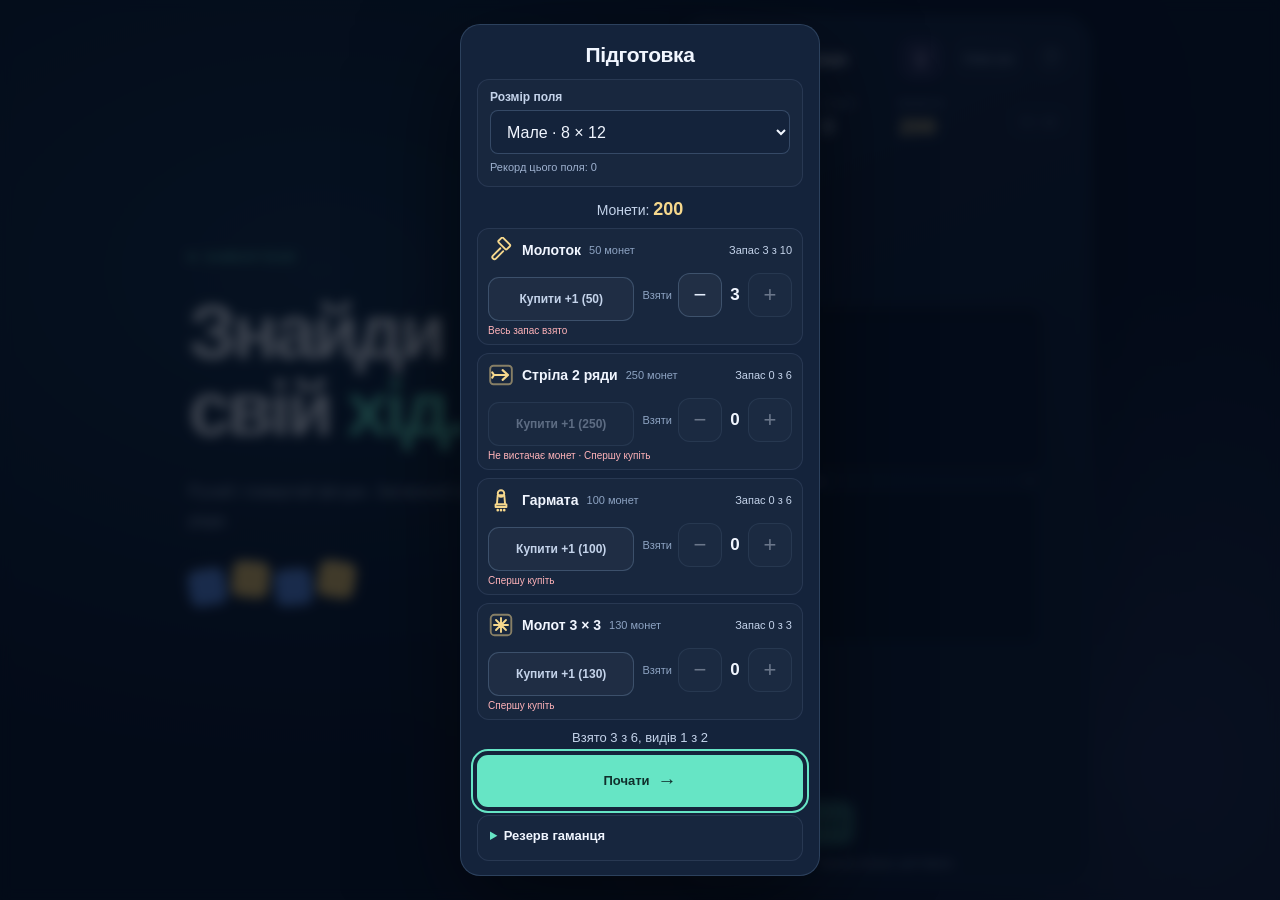
<file: index.html>
<!doctype html>
<html lang="uk">
<head>
  <meta charset="utf-8">
  <meta name="viewport" content="width=device-width, initial-scale=1, viewport-fit=cover">
  <meta name="theme-color" content="#101c31">
  <meta name="apple-mobile-web-app-capable" content="yes">
  <meta name="apple-mobile-web-app-title" content="Блоки">
  <meta name="description" content="Кольорові ряди — головоломка з поворотами й ланцюговим очищенням рядів.">
  <title>Кольорові ряди · Gameofyear</title>
  <link rel="manifest" href="./manifest.webmanifest">
  <link rel="apple-touch-icon" sizes="180x180" href="./icons/apple-touch-icon.png">
  <link rel="icon" href="data:image/svg+xml,%3Csvg xmlns='http://www.w3.org/2000/svg' viewBox='0 0 32 32'%3E%3Crect width='32' height='32' rx='9' fill='%23101c31'/%3E%3Cpath d='M7 7h8v8H7z' fill='%235D8FE8'/%3E%3Cpath d='M17 7h8v8h-8z' fill='%23F3C969'/%3E%3Cpath d='M7 17h8v8H7z' fill='%23F3C969'/%3E%3Cpath d='M17 17h8v8h-8z' fill='%235D8FE8'/%3E%3C/svg%3E">
  <link rel="stylesheet" href="./styles.css?v=order-9de2c874c5">
</head>
<body>
  <main class="layout">
    <aside class="intro" aria-label="Про гру">
      <span class="eyebrow"><i></i> GAMEOFYEAR</span>
      <h1>Знайди<br>свій <em>хід.</em></h1>
      <p>Рухай і повертай фігури. Заповнюй горизонтальні ряди.</p>
      <div class="intro-tiles" aria-hidden="true"><b></b><b></b><b></b><b></b></div>
    </aside>

    <section class="game-shell" aria-label="Кольорові ряди">
      <div class="game-header">
        <header class="masthead">
          <div class="brand"><div class="brand-mark" aria-hidden="true"><i></i><i></i><i></i><i></i></div><span>Кольорові ряди</span></div>
          <div class="masthead-actions">
            <button id="hintButton" class="hint-button" type="button" aria-label="Підказати хід" title="Підказати хід">
              <span class="hint-icon" aria-hidden="true">
                <svg width="22" height="22" viewBox="0 0 24 24" fill="none" stroke="currentColor" stroke-width="1.75" stroke-linecap="round" stroke-linejoin="round" focusable="false">
                  <path d="M9 18v-1a4 4 0 0 0-1.4-3.1 6 6 0 1 1 8.8 0A4 4 0 0 0 15 17v1H9m1 3h4"/>
                </svg>
              </span>
            </button>
            <button id="newGameButton" class="new-game-button" type="button">Нова гра</button>
            <button id="helpButton" class="icon-button" type="button" aria-label="Як грати">?</button>
          </div>
        </header>
        <div class="hud">
          <div><span class="label">ОЧКИ<span id="best" class="best" aria-label="Рекорд">Рекорд 0</span></span><strong id="score">0</strong></div>
          <div class="turn-card"><span class="label">ХОДІВ</span><b id="turn">0</b></div>
          <div class="coin-card"><span class="label">МОНЕТИ</span><b id="coins">0</b></div>
          <div id="fieldBadge" class="field-badge" aria-label="Розмір поля">8 × 12</div>
        </div>
      </div>

      <div id="playArea" class="play-area">
        <div class="board-slot">
          <div id="boardFrame" class="board-frame">
            <canvas id="board" aria-label="Ігрове поле. Вибери фігуру й перетягни вільним шляхом у будь-який бік." tabindex="0"></canvas>
            <div id="gameOver" class="game-over" hidden>
              <div class="game-over-card">
                <h2>Гру завершено</h2>
                <p>Верхній ряд залишився зайнятим.</p>
                <p id="newRecord" class="new-record" role="status" hidden>Новий рекорд!</p>
                <strong id="finalScore">0</strong>
                <span class="label">НАБРАНО ОЧОК</span>
                <p id="coinsEarned" class="coins-earned" role="status"></p>
                <p id="walletWarning" class="wallet-warning" role="status" hidden>Гаманець не вдалося записати</p>
                <p id="returnedTools" class="returned-tools" hidden></p>
                <button id="retryButton" class="primary-button" type="button">Ще партію <span>↗</span></button>
                <button id="copyResultButton" class="secondary-button" type="button" aria-label="Скопіювати результати партії">Скопіювати результати</button>
                <textarea id="copyResultText" class="copy-text" readonly hidden rows="3" aria-label="Текст результатів для ручного копіювання"></textarea>
                <p id="copyResultStatus" class="copy-status" role="status" aria-live="polite"></p>
              </div>
            </div>
            <div id="gain" class="score-gain" aria-hidden="true"></div>
          </div>
        </div>
        <section class="next-section" aria-labelledby="nextRowLabel">
          <div class="next-label"><span id="nextRowLabel">Наступний ряд</span><span class="next-arrow" aria-hidden="true">↑</span></div>
          <canvas id="nextRow" aria-label="Наступний ряд"></canvas>
        </section>
      </div>

      <div id="toolbar" class="toolbar">
        <button id="rotateLeftButton" class="rotate-button" type="button" aria-label="Повернути вліво" disabled><span class="rotate-icon" aria-hidden="true">↶</span>Вліво</button>
        <button id="rotateRightButton" class="rotate-button" type="button" aria-label="Повернути вправо" disabled><span class="rotate-icon" aria-hidden="true">↷</span>Вправо</button>
      </div>
      <div id="toolActions" class="tool-actions" hidden>
        <button id="cancelTool" class="secondary-button" type="button">Скасувати</button>
        <button id="applyTool" class="secondary-button apply-tool" type="button">Застосувати</button>
      </div>
      <p id="status" class="status" role="status" aria-live="polite">Торкнись фігури, щоб обрати.</p>
      <noscript>Для гри потрібно увімкнути JavaScript у браузері.</noscript>
    </section>
  </main>

  <dialog id="helpDialog" aria-labelledby="helpTitle">
    <div class="help-heading">
      <h2 id="helpTitle">Як грати</h2>
      <button id="closeHelp" class="icon-button" type="button" aria-label="Закрити довідку">×</button>
    </div>
    <details id="gameHistory" class="history">
      <summary>Історія партій</summary>
      <div class="history-content">
        <p id="historyEmpty" class="history-empty" hidden>Журнал поки порожній.</p>
        <ul id="historyList" class="history-list"></ul>
        <textarea id="copyHistoryText" class="copy-text" readonly hidden rows="4" aria-label="Журнал вибраної партії для ручного копіювання"></textarea>
        <p id="copyHistoryStatus" class="copy-status" role="status" aria-live="polite"></p>
      </div>
    </details>
    <ol class="rules">
      <li><b>Переміщуй фігури</b><p>Перетягни фігуру вгору, вниз або вбік вільним шляхом. Зміна позиції після відпускання коштує один хід.</p></li>
      <li><b>Повертай фігури зі світлою рамкою</b><p>Обери таку фігуру й натисни Вліво чи Вправо. Поворот — повноцінний хід, як і переміщення; за потреби фігуру підіймає до вільної позиції.</p></li>
      <li><b>Підказати хід</b><p>Натисни лампочку біля «Нова гра». Протягом усієї партії вона може показати фігуру й місце або поворот, що ведуть до очищення. Запит підказки коштує 0 ходів.</p></li>
      <li><b>Інструменти</b>
        <ul class="help-tools">
          <li data-kind="hammer"><span class="help-tool-chip"><svg class="tool-icon" viewBox="0 0 24 24" width="22" height="22" aria-hidden="true"><rect x="9.5" y="3" width="11" height="6" rx="1.4" transform="rotate(45 15 6)"/><path d="M11.4 10.4L4.6 17.2a1.9 1.9 0 0 0 2.7 2.7l6.8-6.8"/></svg></span><span><b>Молоток.</b> Прибирає цілу фігуру, якої торкнешся.</span></li>
          <li data-kind="arrow"><span class="help-tool-chip"><svg class="tool-icon" viewBox="0 0 24 24" width="22" height="22" aria-hidden="true"><rect x="2" y="3.5" width="20" height="17" rx="3" stroke-opacity=".5"/><path d="M5.5 12h12.5M13.5 7.5L18.5 12l-5 4.5M5.5 12l-1.6-2.4M5.5 12l-1.6 2.4" stroke-width="2"/></svg></span><span><b>Стріла 2 ряди.</b> Прибирає ряд, якого торкнешся, і наступний нижче (біля нижнього краю — два нижні ряди).</span></li>
          <li data-kind="cannon"><span class="help-tool-chip"><svg class="tool-icon" viewBox="0 0 24 24" width="22" height="22" aria-hidden="true"><circle cx="12" cy="6" r="3"/><path d="M9 7.5h6l.8 8.5H8.2z"/><path d="M7 16h10v2.4H7z"/><path d="M9 21.3v.2M12 21.3v.2M15 21.3v.2" stroke-width="2.4"/></svg></span><span><b>Гармата.</b> Прибирає дві сусідні колонки: торкнись лівої.</span></li>
          <li data-kind="areaHammer"><span class="help-tool-chip"><svg class="tool-icon" viewBox="0 0 24 24" width="22" height="22" aria-hidden="true"><rect x="2.5" y="2.5" width="19" height="19" rx="3.5" stroke-opacity=".5"/><path d="M12 5.5v13M5.5 12h13M7.4 7.4l9.2 9.2M16.6 7.4l-9.2 9.2"/></svg></span><span><b>Молот 3 × 3.</b> Прибирає клітинки квадрата 3 × 3; торкнись його верхньої лівої клітинки.</span></li>
        </ul>
        <p>Торкнись інструмента, а тоді цілі; натисни «Застосувати» або «Скасувати». Біля правого краю пара колонок, а біля правого й нижнього країв квадрат зміщується всередину поля. За кожну прибрану інструментом клітинку — 10 очок, за звичайне очищення ряду — 100. Інструмент коштує 0 ходів. Порожнє поле заповнюється показаним рядом.</p></li>
      <li><b>Монети й підготовка</b><p>Коли партія завершується (поразка або «Нова гра» з підтвердженням), нараховується 5 монет за кожні повні 100 очок і ще 10 за кожні повні 1000; кожну партію зараховують один раз. На екрані «Підготовка» заряди купують по одному (молоток 50, стріла 250, гармата 100, молот 3 × 3 — 130 монет, запас обмежено) і беруть у партію до 6 зарядів, до двох видів; можна не брати жодного. Невикористані заряди повертаються в запас.</p></li>
      <li><b>Заповнюй горизонтальні ряди</b><p>Повний ряд очищається, якщо всі блоки одного кольору або в ньому є райдужна клітинка. Кожен очищений ряд дає 100 очок. Якщо ряд зник до підйому, показаний ряд зазвичай чекає. У новій партії порядок синього, жовтого й зеленого випадковий: перший від початку, другий від 3000 очок, третій від 5000. Райдужна смужка доступна від 3000 очок.</p></li>
      <li><b>Резервний код гаманця</b><p>На екрані «Підготовка» відкрий «Резерв гаманця» й скопіюй код: це захист від втрати гаманця (наприклад, коли браузер очистив дані), а не від підробки. Вставити код і відновити гаманець можна лише тут, між партіями.</p></li>
    </ol>
    <div class="help-tip">Партія завершується, якщо після падіння й очищень верхній ряд зайнятий. Біля верху або після шести ходів без очищення гра може підібрати рятувальний ряд. До 1000 очок можлива разова пауза підйому.</div>
    <button id="copyJournalButton" class="secondary-button" type="button" aria-label="Скопіювати журнал останніх партій">Скопіювати журнал партій</button>
    <textarea id="copyJournalText" class="copy-text" readonly hidden rows="5" aria-label="Текст журналу для ручного копіювання"></textarea>
    <p id="copyJournalStatus" class="copy-status" role="status" aria-live="polite"></p>
    <p id="offlineStatus" class="offline-status" role="status" hidden>Офлайн готовий</p>
    <button id="playButton" class="primary-button" type="button">До гри <span>→</span></button>
  </dialog>
  <dialog id="confirmNew" class="loadout-dialog" aria-labelledby="confirmTitle" aria-describedby="confirmText">
    <div class="confirm-card">
      <h2 id="confirmTitle">Нова гра</h2>
      <p id="confirmText">Партію буде зараховано як завершену.</p>
      <div class="loadout-options">
        <button id="confirmYes" class="primary-button" type="button">Так, зарахувати</button>
      </div>
      <button id="confirmCancel" class="secondary-button" type="button">Скасувати</button>
    </div>
  </dialog>
  <dialog id="loadoutDialog" class="loadout-dialog shop-dialog" aria-labelledby="loadoutTitle" aria-describedby="loadoutSummary">
    <div class="confirm-card shop-card">
      <h2 id="loadoutTitle">Підготовка</h2>
      <p id="loadoutNotice" class="loadout-notice" role="status" hidden></p>
      <div class="field-choice">
        <label for="fieldSize">Розмір поля</label>
        <select id="fieldSize" aria-describedby="fieldRecord"></select>
        <p id="fieldRecord" role="status" aria-live="polite">Рекорд цього поля: 0</p>
      </div>
      <p class="shop-coins">Монети: <strong id="loadoutCoins">0</strong></p>
      <ul id="loadoutList" class="shop-list"></ul>
      <p id="loadoutSummary" class="loadout-summary" role="status" aria-live="polite">Взято 0 з 6, видів 0 з 2</p>
      <button id="loadoutStart" class="primary-button" type="button" autofocus>Почати <span>→</span></button>
      <button id="loadoutCancel" class="secondary-button" type="button">Скасувати</button>
      <details id="walletBackup" class="backup">
        <summary>Резерв гаманця</summary>
        <div class="backup-content">
          <p class="backup-hint">Збережи код, щоб відновити монети й запас, якщо браузер їх втратить.</p>
          <button id="walletCopyButton" class="secondary-button" type="button" aria-label="Скопіювати код гаманця">Скопіювати код</button>
          <textarea id="walletCopyText" class="copy-text backup-text" readonly hidden rows="3" aria-label="Код гаманця для ручного копіювання"></textarea>
          <p id="walletCopyStatus" class="copy-status" role="status" aria-live="polite"></p>
          <label for="walletPaste" class="backup-label">Вставити код</label>
          <textarea id="walletPaste" class="copy-text backup-text" rows="3" autocomplete="off" autocapitalize="off" autocorrect="off" spellcheck="false" placeholder="KRW2 c=… h=… a=… k=… q=… #…"></textarea>
          <button id="walletRestoreButton" class="secondary-button" type="button">Відновити</button>
          <p id="walletRestoreStatus" class="backup-status" role="status" aria-live="polite"></p>
          <div id="walletConfirm" class="backup-confirm" hidden>
            <p id="walletPreview" class="backup-preview"></p>
            <p class="backup-ask">Замінити поточний гаманець?</p>
            <div class="backup-confirm-actions">
              <button id="walletReplace" class="secondary-button" type="button">Замінити</button>
              <button id="walletReplaceCancel" class="secondary-button" type="button">Скасувати</button>
            </div>
          </div>
        </div>
      </details>
    </div>
  </dialog>
  <script type="module" src="./main.mjs?v=order-9de2c874c5"></script>
</body>
</html>
</file>
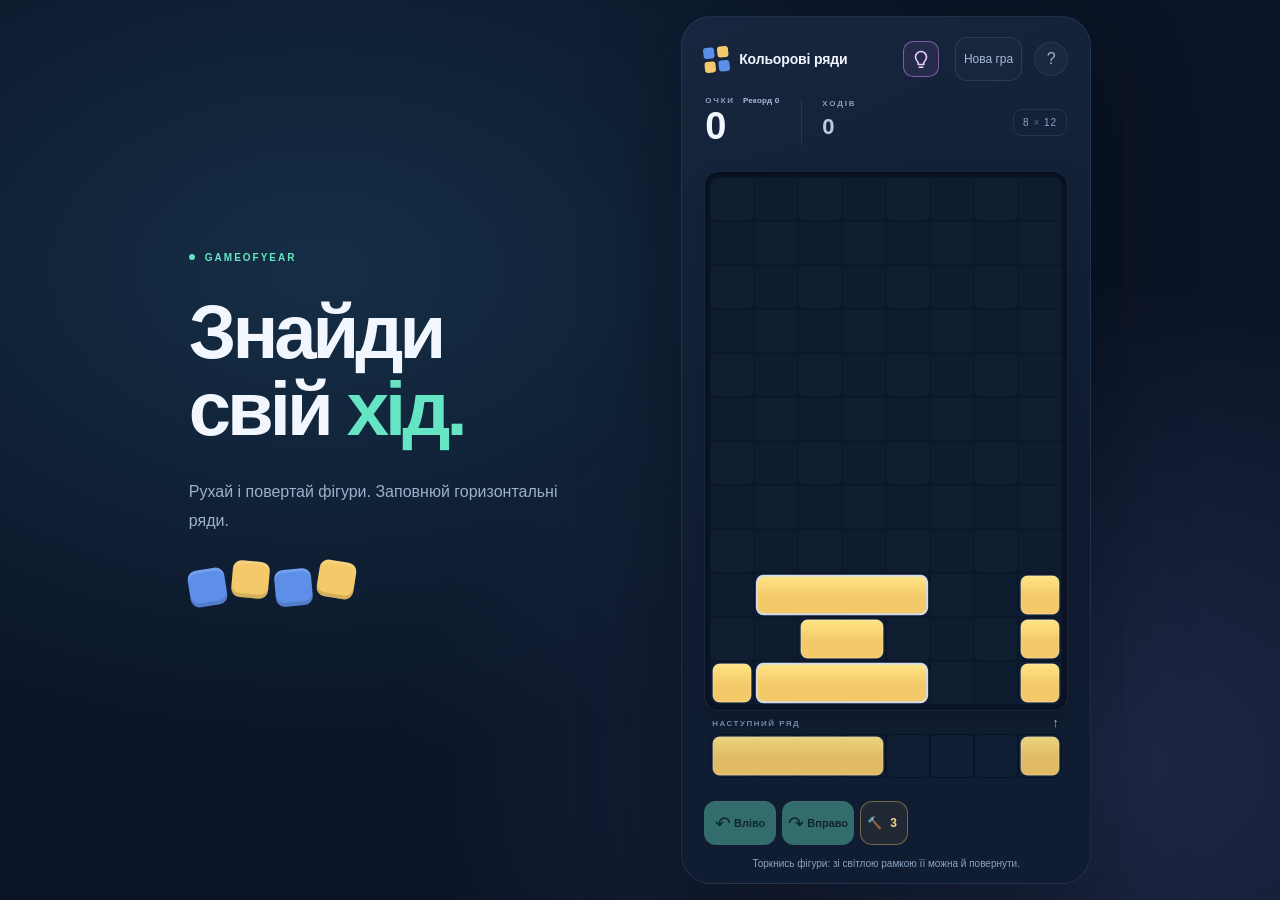
<file: a0-1b2f87c23d/index.html>
<!doctype html>
<html lang="uk">
<head>
  <meta charset="utf-8">
  <meta name="viewport" content="width=device-width, initial-scale=1, viewport-fit=cover">
  <meta name="theme-color" content="#101c31">
  <meta name="apple-mobile-web-app-capable" content="yes">
  <meta name="apple-mobile-web-app-title" content="Блоки">
  <meta name="description" content="Кольорові ряди — головоломка з поворотами й ланцюговим очищенням рядів.">
  <title>Кольорові ряди · Gameofyear</title>
  <link rel="manifest" href="./manifest.webmanifest">
  <link rel="apple-touch-icon" sizes="180x180" href="./icons/apple-touch-icon.png">
  <link rel="icon" href="data:image/svg+xml,%3Csvg xmlns='http://www.w3.org/2000/svg' viewBox='0 0 32 32'%3E%3Crect width='32' height='32' rx='9' fill='%23101c31'/%3E%3Cpath d='M7 7h8v8H7z' fill='%235D8FE8'/%3E%3Cpath d='M17 7h8v8h-8z' fill='%23F3C969'/%3E%3Cpath d='M7 17h8v8H7z' fill='%23F3C969'/%3E%3Cpath d='M17 17h8v8h-8z' fill='%235D8FE8'/%3E%3C/svg%3E">
  <link rel="stylesheet" href="./styles.css?v=a0-1b2f87c23d">
</head>
<body>
  <main class="layout">
    <aside class="intro" aria-label="Про гру">
      <span class="eyebrow"><i></i> GAMEOFYEAR</span>
      <h1>Знайди<br>свій <em>хід.</em></h1>
      <p>Рухай і повертай фігури. Заповнюй горизонтальні ряди.</p>
      <div class="intro-tiles" aria-hidden="true"><b></b><b></b><b></b><b></b></div>
    </aside>

    <section class="game-shell" aria-label="Кольорові ряди">
      <div class="game-header">
        <header class="masthead">
          <div class="brand"><div class="brand-mark" aria-hidden="true"><i></i><i></i><i></i><i></i></div><span>Кольорові ряди</span></div>
          <div class="masthead-actions">
            <button id="hintButton" class="hint-button" type="button" aria-label="Підказати хід" title="Підказати хід">
              <span class="hint-icon" aria-hidden="true">
                <svg width="22" height="22" viewBox="0 0 24 24" fill="none" stroke="currentColor" stroke-width="1.75" stroke-linecap="round" stroke-linejoin="round" focusable="false">
                  <path d="M9 18v-1a4 4 0 0 0-1.4-3.1 6 6 0 1 1 8.8 0A4 4 0 0 0 15 17v1H9m1 3h4"/>
                </svg>
              </span>
            </button>
            <button id="newGameButton" class="new-game-button" type="button">Нова гра</button>
            <button id="helpButton" class="icon-button" type="button" aria-label="Як грати">?</button>
          </div>
        </header>
        <div class="hud">
          <div><span class="label">ОЧКИ<span id="best" class="best" aria-label="Рекорд">Рекорд 0</span></span><strong id="score">0</strong></div>
          <div class="turn-card"><span class="label">ХОДІВ</span><b id="turn">0</b></div>
          <div class="field-badge">8 <span>×</span> 12</div>
        </div>
      </div>

      <div id="playArea" class="play-area">
        <div class="board-slot">
          <div id="boardFrame" class="board-frame">
            <canvas id="board" aria-label="Ігрове поле. Вибери фігуру й перетягни вільним шляхом у будь-який бік." tabindex="0"></canvas>
            <div id="gameOver" class="game-over" hidden>
              <div class="game-over-card">
                <h2>Гру завершено</h2>
                <p>Верхній ряд залишився зайнятим.</p>
                <p id="newRecord" class="new-record" role="status" hidden>Новий рекорд!</p>
                <strong id="finalScore">0</strong>
                <span class="label">НАБРАНО ОЧОК</span>
                <button id="retryButton" class="primary-button" type="button">Ще партію <span>↗</span></button>
                <button id="copyResultButton" class="secondary-button" type="button" aria-label="Скопіювати результати партії">Скопіювати результати</button>
                <textarea id="copyResultText" class="copy-text" readonly hidden rows="3" aria-label="Текст результатів для ручного копіювання"></textarea>
                <p id="copyResultStatus" class="copy-status" role="status" aria-live="polite"></p>
              </div>
            </div>
            <div id="gain" class="score-gain" aria-hidden="true"></div>
          </div>
        </div>
        <section class="next-section" aria-labelledby="nextRowLabel">
          <div class="next-label"><span id="nextRowLabel">Наступний ряд</span><span class="next-arrow" aria-hidden="true">↑</span></div>
          <canvas id="nextRow" aria-label="Наступний ряд"></canvas>
        </section>
      </div>

      <div class="toolbar">
        <button id="rotateLeftButton" class="rotate-button" type="button" aria-label="Повернути вліво" disabled><span class="rotate-icon" aria-hidden="true">↶</span>Вліво</button>
        <button id="rotateRightButton" class="rotate-button" type="button" aria-label="Повернути вправо" disabled><span class="rotate-icon" aria-hidden="true">↷</span>Вправо</button>
        <button id="hammerButton" class="hammer-button" type="button" aria-pressed="false" aria-label="Молоток, залишилось 3 удари" disabled>
          <span aria-hidden="true">🔨</span><span id="hammerCount" class="hammer-count" aria-hidden="true">3</span>
        </button>
      </div>
      <p id="status" class="status" role="status" aria-live="polite">Торкнись фігури, щоб обрати.</p>
      <noscript>Для гри потрібно увімкнути JavaScript у браузері.</noscript>
    </section>
  </main>

  <dialog id="helpDialog" aria-labelledby="helpTitle">
    <div class="help-heading">
      <h2 id="helpTitle">Як грати</h2>
      <button id="closeHelp" class="icon-button" type="button" aria-label="Закрити довідку">×</button>
    </div>
    <details id="gameHistory" class="history">
      <summary>Історія партій</summary>
      <div class="history-content">
        <p id="historyEmpty" class="history-empty" hidden>Журнал поки порожній.</p>
        <ul id="historyList" class="history-list"></ul>
        <textarea id="copyHistoryText" class="copy-text" readonly hidden rows="4" aria-label="Журнал вибраної партії для ручного копіювання"></textarea>
        <p id="copyHistoryStatus" class="copy-status" role="status" aria-live="polite"></p>
      </div>
    </details>
    <ol class="rules">
      <li><b>Переміщуй фігури</b><p>Перетягни фігуру вгору, вниз або вбік вільним шляхом. Зміна позиції після відпускання коштує один хід.</p></li>
      <li><b>Повертай фігури зі світлою рамкою</b><p>Обери таку фігуру й натисни Вліво чи Вправо. Поворот — повноцінний хід, як і переміщення; за потреби фігуру підіймає до вільної позиції.</p></li>
      <li><b>Підказати хід</b><p>Натисни лампочку біля «Нова гра». Протягом усієї партії вона може показати фігуру й місце або поворот, що ведуть до очищення. Запит підказки коштує 0 ходів.</p></li>
      <li><b>Молоток</b><p>На партію є три удари. Натисни молоток і торкнись фігури, щоб прибрати її цілком. Якщо поле очиститься повністю, його заповнить показаний ряд.</p></li>
      <li><b>Заповнюй горизонтальні ряди</b><p>Повний ряд очищається, якщо всі блоки одного кольору або в ньому є райдужна клітинка. Кожен очищений ряд дає 100 очок. Якщо ряд зник до підйому, показаний ряд зазвичай чекає. Від 3000 очок додається другий колір, а від 4000 — райдужна смужка.</p></li>
    </ol>
    <div class="help-tip">Партія завершується, якщо після падіння й очищень верхній ряд зайнятий. Біля верху або після шести ходів без очищення гра може підібрати рятувальний ряд. До 1000 очок можлива разова пауза підйому.</div>
    <button id="copyJournalButton" class="secondary-button" type="button" aria-label="Скопіювати журнал останніх партій">Скопіювати журнал партій</button>
    <textarea id="copyJournalText" class="copy-text" readonly hidden rows="5" aria-label="Текст журналу для ручного копіювання"></textarea>
    <p id="copyJournalStatus" class="copy-status" role="status" aria-live="polite"></p>
    <button id="playButton" class="primary-button" type="button">До гри <span>→</span></button>
  </dialog>
  <div id="confirmNew" class="confirm" role="alertdialog" aria-modal="true" aria-labelledby="confirmTitle" aria-describedby="confirmText" hidden>
    <div class="confirm-card">
      <h2 id="confirmTitle">Почати нову партію?</h2>
      <p id="confirmText">Поточну буде втрачено.</p>
      <div class="confirm-actions">
        <button id="confirmCancel" class="secondary-button" type="button" aria-label="Скасувати: лишити поточну партію">Скасувати</button>
        <button id="confirmStart" class="primary-button" type="button" aria-label="Почати нову партію">Почати</button>
      </div>
    </div>
  </div>
  <script type="module" src="./main.mjs?v=a0-1b2f87c23d"></script>
</body>
</html>
</file>
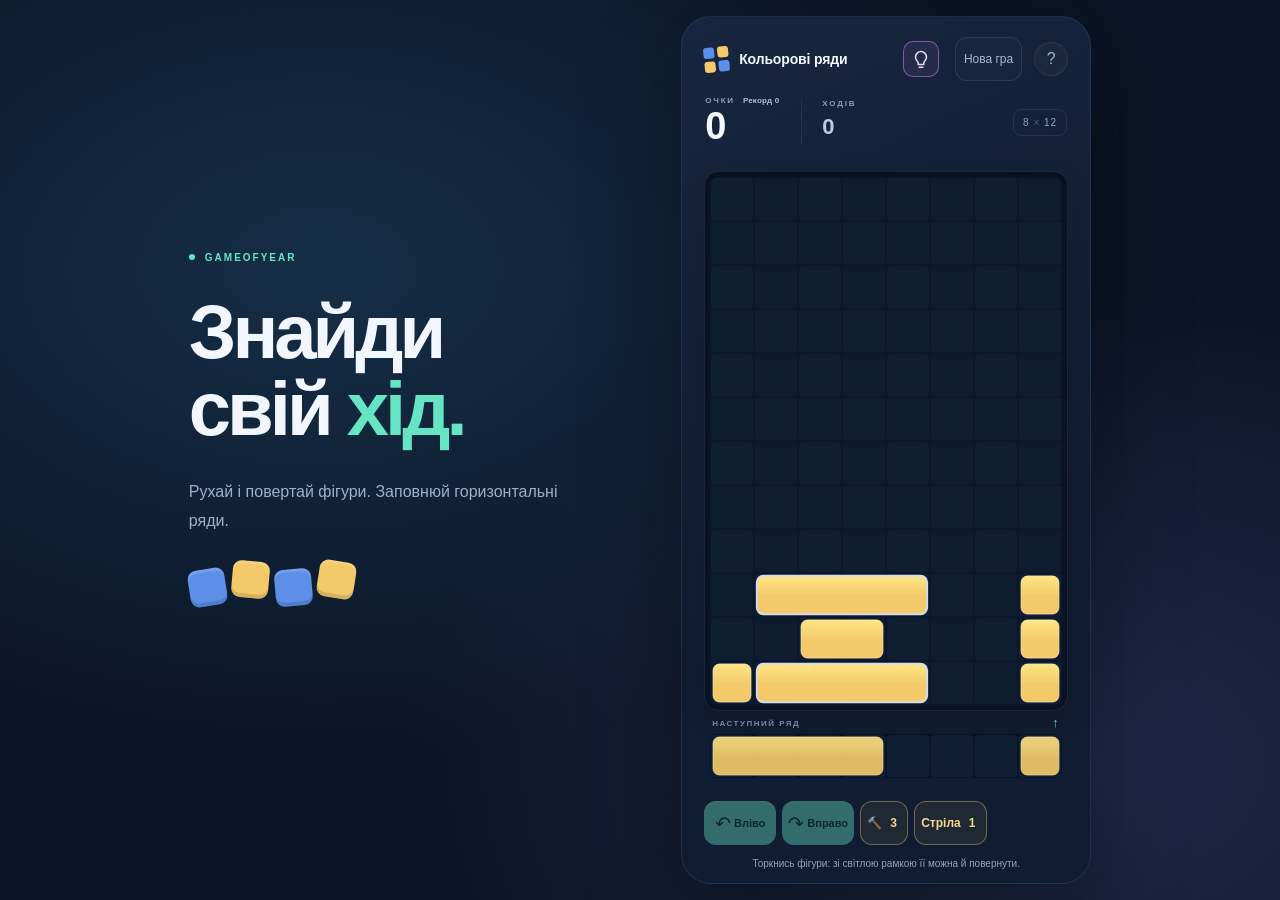
<file: a1-de0f23cea3/index.html>
<!doctype html>
<html lang="uk">
<head>
  <meta charset="utf-8">
  <meta name="viewport" content="width=device-width, initial-scale=1, viewport-fit=cover">
  <meta name="theme-color" content="#101c31">
  <meta name="apple-mobile-web-app-capable" content="yes">
  <meta name="apple-mobile-web-app-title" content="Блоки">
  <meta name="description" content="Кольорові ряди — головоломка з поворотами й ланцюговим очищенням рядів.">
  <title>Кольорові ряди · Gameofyear</title>
  <link rel="manifest" href="./manifest.webmanifest">
  <link rel="apple-touch-icon" sizes="180x180" href="./icons/apple-touch-icon.png">
  <link rel="icon" href="data:image/svg+xml,%3Csvg xmlns='http://www.w3.org/2000/svg' viewBox='0 0 32 32'%3E%3Crect width='32' height='32' rx='9' fill='%23101c31'/%3E%3Cpath d='M7 7h8v8H7z' fill='%235D8FE8'/%3E%3Cpath d='M17 7h8v8h-8z' fill='%23F3C969'/%3E%3Cpath d='M7 17h8v8H7z' fill='%23F3C969'/%3E%3Cpath d='M17 17h8v8h-8z' fill='%235D8FE8'/%3E%3C/svg%3E">
  <link rel="stylesheet" href="./styles.css?v=a1-de0f23cea3">
</head>
<body>
  <main class="layout">
    <aside class="intro" aria-label="Про гру">
      <span class="eyebrow"><i></i> GAMEOFYEAR</span>
      <h1>Знайди<br>свій <em>хід.</em></h1>
      <p>Рухай і повертай фігури. Заповнюй горизонтальні ряди.</p>
      <div class="intro-tiles" aria-hidden="true"><b></b><b></b><b></b><b></b></div>
    </aside>

    <section class="game-shell" aria-label="Кольорові ряди">
      <div class="game-header">
        <header class="masthead">
          <div class="brand"><div class="brand-mark" aria-hidden="true"><i></i><i></i><i></i><i></i></div><span>Кольорові ряди</span></div>
          <div class="masthead-actions">
            <button id="hintButton" class="hint-button" type="button" aria-label="Підказати хід" title="Підказати хід">
              <span class="hint-icon" aria-hidden="true">
                <svg width="22" height="22" viewBox="0 0 24 24" fill="none" stroke="currentColor" stroke-width="1.75" stroke-linecap="round" stroke-linejoin="round" focusable="false">
                  <path d="M9 18v-1a4 4 0 0 0-1.4-3.1 6 6 0 1 1 8.8 0A4 4 0 0 0 15 17v1H9m1 3h4"/>
                </svg>
              </span>
            </button>
            <button id="newGameButton" class="new-game-button" type="button">Нова гра</button>
            <button id="helpButton" class="icon-button" type="button" aria-label="Як грати">?</button>
          </div>
        </header>
        <div class="hud">
          <div><span class="label">ОЧКИ<span id="best" class="best" aria-label="Рекорд">Рекорд 0</span></span><strong id="score">0</strong></div>
          <div class="turn-card"><span class="label">ХОДІВ</span><b id="turn">0</b></div>
          <div class="field-badge">8 <span>×</span> 12</div>
        </div>
      </div>

      <div id="playArea" class="play-area">
        <div class="board-slot">
          <div id="boardFrame" class="board-frame">
            <canvas id="board" aria-label="Ігрове поле. Вибери фігуру й перетягни вільним шляхом у будь-який бік." tabindex="0"></canvas>
            <div id="gameOver" class="game-over" hidden>
              <div class="game-over-card">
                <h2>Гру завершено</h2>
                <p>Верхній ряд залишився зайнятим.</p>
                <p id="newRecord" class="new-record" role="status" hidden>Новий рекорд!</p>
                <strong id="finalScore">0</strong>
                <span class="label">НАБРАНО ОЧОК</span>
                <button id="retryButton" class="primary-button" type="button">Ще партію <span>↗</span></button>
                <button id="copyResultButton" class="secondary-button" type="button" aria-label="Скопіювати результати партії">Скопіювати результати</button>
                <textarea id="copyResultText" class="copy-text" readonly hidden rows="3" aria-label="Текст результатів для ручного копіювання"></textarea>
                <p id="copyResultStatus" class="copy-status" role="status" aria-live="polite"></p>
              </div>
            </div>
            <div id="gain" class="score-gain" aria-hidden="true"></div>
          </div>
        </div>
        <section class="next-section" aria-labelledby="nextRowLabel">
          <div class="next-label"><span id="nextRowLabel">Наступний ряд</span><span class="next-arrow" aria-hidden="true">↑</span></div>
          <canvas id="nextRow" aria-label="Наступний ряд"></canvas>
        </section>
      </div>

      <div id="toolbar" class="toolbar">
        <button id="rotateLeftButton" class="rotate-button" type="button" aria-label="Повернути вліво" disabled><span class="rotate-icon" aria-hidden="true">↶</span>Вліво</button>
        <button id="rotateRightButton" class="rotate-button" type="button" aria-label="Повернути вправо" disabled><span class="rotate-icon" aria-hidden="true">↷</span>Вправо</button>
        <button id="hammerButton" class="tool-button" type="button" aria-pressed="false" aria-label="Молоток, 3 заряди" disabled>
          <span aria-hidden="true">🔨</span><span id="hammerCount" class="tool-count" aria-hidden="true">3</span>
        </button>
        <button id="lineToolButton" class="tool-button" type="button" aria-pressed="false" aria-label="Стріла, 1 заряд" disabled>
          <span id="lineToolName" aria-hidden="true">Стріла</span><span id="lineToolCount" class="tool-count" aria-hidden="true">1</span>
        </button>
      </div>
      <div id="toolActions" class="tool-actions" hidden>
        <button id="cancelTool" class="secondary-button" type="button">Скасувати</button>
        <button id="applyTool" class="secondary-button apply-tool" type="button">Застосувати</button>
      </div>
      <p id="status" class="status" role="status" aria-live="polite">Торкнись фігури, щоб обрати.</p>
      <noscript>Для гри потрібно увімкнути JavaScript у браузері.</noscript>
    </section>
  </main>

  <dialog id="helpDialog" aria-labelledby="helpTitle">
    <div class="help-heading">
      <h2 id="helpTitle">Як грати</h2>
      <button id="closeHelp" class="icon-button" type="button" aria-label="Закрити довідку">×</button>
    </div>
    <details id="gameHistory" class="history">
      <summary>Історія партій</summary>
      <div class="history-content">
        <p id="historyEmpty" class="history-empty" hidden>Журнал поки порожній.</p>
        <ul id="historyList" class="history-list"></ul>
        <textarea id="copyHistoryText" class="copy-text" readonly hidden rows="4" aria-label="Журнал вибраної партії для ручного копіювання"></textarea>
        <p id="copyHistoryStatus" class="copy-status" role="status" aria-live="polite"></p>
      </div>
    </details>
    <ol class="rules">
      <li><b>Переміщуй фігури</b><p>Перетягни фігуру вгору, вниз або вбік вільним шляхом. Зміна позиції після відпускання коштує один хід.</p></li>
      <li><b>Повертай фігури зі світлою рамкою</b><p>Обери таку фігуру й натисни Вліво чи Вправо. Поворот — повноцінний хід, як і переміщення; за потреби фігуру підіймає до вільної позиції.</p></li>
      <li><b>Підказати хід</b><p>Натисни лампочку біля «Нова гра». Протягом усієї партії вона може показати фігуру й місце або поворот, що ведуть до очищення. Запит підказки коштує 0 ходів.</p></li>
      <li><b>Інструменти</b><p>Молоток прибирає цілу фігуру, стріла — ряд, пушка — колонку. Торкнись інструмента і цілі, а тоді натисни «Застосувати» або «Скасувати». За кожну прибрану інструментом клітинку — 10 очок, за звичайне очищення ряду — 100. Інструмент коштує 0 ходів. Порожнє поле заповнюється показаним рядом.</p></li>
      <li><b>Заповнюй горизонтальні ряди</b><p>Повний ряд очищається, якщо всі блоки одного кольору або в ньому є райдужна клітинка. Кожен очищений ряд дає 100 очок. Якщо ряд зник до підйому, показаний ряд зазвичай чекає. Від 3000 очок додається другий колір, а від 4000 — райдужна смужка.</p></li>
    </ol>
    <div class="help-tip">Партія завершується, якщо після падіння й очищень верхній ряд зайнятий. Біля верху або після шести ходів без очищення гра може підібрати рятувальний ряд. До 1000 очок можлива разова пауза підйому.</div>
    <button id="copyJournalButton" class="secondary-button" type="button" aria-label="Скопіювати журнал останніх партій">Скопіювати журнал партій</button>
    <textarea id="copyJournalText" class="copy-text" readonly hidden rows="5" aria-label="Текст журналу для ручного копіювання"></textarea>
    <p id="copyJournalStatus" class="copy-status" role="status" aria-live="polite"></p>
    <button id="playButton" class="primary-button" type="button">До гри <span>→</span></button>
  </dialog>
  <dialog id="confirmNew" class="loadout-dialog" aria-labelledby="confirmTitle" aria-describedby="confirmText">
    <div class="confirm-card">
      <h2 id="confirmTitle">Обери набір</h2>
      <p id="confirmText">Набір для нової партії.</p>
      <div class="loadout-options">
        <button id="startArrow" class="primary-button" type="button">Молоток ×3 + стріла ×1</button>
        <button id="startCannon" class="primary-button" type="button">Молоток ×3 + пушка ×1</button>
      </div>
      <button id="confirmCancel" class="secondary-button" type="button">Скасувати</button>
    </div>
  </dialog>
  <script type="module" src="./main.mjs?v=a1-de0f23cea3"></script>
</body>
</html>
</file>
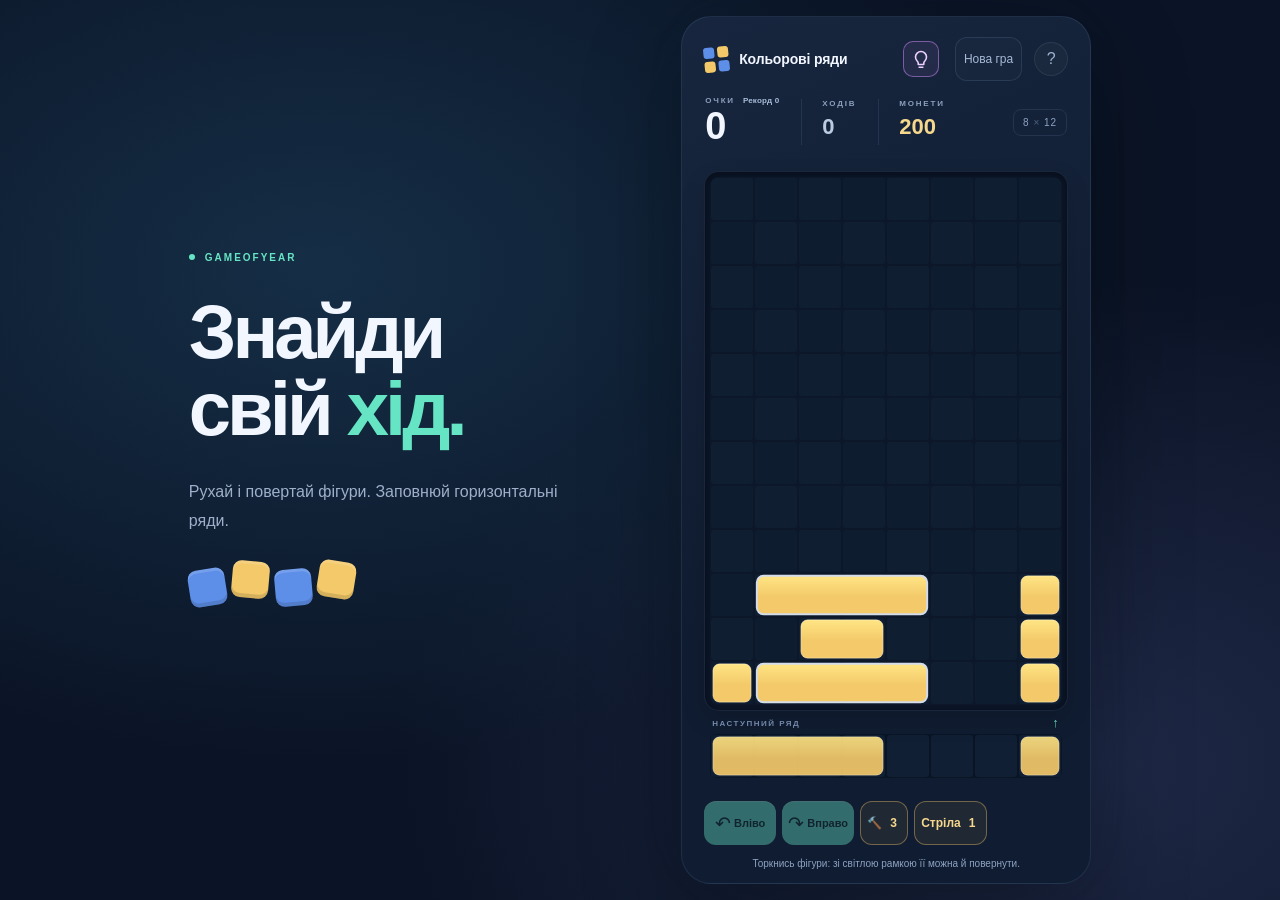
<file: a2-858196272c/index.html>
<!doctype html>
<html lang="uk">
<head>
  <meta charset="utf-8">
  <meta name="viewport" content="width=device-width, initial-scale=1, viewport-fit=cover">
  <meta name="theme-color" content="#101c31">
  <meta name="apple-mobile-web-app-capable" content="yes">
  <meta name="apple-mobile-web-app-title" content="Блоки">
  <meta name="description" content="Кольорові ряди — головоломка з поворотами й ланцюговим очищенням рядів.">
  <title>Кольорові ряди · Gameofyear</title>
  <link rel="manifest" href="./manifest.webmanifest">
  <link rel="apple-touch-icon" sizes="180x180" href="./icons/apple-touch-icon.png">
  <link rel="icon" href="data:image/svg+xml,%3Csvg xmlns='http://www.w3.org/2000/svg' viewBox='0 0 32 32'%3E%3Crect width='32' height='32' rx='9' fill='%23101c31'/%3E%3Cpath d='M7 7h8v8H7z' fill='%235D8FE8'/%3E%3Cpath d='M17 7h8v8h-8z' fill='%23F3C969'/%3E%3Cpath d='M7 17h8v8H7z' fill='%23F3C969'/%3E%3Cpath d='M17 17h8v8h-8z' fill='%235D8FE8'/%3E%3C/svg%3E">
  <link rel="stylesheet" href="./styles.css?v=a2-858196272c">
</head>
<body>
  <main class="layout">
    <aside class="intro" aria-label="Про гру">
      <span class="eyebrow"><i></i> GAMEOFYEAR</span>
      <h1>Знайди<br>свій <em>хід.</em></h1>
      <p>Рухай і повертай фігури. Заповнюй горизонтальні ряди.</p>
      <div class="intro-tiles" aria-hidden="true"><b></b><b></b><b></b><b></b></div>
    </aside>

    <section class="game-shell" aria-label="Кольорові ряди">
      <div class="game-header">
        <header class="masthead">
          <div class="brand"><div class="brand-mark" aria-hidden="true"><i></i><i></i><i></i><i></i></div><span>Кольорові ряди</span></div>
          <div class="masthead-actions">
            <button id="hintButton" class="hint-button" type="button" aria-label="Підказати хід" title="Підказати хід">
              <span class="hint-icon" aria-hidden="true">
                <svg width="22" height="22" viewBox="0 0 24 24" fill="none" stroke="currentColor" stroke-width="1.75" stroke-linecap="round" stroke-linejoin="round" focusable="false">
                  <path d="M9 18v-1a4 4 0 0 0-1.4-3.1 6 6 0 1 1 8.8 0A4 4 0 0 0 15 17v1H9m1 3h4"/>
                </svg>
              </span>
            </button>
            <button id="newGameButton" class="new-game-button" type="button">Нова гра</button>
            <button id="helpButton" class="icon-button" type="button" aria-label="Як грати">?</button>
          </div>
        </header>
        <div class="hud">
          <div><span class="label">ОЧКИ<span id="best" class="best" aria-label="Рекорд">Рекорд 0</span></span><strong id="score">0</strong></div>
          <div class="turn-card"><span class="label">ХОДІВ</span><b id="turn">0</b></div>
          <div class="coin-card"><span class="label">МОНЕТИ</span><b id="coins">0</b></div>
          <div class="field-badge">8 <span>×</span> 12</div>
        </div>
      </div>

      <div id="playArea" class="play-area">
        <div class="board-slot">
          <div id="boardFrame" class="board-frame">
            <canvas id="board" aria-label="Ігрове поле. Вибери фігуру й перетягни вільним шляхом у будь-який бік." tabindex="0"></canvas>
            <div id="gameOver" class="game-over" hidden>
              <div class="game-over-card">
                <h2>Гру завершено</h2>
                <p>Верхній ряд залишився зайнятим.</p>
                <p id="newRecord" class="new-record" role="status" hidden>Новий рекорд!</p>
                <strong id="finalScore">0</strong>
                <span class="label">НАБРАНО ОЧОК</span>
                <p id="coinsEarned" class="coins-earned" role="status"></p>
                <p id="walletWarning" class="wallet-warning" role="status" hidden>Гаманець не вдалося записати</p>
                <p id="returnedTools" class="returned-tools" hidden></p>
                <button id="retryButton" class="primary-button" type="button">Ще партію <span>↗</span></button>
                <button id="copyResultButton" class="secondary-button" type="button" aria-label="Скопіювати результати партії">Скопіювати результати</button>
                <textarea id="copyResultText" class="copy-text" readonly hidden rows="3" aria-label="Текст результатів для ручного копіювання"></textarea>
                <p id="copyResultStatus" class="copy-status" role="status" aria-live="polite"></p>
              </div>
            </div>
            <div id="gain" class="score-gain" aria-hidden="true"></div>
          </div>
        </div>
        <section class="next-section" aria-labelledby="nextRowLabel">
          <div class="next-label"><span id="nextRowLabel">Наступний ряд</span><span class="next-arrow" aria-hidden="true">↑</span></div>
          <canvas id="nextRow" aria-label="Наступний ряд"></canvas>
        </section>
      </div>

      <div id="toolbar" class="toolbar">
        <button id="rotateLeftButton" class="rotate-button" type="button" aria-label="Повернути вліво" disabled><span class="rotate-icon" aria-hidden="true">↶</span>Вліво</button>
        <button id="rotateRightButton" class="rotate-button" type="button" aria-label="Повернути вправо" disabled><span class="rotate-icon" aria-hidden="true">↷</span>Вправо</button>
      </div>
      <div id="toolActions" class="tool-actions" hidden>
        <button id="cancelTool" class="secondary-button" type="button">Скасувати</button>
        <button id="applyTool" class="secondary-button apply-tool" type="button">Застосувати</button>
      </div>
      <p id="status" class="status" role="status" aria-live="polite">Торкнись фігури, щоб обрати.</p>
      <noscript>Для гри потрібно увімкнути JavaScript у браузері.</noscript>
    </section>
  </main>

  <dialog id="helpDialog" aria-labelledby="helpTitle">
    <div class="help-heading">
      <h2 id="helpTitle">Як грати</h2>
      <button id="closeHelp" class="icon-button" type="button" aria-label="Закрити довідку">×</button>
    </div>
    <details id="gameHistory" class="history">
      <summary>Історія партій</summary>
      <div class="history-content">
        <p id="historyEmpty" class="history-empty" hidden>Журнал поки порожній.</p>
        <ul id="historyList" class="history-list"></ul>
        <textarea id="copyHistoryText" class="copy-text" readonly hidden rows="4" aria-label="Журнал вибраної партії для ручного копіювання"></textarea>
        <p id="copyHistoryStatus" class="copy-status" role="status" aria-live="polite"></p>
      </div>
    </details>
    <ol class="rules">
      <li><b>Переміщуй фігури</b><p>Перетягни фігуру вгору, вниз або вбік вільним шляхом. Зміна позиції після відпускання коштує один хід.</p></li>
      <li><b>Повертай фігури зі світлою рамкою</b><p>Обери таку фігуру й натисни Вліво чи Вправо. Поворот — повноцінний хід, як і переміщення; за потреби фігуру підіймає до вільної позиції.</p></li>
      <li><b>Підказати хід</b><p>Натисни лампочку біля «Нова гра». Протягом усієї партії вона може показати фігуру й місце або поворот, що ведуть до очищення. Запит підказки коштує 0 ходів.</p></li>
      <li><b>Інструменти</b><p>Молоток прибирає цілу фігуру, стріла — ряд, пушка — колонку, молот 2 × 2 — клітинки у квадраті. Для молота 2 × 2 обери верхню ліву клітинку області. Біля краю квадрат зміщується всередину поля. Торкнись інструмента і цілі, а тоді натисни «Застосувати» або «Скасувати». За кожну прибрану інструментом клітинку — 10 очок, за звичайне очищення ряду — 100. Інструмент коштує 0 ходів. Порожнє поле заповнюється показаним рядом.</p></li>
      <li><b>Монети й підготовка</b><p>Коли партія завершується (поразка або «Нова гра» з підтвердженням), нараховується 5 монет за кожні повні 100 очок і ще 10 за кожні повні 1000; кожну партію зараховують один раз. На екрані «Підготовка» заряди купують по одному (молоток 50, стріла 150, пушка 150, молот 2 × 2 — 200 монет, запас обмежено) і беруть у партію до 6 зарядів, до двох видів; можна не брати жодного. Невикористані заряди повертаються в запас.</p></li>
      <li><b>Заповнюй горизонтальні ряди</b><p>Повний ряд очищається, якщо всі блоки одного кольору або в ньому є райдужна клітинка. Кожен очищений ряд дає 100 очок. Якщо ряд зник до підйому, показаний ряд зазвичай чекає. Від 3000 очок додається другий колір, а від 4000 — райдужна смужка.</p></li>
    </ol>
    <div class="help-tip">Партія завершується, якщо після падіння й очищень верхній ряд зайнятий. Біля верху або після шести ходів без очищення гра може підібрати рятувальний ряд. До 1000 очок можлива разова пауза підйому.</div>
    <button id="copyJournalButton" class="secondary-button" type="button" aria-label="Скопіювати журнал останніх партій">Скопіювати журнал партій</button>
    <textarea id="copyJournalText" class="copy-text" readonly hidden rows="5" aria-label="Текст журналу для ручного копіювання"></textarea>
    <p id="copyJournalStatus" class="copy-status" role="status" aria-live="polite"></p>
    <button id="playButton" class="primary-button" type="button">До гри <span>→</span></button>
  </dialog>
  <dialog id="confirmNew" class="loadout-dialog" aria-labelledby="confirmTitle" aria-describedby="confirmText">
    <div class="confirm-card">
      <h2 id="confirmTitle">Нова гра</h2>
      <p id="confirmText">Партію буде зараховано як завершену.</p>
      <div class="loadout-options">
        <button id="confirmYes" class="primary-button" type="button">Так, зарахувати</button>
      </div>
      <button id="confirmCancel" class="secondary-button" type="button">Скасувати</button>
    </div>
  </dialog>
  <dialog id="loadoutDialog" class="loadout-dialog shop-dialog" aria-labelledby="loadoutTitle" aria-describedby="loadoutSummary">
    <div class="confirm-card shop-card">
      <h2 id="loadoutTitle">Підготовка</h2>
      <p id="loadoutNotice" class="loadout-notice" role="status" hidden></p>
      <p class="shop-coins">Монети: <strong id="loadoutCoins">0</strong></p>
      <ul id="loadoutList" class="shop-list"></ul>
      <p id="loadoutSummary" class="loadout-summary" role="status" aria-live="polite">Взято 0 з 6, видів 0 з 2</p>
      <button id="loadoutStart" class="primary-button" type="button" autofocus>Почати <span>→</span></button>
      <button id="loadoutCancel" class="secondary-button" type="button">Скасувати</button>
    </div>
  </dialog>
  <script type="module" src="./main.mjs?v=a2-858196272c"></script>
</body>
</html>
</file>
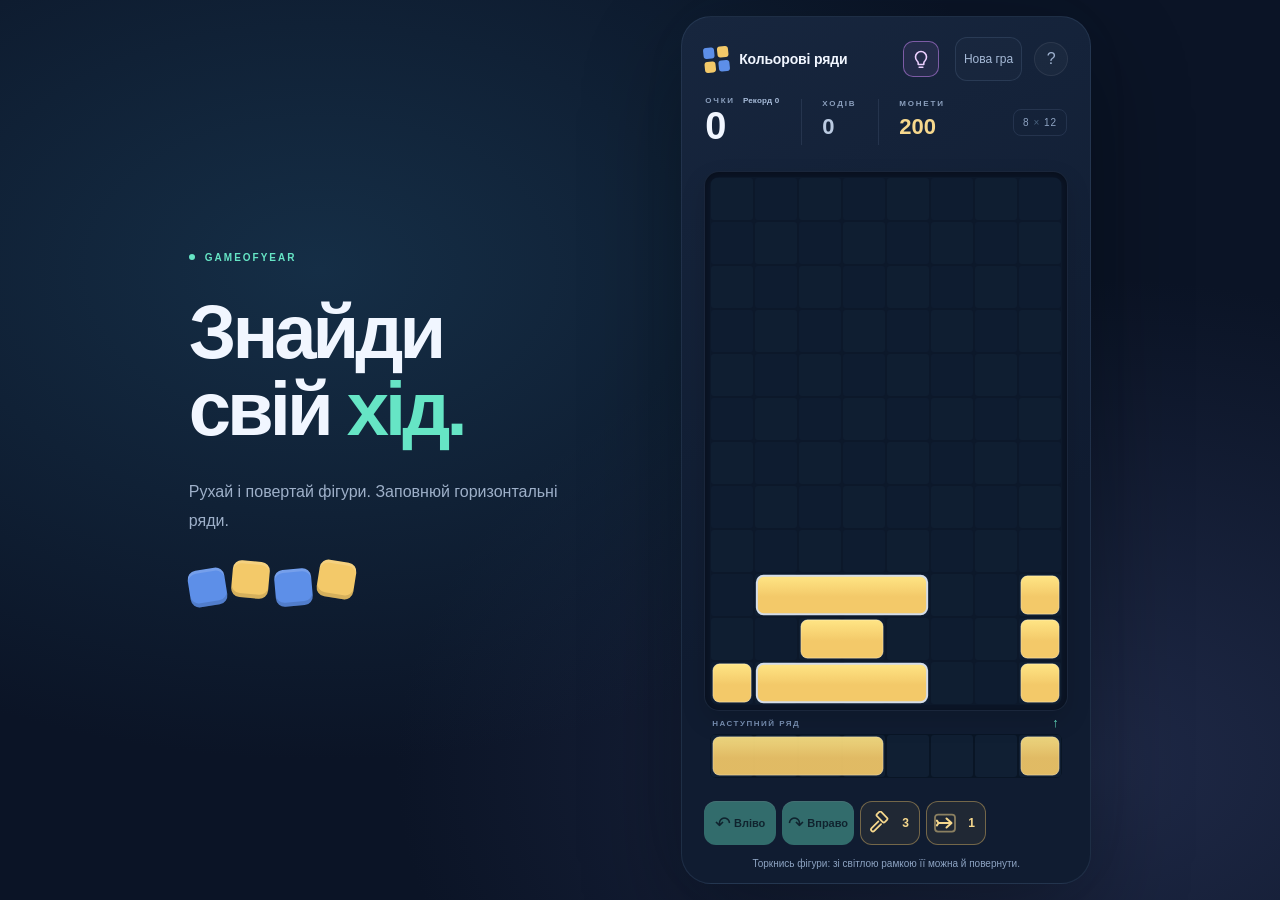
<file: arrow-icons-8ef53aa1f9/index.html>
<!doctype html>
<html lang="uk">
<head>
  <meta charset="utf-8">
  <meta name="viewport" content="width=device-width, initial-scale=1, viewport-fit=cover">
  <meta name="theme-color" content="#101c31">
  <meta name="apple-mobile-web-app-capable" content="yes">
  <meta name="apple-mobile-web-app-title" content="Блоки">
  <meta name="description" content="Кольорові ряди — головоломка з поворотами й ланцюговим очищенням рядів.">
  <title>Кольорові ряди · Gameofyear</title>
  <link rel="manifest" href="./manifest.webmanifest">
  <link rel="apple-touch-icon" sizes="180x180" href="./icons/apple-touch-icon.png">
  <link rel="icon" href="data:image/svg+xml,%3Csvg xmlns='http://www.w3.org/2000/svg' viewBox='0 0 32 32'%3E%3Crect width='32' height='32' rx='9' fill='%23101c31'/%3E%3Cpath d='M7 7h8v8H7z' fill='%235D8FE8'/%3E%3Cpath d='M17 7h8v8h-8z' fill='%23F3C969'/%3E%3Cpath d='M7 17h8v8H7z' fill='%23F3C969'/%3E%3Cpath d='M17 17h8v8h-8z' fill='%235D8FE8'/%3E%3C/svg%3E">
  <link rel="stylesheet" href="./styles.css?v=arrow-icons-8ef53aa1f9">
</head>
<body>
  <main class="layout">
    <aside class="intro" aria-label="Про гру">
      <span class="eyebrow"><i></i> GAMEOFYEAR</span>
      <h1>Знайди<br>свій <em>хід.</em></h1>
      <p>Рухай і повертай фігури. Заповнюй горизонтальні ряди.</p>
      <div class="intro-tiles" aria-hidden="true"><b></b><b></b><b></b><b></b></div>
    </aside>

    <section class="game-shell" aria-label="Кольорові ряди">
      <div class="game-header">
        <header class="masthead">
          <div class="brand"><div class="brand-mark" aria-hidden="true"><i></i><i></i><i></i><i></i></div><span>Кольорові ряди</span></div>
          <div class="masthead-actions">
            <button id="hintButton" class="hint-button" type="button" aria-label="Підказати хід" title="Підказати хід">
              <span class="hint-icon" aria-hidden="true">
                <svg width="22" height="22" viewBox="0 0 24 24" fill="none" stroke="currentColor" stroke-width="1.75" stroke-linecap="round" stroke-linejoin="round" focusable="false">
                  <path d="M9 18v-1a4 4 0 0 0-1.4-3.1 6 6 0 1 1 8.8 0A4 4 0 0 0 15 17v1H9m1 3h4"/>
                </svg>
              </span>
            </button>
            <button id="newGameButton" class="new-game-button" type="button">Нова гра</button>
            <button id="helpButton" class="icon-button" type="button" aria-label="Як грати">?</button>
          </div>
        </header>
        <div class="hud">
          <div><span class="label">ОЧКИ<span id="best" class="best" aria-label="Рекорд">Рекорд 0</span></span><strong id="score">0</strong></div>
          <div class="turn-card"><span class="label">ХОДІВ</span><b id="turn">0</b></div>
          <div class="coin-card"><span class="label">МОНЕТИ</span><b id="coins">0</b></div>
          <div class="field-badge">8 <span>×</span> 12</div>
        </div>
      </div>

      <div id="playArea" class="play-area">
        <div class="board-slot">
          <div id="boardFrame" class="board-frame">
            <canvas id="board" aria-label="Ігрове поле. Вибери фігуру й перетягни вільним шляхом у будь-який бік." tabindex="0"></canvas>
            <div id="gameOver" class="game-over" hidden>
              <div class="game-over-card">
                <h2>Гру завершено</h2>
                <p>Верхній ряд залишився зайнятим.</p>
                <p id="newRecord" class="new-record" role="status" hidden>Новий рекорд!</p>
                <strong id="finalScore">0</strong>
                <span class="label">НАБРАНО ОЧОК</span>
                <p id="coinsEarned" class="coins-earned" role="status"></p>
                <p id="walletWarning" class="wallet-warning" role="status" hidden>Гаманець не вдалося записати</p>
                <p id="returnedTools" class="returned-tools" hidden></p>
                <button id="retryButton" class="primary-button" type="button">Ще партію <span>↗</span></button>
                <button id="copyResultButton" class="secondary-button" type="button" aria-label="Скопіювати результати партії">Скопіювати результати</button>
                <textarea id="copyResultText" class="copy-text" readonly hidden rows="3" aria-label="Текст результатів для ручного копіювання"></textarea>
                <p id="copyResultStatus" class="copy-status" role="status" aria-live="polite"></p>
              </div>
            </div>
            <div id="gain" class="score-gain" aria-hidden="true"></div>
          </div>
        </div>
        <section class="next-section" aria-labelledby="nextRowLabel">
          <div class="next-label"><span id="nextRowLabel">Наступний ряд</span><span class="next-arrow" aria-hidden="true">↑</span></div>
          <canvas id="nextRow" aria-label="Наступний ряд"></canvas>
        </section>
      </div>

      <div id="toolbar" class="toolbar">
        <button id="rotateLeftButton" class="rotate-button" type="button" aria-label="Повернути вліво" disabled><span class="rotate-icon" aria-hidden="true">↶</span>Вліво</button>
        <button id="rotateRightButton" class="rotate-button" type="button" aria-label="Повернути вправо" disabled><span class="rotate-icon" aria-hidden="true">↷</span>Вправо</button>
      </div>
      <div id="toolActions" class="tool-actions" hidden>
        <button id="cancelTool" class="secondary-button" type="button">Скасувати</button>
        <button id="applyTool" class="secondary-button apply-tool" type="button">Застосувати</button>
      </div>
      <p id="status" class="status" role="status" aria-live="polite">Торкнись фігури, щоб обрати.</p>
      <noscript>Для гри потрібно увімкнути JavaScript у браузері.</noscript>
    </section>
  </main>

  <dialog id="helpDialog" aria-labelledby="helpTitle">
    <div class="help-heading">
      <h2 id="helpTitle">Як грати</h2>
      <button id="closeHelp" class="icon-button" type="button" aria-label="Закрити довідку">×</button>
    </div>
    <details id="gameHistory" class="history">
      <summary>Історія партій</summary>
      <div class="history-content">
        <p id="historyEmpty" class="history-empty" hidden>Журнал поки порожній.</p>
        <ul id="historyList" class="history-list"></ul>
        <textarea id="copyHistoryText" class="copy-text" readonly hidden rows="4" aria-label="Журнал вибраної партії для ручного копіювання"></textarea>
        <p id="copyHistoryStatus" class="copy-status" role="status" aria-live="polite"></p>
      </div>
    </details>
    <ol class="rules">
      <li><b>Переміщуй фігури</b><p>Перетягни фігуру вгору, вниз або вбік вільним шляхом. Зміна позиції після відпускання коштує один хід.</p></li>
      <li><b>Повертай фігури зі світлою рамкою</b><p>Обери таку фігуру й натисни Вліво чи Вправо. Поворот — повноцінний хід, як і переміщення; за потреби фігуру підіймає до вільної позиції.</p></li>
      <li><b>Підказати хід</b><p>Натисни лампочку біля «Нова гра». Протягом усієї партії вона може показати фігуру й місце або поворот, що ведуть до очищення. Запит підказки коштує 0 ходів.</p></li>
      <li><b>Інструменти</b>
        <ul class="help-tools">
          <li data-kind="hammer"><span class="help-tool-chip"><svg class="tool-icon" viewBox="0 0 24 24" width="22" height="22" aria-hidden="true"><rect x="9.5" y="3" width="11" height="6" rx="1.4" transform="rotate(45 15 6)"/><path d="M11.4 10.4L4.6 17.2a1.9 1.9 0 0 0 2.7 2.7l6.8-6.8"/></svg></span><span><b>Молоток.</b> Прибирає цілу фігуру, якої торкнешся.</span></li>
          <li data-kind="arrow"><span class="help-tool-chip"><svg class="tool-icon" viewBox="0 0 24 24" width="22" height="22" aria-hidden="true"><rect x="2" y="3.5" width="20" height="17" rx="3" stroke-opacity=".5"/><path d="M5.5 12h12.5M13.5 7.5L18.5 12l-5 4.5M5.5 12l-1.6-2.4M5.5 12l-1.6 2.4" stroke-width="2"/></svg></span><span><b>Стріла 2 ряди.</b> Прибирає ряд, якого торкнешся, і наступний нижче (біля нижнього краю — два нижні ряди).</span></li>
          <li data-kind="cannon"><span class="help-tool-chip"><svg class="tool-icon" viewBox="0 0 24 24" width="22" height="22" aria-hidden="true"><circle cx="12" cy="6" r="3"/><path d="M9 7.5h6l.8 8.5H8.2z"/><path d="M7 16h10v2.4H7z"/><path d="M9 21.3v.2M12 21.3v.2M15 21.3v.2" stroke-width="2.4"/></svg></span><span><b>Гармата.</b> Прибирає дві сусідні колонки: торкнись лівої.</span></li>
          <li data-kind="areaHammer"><span class="help-tool-chip"><svg class="tool-icon" viewBox="0 0 24 24" width="22" height="22" aria-hidden="true"><rect x="2.5" y="2.5" width="19" height="19" rx="3.5" stroke-opacity=".5"/><path d="M12 5.5v13M5.5 12h13M7.4 7.4l9.2 9.2M16.6 7.4l-9.2 9.2"/></svg></span><span><b>Молот 3 × 3.</b> Прибирає клітинки квадрата 3 × 3; торкнись його верхньої лівої клітинки.</span></li>
        </ul>
        <p>Торкнись інструмента, а тоді цілі; натисни «Застосувати» або «Скасувати». Біля правого краю пара колонок, а біля правого й нижнього країв квадрат зміщується всередину поля. За кожну прибрану інструментом клітинку — 10 очок, за звичайне очищення ряду — 100. Інструмент коштує 0 ходів. Порожнє поле заповнюється показаним рядом.</p></li>
      <li><b>Монети й підготовка</b><p>Коли партія завершується (поразка або «Нова гра» з підтвердженням), нараховується 5 монет за кожні повні 100 очок і ще 10 за кожні повні 1000; кожну партію зараховують один раз. На екрані «Підготовка» заряди купують по одному (молоток 50, стріла 250, гармата 100, молот 3 × 3 — 130 монет, запас обмежено) і беруть у партію до 6 зарядів, до двох видів; можна не брати жодного. Невикористані заряди повертаються в запас.</p></li>
      <li><b>Заповнюй горизонтальні ряди</b><p>Повний ряд очищається, якщо всі блоки одного кольору або в ньому є райдужна клітинка. Кожен очищений ряд дає 100 очок. Якщо ряд зник до підйому, показаний ряд зазвичай чекає. Від 3000 очок додається другий колір, а від 4000 — райдужна смужка.</p></li>
      <li><b>Резервний код гаманця</b><p>На екрані «Підготовка» відкрий «Резерв гаманця» й скопіюй код: це захист від втрати гаманця (наприклад, коли браузер очистив дані), а не від підробки. Вставити код і відновити гаманець можна лише тут, між партіями.</p></li>
    </ol>
    <div class="help-tip">Партія завершується, якщо після падіння й очищень верхній ряд зайнятий. Біля верху або після шести ходів без очищення гра може підібрати рятувальний ряд. До 1000 очок можлива разова пауза підйому.</div>
    <button id="copyJournalButton" class="secondary-button" type="button" aria-label="Скопіювати журнал останніх партій">Скопіювати журнал партій</button>
    <textarea id="copyJournalText" class="copy-text" readonly hidden rows="5" aria-label="Текст журналу для ручного копіювання"></textarea>
    <p id="copyJournalStatus" class="copy-status" role="status" aria-live="polite"></p>
    <button id="playButton" class="primary-button" type="button">До гри <span>→</span></button>
  </dialog>
  <dialog id="confirmNew" class="loadout-dialog" aria-labelledby="confirmTitle" aria-describedby="confirmText">
    <div class="confirm-card">
      <h2 id="confirmTitle">Нова гра</h2>
      <p id="confirmText">Партію буде зараховано як завершену.</p>
      <div class="loadout-options">
        <button id="confirmYes" class="primary-button" type="button">Так, зарахувати</button>
      </div>
      <button id="confirmCancel" class="secondary-button" type="button">Скасувати</button>
    </div>
  </dialog>
  <dialog id="loadoutDialog" class="loadout-dialog shop-dialog" aria-labelledby="loadoutTitle" aria-describedby="loadoutSummary">
    <div class="confirm-card shop-card">
      <h2 id="loadoutTitle">Підготовка</h2>
      <p id="loadoutNotice" class="loadout-notice" role="status" hidden></p>
      <p class="shop-coins">Монети: <strong id="loadoutCoins">0</strong></p>
      <ul id="loadoutList" class="shop-list"></ul>
      <p id="loadoutSummary" class="loadout-summary" role="status" aria-live="polite">Взято 0 з 6, видів 0 з 2</p>
      <button id="loadoutStart" class="primary-button" type="button" autofocus>Почати <span>→</span></button>
      <button id="loadoutCancel" class="secondary-button" type="button">Скасувати</button>
      <details id="walletBackup" class="backup">
        <summary>Резерв гаманця</summary>
        <div class="backup-content">
          <p class="backup-hint">Збережи код, щоб відновити монети й запас, якщо браузер їх втратить.</p>
          <button id="walletCopyButton" class="secondary-button" type="button" aria-label="Скопіювати код гаманця">Скопіювати код</button>
          <textarea id="walletCopyText" class="copy-text backup-text" readonly hidden rows="3" aria-label="Код гаманця для ручного копіювання"></textarea>
          <p id="walletCopyStatus" class="copy-status" role="status" aria-live="polite"></p>
          <label for="walletPaste" class="backup-label">Вставити код</label>
          <textarea id="walletPaste" class="copy-text backup-text" rows="3" autocomplete="off" autocapitalize="off" autocorrect="off" spellcheck="false" placeholder="KRW2 c=… h=… a=… k=… q=… #…"></textarea>
          <button id="walletRestoreButton" class="secondary-button" type="button">Відновити</button>
          <p id="walletRestoreStatus" class="backup-status" role="status" aria-live="polite"></p>
          <div id="walletConfirm" class="backup-confirm" hidden>
            <p id="walletPreview" class="backup-preview"></p>
            <p class="backup-ask">Замінити поточний гаманець?</p>
            <div class="backup-confirm-actions">
              <button id="walletReplace" class="secondary-button" type="button">Замінити</button>
              <button id="walletReplaceCancel" class="secondary-button" type="button">Скасувати</button>
            </div>
          </div>
        </div>
      </details>
    </div>
  </dialog>
  <script type="module" src="./main.mjs?v=arrow-icons-8ef53aa1f9"></script>
</body>
</html>
</file>
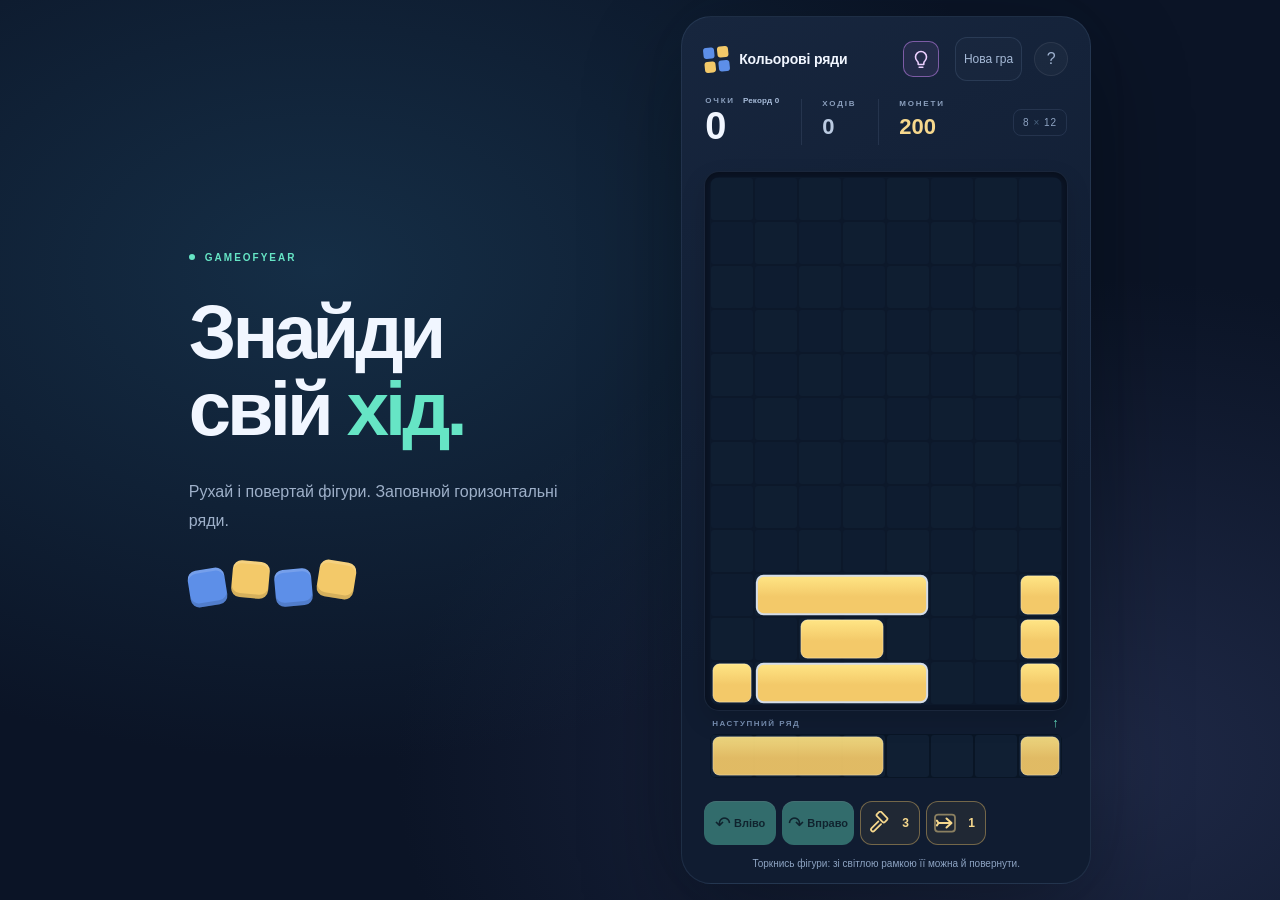
<file: balance3000-c324bf1e7a/index.html>
<!doctype html>
<html lang="uk">
<head>
  <meta charset="utf-8">
  <meta name="viewport" content="width=device-width, initial-scale=1, viewport-fit=cover">
  <meta name="theme-color" content="#101c31">
  <meta name="apple-mobile-web-app-capable" content="yes">
  <meta name="apple-mobile-web-app-title" content="Блоки">
  <meta name="description" content="Кольорові ряди — головоломка з поворотами й ланцюговим очищенням рядів.">
  <title>Кольорові ряди · Gameofyear</title>
  <link rel="manifest" href="./manifest.webmanifest">
  <link rel="apple-touch-icon" sizes="180x180" href="./icons/apple-touch-icon.png">
  <link rel="icon" href="data:image/svg+xml,%3Csvg xmlns='http://www.w3.org/2000/svg' viewBox='0 0 32 32'%3E%3Crect width='32' height='32' rx='9' fill='%23101c31'/%3E%3Cpath d='M7 7h8v8H7z' fill='%235D8FE8'/%3E%3Cpath d='M17 7h8v8h-8z' fill='%23F3C969'/%3E%3Cpath d='M7 17h8v8H7z' fill='%23F3C969'/%3E%3Cpath d='M17 17h8v8h-8z' fill='%235D8FE8'/%3E%3C/svg%3E">
  <link rel="stylesheet" href="./styles.css?v=balance3000-c324bf1e7a">
</head>
<body>
  <main class="layout">
    <aside class="intro" aria-label="Про гру">
      <span class="eyebrow"><i></i> GAMEOFYEAR</span>
      <h1>Знайди<br>свій <em>хід.</em></h1>
      <p>Рухай і повертай фігури. Заповнюй горизонтальні ряди.</p>
      <div class="intro-tiles" aria-hidden="true"><b></b><b></b><b></b><b></b></div>
    </aside>

    <section class="game-shell" aria-label="Кольорові ряди">
      <div class="game-header">
        <header class="masthead">
          <div class="brand"><div class="brand-mark" aria-hidden="true"><i></i><i></i><i></i><i></i></div><span>Кольорові ряди</span></div>
          <div class="masthead-actions">
            <button id="hintButton" class="hint-button" type="button" aria-label="Підказати хід" title="Підказати хід">
              <span class="hint-icon" aria-hidden="true">
                <svg width="22" height="22" viewBox="0 0 24 24" fill="none" stroke="currentColor" stroke-width="1.75" stroke-linecap="round" stroke-linejoin="round" focusable="false">
                  <path d="M9 18v-1a4 4 0 0 0-1.4-3.1 6 6 0 1 1 8.8 0A4 4 0 0 0 15 17v1H9m1 3h4"/>
                </svg>
              </span>
            </button>
            <button id="newGameButton" class="new-game-button" type="button">Нова гра</button>
            <button id="helpButton" class="icon-button" type="button" aria-label="Як грати">?</button>
          </div>
        </header>
        <div class="hud">
          <div><span class="label">ОЧКИ<span id="best" class="best" aria-label="Рекорд">Рекорд 0</span></span><strong id="score">0</strong></div>
          <div class="turn-card"><span class="label">ХОДІВ</span><b id="turn">0</b></div>
          <div class="coin-card"><span class="label">МОНЕТИ</span><b id="coins">0</b></div>
          <div class="field-badge">8 <span>×</span> 12</div>
        </div>
      </div>

      <div id="playArea" class="play-area">
        <div class="board-slot">
          <div id="boardFrame" class="board-frame">
            <canvas id="board" aria-label="Ігрове поле. Вибери фігуру й перетягни вільним шляхом у будь-який бік." tabindex="0"></canvas>
            <div id="gameOver" class="game-over" hidden>
              <div class="game-over-card">
                <h2>Гру завершено</h2>
                <p>Верхній ряд залишився зайнятим.</p>
                <p id="newRecord" class="new-record" role="status" hidden>Новий рекорд!</p>
                <strong id="finalScore">0</strong>
                <span class="label">НАБРАНО ОЧОК</span>
                <p id="coinsEarned" class="coins-earned" role="status"></p>
                <p id="walletWarning" class="wallet-warning" role="status" hidden>Гаманець не вдалося записати</p>
                <p id="returnedTools" class="returned-tools" hidden></p>
                <button id="retryButton" class="primary-button" type="button">Ще партію <span>↗</span></button>
                <button id="copyResultButton" class="secondary-button" type="button" aria-label="Скопіювати результати партії">Скопіювати результати</button>
                <textarea id="copyResultText" class="copy-text" readonly hidden rows="3" aria-label="Текст результатів для ручного копіювання"></textarea>
                <p id="copyResultStatus" class="copy-status" role="status" aria-live="polite"></p>
              </div>
            </div>
            <div id="gain" class="score-gain" aria-hidden="true"></div>
          </div>
        </div>
        <section class="next-section" aria-labelledby="nextRowLabel">
          <div class="next-label"><span id="nextRowLabel">Наступний ряд</span><span class="next-arrow" aria-hidden="true">↑</span></div>
          <canvas id="nextRow" aria-label="Наступний ряд"></canvas>
        </section>
      </div>

      <div id="toolbar" class="toolbar">
        <button id="rotateLeftButton" class="rotate-button" type="button" aria-label="Повернути вліво" disabled><span class="rotate-icon" aria-hidden="true">↶</span>Вліво</button>
        <button id="rotateRightButton" class="rotate-button" type="button" aria-label="Повернути вправо" disabled><span class="rotate-icon" aria-hidden="true">↷</span>Вправо</button>
      </div>
      <div id="toolActions" class="tool-actions" hidden>
        <button id="cancelTool" class="secondary-button" type="button">Скасувати</button>
        <button id="applyTool" class="secondary-button apply-tool" type="button">Застосувати</button>
      </div>
      <p id="status" class="status" role="status" aria-live="polite">Торкнись фігури, щоб обрати.</p>
      <noscript>Для гри потрібно увімкнути JavaScript у браузері.</noscript>
    </section>
  </main>

  <dialog id="helpDialog" aria-labelledby="helpTitle">
    <div class="help-heading">
      <h2 id="helpTitle">Як грати</h2>
      <button id="closeHelp" class="icon-button" type="button" aria-label="Закрити довідку">×</button>
    </div>
    <details id="gameHistory" class="history">
      <summary>Історія партій</summary>
      <div class="history-content">
        <p id="historyEmpty" class="history-empty" hidden>Журнал поки порожній.</p>
        <ul id="historyList" class="history-list"></ul>
        <textarea id="copyHistoryText" class="copy-text" readonly hidden rows="4" aria-label="Журнал вибраної партії для ручного копіювання"></textarea>
        <p id="copyHistoryStatus" class="copy-status" role="status" aria-live="polite"></p>
      </div>
    </details>
    <ol class="rules">
      <li><b>Переміщуй фігури</b><p>Перетягни фігуру вгору, вниз або вбік вільним шляхом. Зміна позиції після відпускання коштує один хід.</p></li>
      <li><b>Повертай фігури зі світлою рамкою</b><p>Обери таку фігуру й натисни Вліво чи Вправо. Поворот — повноцінний хід, як і переміщення; за потреби фігуру підіймає до вільної позиції.</p></li>
      <li><b>Підказати хід</b><p>Натисни лампочку біля «Нова гра». Протягом усієї партії вона може показати фігуру й місце або поворот, що ведуть до очищення. Запит підказки коштує 0 ходів.</p></li>
      <li><b>Інструменти</b>
        <ul class="help-tools">
          <li data-kind="hammer"><span class="help-tool-chip"><svg class="tool-icon" viewBox="0 0 24 24" width="22" height="22" aria-hidden="true"><rect x="9.5" y="3" width="11" height="6" rx="1.4" transform="rotate(45 15 6)"/><path d="M11.4 10.4L4.6 17.2a1.9 1.9 0 0 0 2.7 2.7l6.8-6.8"/></svg></span><span><b>Молоток.</b> Прибирає цілу фігуру, якої торкнешся.</span></li>
          <li data-kind="arrow"><span class="help-tool-chip"><svg class="tool-icon" viewBox="0 0 24 24" width="22" height="22" aria-hidden="true"><rect x="2" y="3.5" width="20" height="17" rx="3" stroke-opacity=".5"/><path d="M5.5 12h12.5M13.5 7.5L18.5 12l-5 4.5M5.5 12l-1.6-2.4M5.5 12l-1.6 2.4" stroke-width="2"/></svg></span><span><b>Стріла 2 ряди.</b> Прибирає ряд, якого торкнешся, і наступний нижче (біля нижнього краю — два нижні ряди).</span></li>
          <li data-kind="cannon"><span class="help-tool-chip"><svg class="tool-icon" viewBox="0 0 24 24" width="22" height="22" aria-hidden="true"><circle cx="12" cy="6" r="3"/><path d="M9 7.5h6l.8 8.5H8.2z"/><path d="M7 16h10v2.4H7z"/><path d="M9 21.3v.2M12 21.3v.2M15 21.3v.2" stroke-width="2.4"/></svg></span><span><b>Гармата.</b> Прибирає дві сусідні колонки: торкнись лівої.</span></li>
          <li data-kind="areaHammer"><span class="help-tool-chip"><svg class="tool-icon" viewBox="0 0 24 24" width="22" height="22" aria-hidden="true"><rect x="2.5" y="2.5" width="19" height="19" rx="3.5" stroke-opacity=".5"/><path d="M12 5.5v13M5.5 12h13M7.4 7.4l9.2 9.2M16.6 7.4l-9.2 9.2"/></svg></span><span><b>Молот 3 × 3.</b> Прибирає клітинки квадрата 3 × 3; торкнись його верхньої лівої клітинки.</span></li>
        </ul>
        <p>Торкнись інструмента, а тоді цілі; натисни «Застосувати» або «Скасувати». Біля правого краю пара колонок, а біля правого й нижнього країв квадрат зміщується всередину поля. За кожну прибрану інструментом клітинку — 10 очок, за звичайне очищення ряду — 100. Інструмент коштує 0 ходів. Порожнє поле заповнюється показаним рядом.</p></li>
      <li><b>Монети й підготовка</b><p>Коли партія завершується (поразка або «Нова гра» з підтвердженням), нараховується 5 монет за кожні повні 100 очок і ще 10 за кожні повні 1000; кожну партію зараховують один раз. На екрані «Підготовка» заряди купують по одному (молоток 50, стріла 250, гармата 100, молот 3 × 3 — 130 монет, запас обмежено) і беруть у партію до 6 зарядів, до двох видів; можна не брати жодного. Невикористані заряди повертаються в запас.</p></li>
      <li><b>Заповнюй горизонтальні ряди</b><p>Повний ряд очищається, якщо всі блоки одного кольору або в ньому є райдужна клітинка. Кожен очищений ряд дає 100 очок. Якщо ряд зник до підйому, показаний ряд зазвичай чекає. Від 3000 очок додаються другий колір і райдужна смужка.</p></li>
      <li><b>Резервний код гаманця</b><p>На екрані «Підготовка» відкрий «Резерв гаманця» й скопіюй код: це захист від втрати гаманця (наприклад, коли браузер очистив дані), а не від підробки. Вставити код і відновити гаманець можна лише тут, між партіями.</p></li>
    </ol>
    <div class="help-tip">Партія завершується, якщо після падіння й очищень верхній ряд зайнятий. Біля верху або після шести ходів без очищення гра може підібрати рятувальний ряд. До 1000 очок можлива разова пауза підйому.</div>
    <button id="copyJournalButton" class="secondary-button" type="button" aria-label="Скопіювати журнал останніх партій">Скопіювати журнал партій</button>
    <textarea id="copyJournalText" class="copy-text" readonly hidden rows="5" aria-label="Текст журналу для ручного копіювання"></textarea>
    <p id="copyJournalStatus" class="copy-status" role="status" aria-live="polite"></p>
    <button id="playButton" class="primary-button" type="button">До гри <span>→</span></button>
  </dialog>
  <dialog id="confirmNew" class="loadout-dialog" aria-labelledby="confirmTitle" aria-describedby="confirmText">
    <div class="confirm-card">
      <h2 id="confirmTitle">Нова гра</h2>
      <p id="confirmText">Партію буде зараховано як завершену.</p>
      <div class="loadout-options">
        <button id="confirmYes" class="primary-button" type="button">Так, зарахувати</button>
      </div>
      <button id="confirmCancel" class="secondary-button" type="button">Скасувати</button>
    </div>
  </dialog>
  <dialog id="loadoutDialog" class="loadout-dialog shop-dialog" aria-labelledby="loadoutTitle" aria-describedby="loadoutSummary">
    <div class="confirm-card shop-card">
      <h2 id="loadoutTitle">Підготовка</h2>
      <p id="loadoutNotice" class="loadout-notice" role="status" hidden></p>
      <p class="shop-coins">Монети: <strong id="loadoutCoins">0</strong></p>
      <ul id="loadoutList" class="shop-list"></ul>
      <p id="loadoutSummary" class="loadout-summary" role="status" aria-live="polite">Взято 0 з 6, видів 0 з 2</p>
      <button id="loadoutStart" class="primary-button" type="button" autofocus>Почати <span>→</span></button>
      <button id="loadoutCancel" class="secondary-button" type="button">Скасувати</button>
      <details id="walletBackup" class="backup">
        <summary>Резерв гаманця</summary>
        <div class="backup-content">
          <p class="backup-hint">Збережи код, щоб відновити монети й запас, якщо браузер їх втратить.</p>
          <button id="walletCopyButton" class="secondary-button" type="button" aria-label="Скопіювати код гаманця">Скопіювати код</button>
          <textarea id="walletCopyText" class="copy-text backup-text" readonly hidden rows="3" aria-label="Код гаманця для ручного копіювання"></textarea>
          <p id="walletCopyStatus" class="copy-status" role="status" aria-live="polite"></p>
          <label for="walletPaste" class="backup-label">Вставити код</label>
          <textarea id="walletPaste" class="copy-text backup-text" rows="3" autocomplete="off" autocapitalize="off" autocorrect="off" spellcheck="false" placeholder="KRW2 c=… h=… a=… k=… q=… #…"></textarea>
          <button id="walletRestoreButton" class="secondary-button" type="button">Відновити</button>
          <p id="walletRestoreStatus" class="backup-status" role="status" aria-live="polite"></p>
          <div id="walletConfirm" class="backup-confirm" hidden>
            <p id="walletPreview" class="backup-preview"></p>
            <p class="backup-ask">Замінити поточний гаманець?</p>
            <div class="backup-confirm-actions">
              <button id="walletReplace" class="secondary-button" type="button">Замінити</button>
              <button id="walletReplaceCancel" class="secondary-button" type="button">Скасувати</button>
            </div>
          </div>
        </div>
      </details>
    </div>
  </dialog>
  <script type="module" src="./main.mjs?v=balance3000-c324bf1e7a"></script>
</body>
</html>
</file>
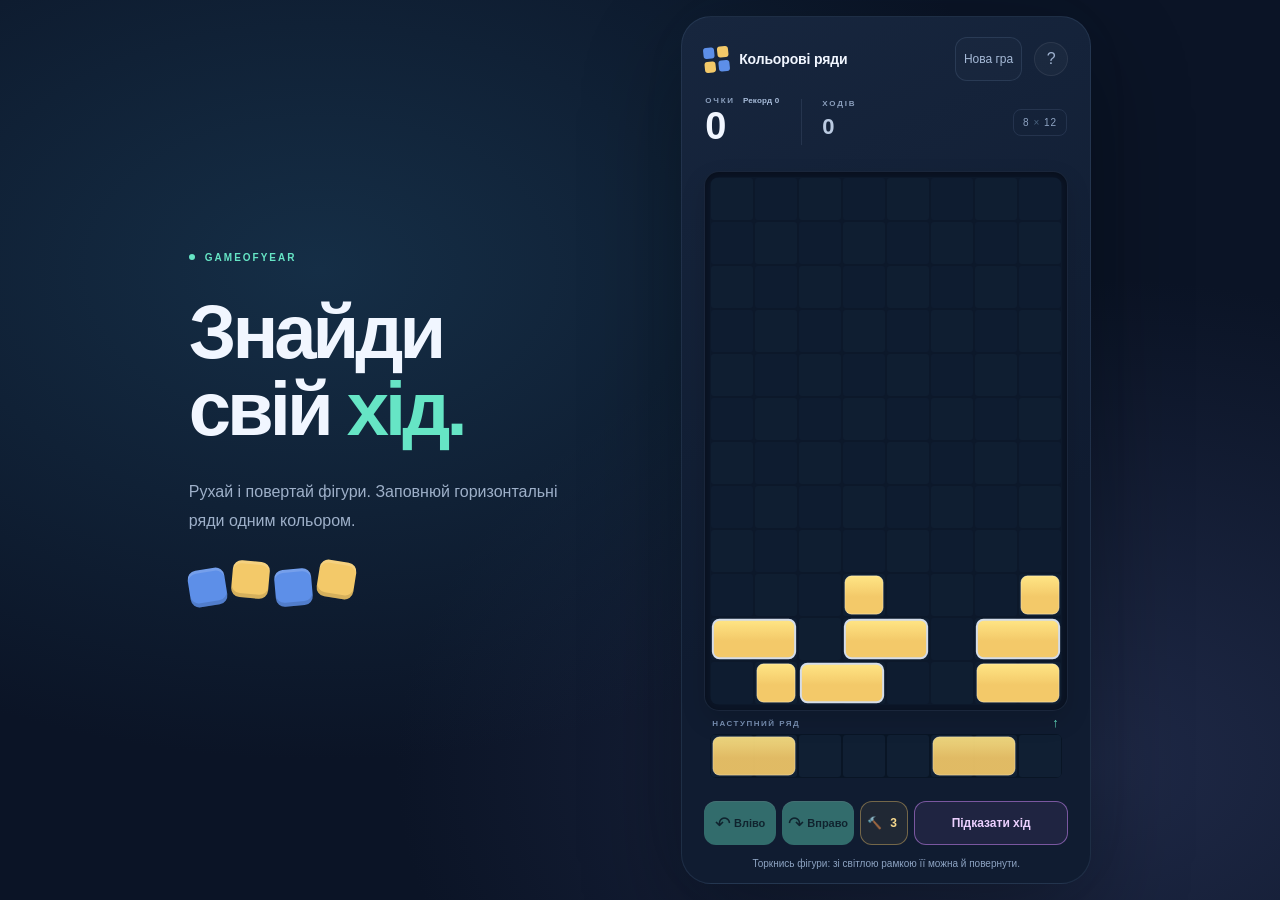
<file: controls-history/index.html>
<!doctype html>
<html lang="uk">
<head>
  <meta charset="utf-8">
  <meta name="viewport" content="width=device-width, initial-scale=1, viewport-fit=cover">
  <meta name="theme-color" content="#101c31">
  <meta name="apple-mobile-web-app-capable" content="yes">
  <meta name="apple-mobile-web-app-title" content="Блоки">
  <meta name="description" content="Кольорові ряди — головоломка з поворотами й ланцюговим очищенням одноколірних рядів.">
  <title>Кольорові ряди · Gameofyear</title>
  <link rel="manifest" href="./manifest.webmanifest">
  <link rel="apple-touch-icon" sizes="180x180" href="./icons/apple-touch-icon.png">
  <link rel="icon" href="data:image/svg+xml,%3Csvg xmlns='http://www.w3.org/2000/svg' viewBox='0 0 32 32'%3E%3Crect width='32' height='32' rx='9' fill='%23101c31'/%3E%3Cpath d='M7 7h8v8H7z' fill='%235D8FE8'/%3E%3Cpath d='M17 7h8v8h-8z' fill='%23F3C969'/%3E%3Cpath d='M7 17h8v8H7z' fill='%23F3C969'/%3E%3Cpath d='M17 17h8v8h-8z' fill='%235D8FE8'/%3E%3C/svg%3E">
  <link rel="stylesheet" href="./styles.css?v=controls-bf3253fff4">
</head>
<body>
  <main class="layout">
    <aside class="intro" aria-label="Про гру">
      <span class="eyebrow"><i></i> GAMEOFYEAR</span>
      <h1>Знайди<br>свій <em>хід.</em></h1>
      <p>Рухай і повертай фігури. Заповнюй горизонтальні ряди одним кольором.</p>
      <div class="intro-tiles" aria-hidden="true"><b></b><b></b><b></b><b></b></div>
    </aside>

    <section class="game-shell" aria-label="Кольорові ряди">
      <div class="game-header">
        <header class="masthead">
          <div class="brand"><div class="brand-mark" aria-hidden="true"><i></i><i></i><i></i><i></i></div><span>Кольорові ряди</span></div>
          <div class="masthead-actions">
            <button id="newGameButton" class="new-game-button" type="button">Нова гра</button>
            <button id="helpButton" class="icon-button" type="button" aria-label="Як грати">?</button>
          </div>
        </header>
        <div class="hud">
          <div><span class="label">ОЧКИ<span id="best" class="best" aria-label="Рекорд">Рекорд 0</span></span><strong id="score">0</strong></div>
          <div class="turn-card"><span class="label">ХОДІВ</span><b id="turn">0</b></div>
          <div class="field-badge">8 <span>×</span> 12</div>
        </div>
      </div>

      <div id="playArea" class="play-area">
        <div class="board-slot">
          <div id="boardFrame" class="board-frame">
            <canvas id="board" aria-label="Ігрове поле. Вибери фігуру й перетягни вільним шляхом у будь-який бік." tabindex="0"></canvas>
            <div id="gameOver" class="game-over" hidden>
              <div class="game-over-card">
                <h2>Гру завершено</h2>
                <p>Верхній ряд залишився зайнятим.</p>
                <p id="newRecord" class="new-record" role="status" hidden>Новий рекорд!</p>
                <strong id="finalScore">0</strong>
                <span class="label">НАБРАНО ОЧОК</span>
                <button id="retryButton" class="primary-button" type="button">Ще партію <span>↗</span></button>
                <button id="copyResultButton" class="secondary-button" type="button" aria-label="Скопіювати результати партії">Скопіювати результати</button>
                <textarea id="copyResultText" class="copy-text" readonly hidden rows="3" aria-label="Текст результатів для ручного копіювання"></textarea>
                <p id="copyResultStatus" class="copy-status" role="status" aria-live="polite"></p>
              </div>
            </div>
            <div id="gain" class="score-gain" aria-hidden="true"></div>
          </div>
        </div>
        <section class="next-section" aria-labelledby="nextRowLabel">
          <div class="next-label"><span id="nextRowLabel">Наступний ряд</span><span class="next-arrow" aria-hidden="true">↑</span></div>
          <canvas id="nextRow" aria-label="Наступний ряд"></canvas>
        </section>
      </div>

      <div class="toolbar">
        <button id="rotateLeftButton" class="rotate-button" type="button" aria-label="Повернути вліво" disabled><span class="rotate-icon" aria-hidden="true">↶</span>Вліво</button>
        <button id="rotateRightButton" class="rotate-button" type="button" aria-label="Повернути вправо" disabled><span class="rotate-icon" aria-hidden="true">↷</span>Вправо</button>
        <button id="hammerButton" class="hammer-button" type="button" aria-pressed="false" aria-label="Молоток, залишилось 3 удари" disabled>
          <span aria-hidden="true">🔨</span><span id="hammerCount" class="hammer-count" aria-hidden="true">3</span>
        </button>
        <button id="hintButton" class="hint-button" type="button" aria-label="Підказати хід">Підказати хід</button>
      </div>
      <p id="status" class="status" role="status" aria-live="polite">Торкнись фігури, щоб обрати.</p>
      <noscript>Для гри потрібно увімкнути JavaScript у браузері.</noscript>
    </section>
  </main>

  <dialog id="helpDialog" aria-labelledby="helpTitle">
    <div class="help-heading">
      <h2 id="helpTitle">Як грати</h2>
      <button id="closeHelp" class="icon-button" type="button" aria-label="Закрити довідку">×</button>
    </div>
    <details id="gameHistory" class="history">
      <summary>Історія партій</summary>
      <div class="history-content">
        <p id="historyEmpty" class="history-empty" hidden>Журнал поки порожній.</p>
        <ul id="historyList" class="history-list"></ul>
        <textarea id="copyHistoryText" class="copy-text" readonly hidden rows="4" aria-label="Журнал вибраної партії для ручного копіювання"></textarea>
        <p id="copyHistoryStatus" class="copy-status" role="status" aria-live="polite"></p>
      </div>
    </details>
    <ol class="rules">
      <li><b>Переміщуй фігури</b><p>Перетягни фігуру вгору, вниз або вбік вільним шляхом. Зміна позиції після відпускання коштує один хід.</p></li>
      <li><b>Повертай фігури зі світлою рамкою</b><p>Обери таку фігуру й натисни Вліво чи Вправо. Поворот — повноцінний хід, як і переміщення; за потреби фігуру підіймає до вільної позиції.</p></li>
      <li><b>Підказати хід</b><p>Протягом усієї партії кнопка може показати фігуру й місце або поворот, що ведуть до очищення. Запит підказки коштує 0 ходів.</p></li>
      <li><b>Молоток</b><p>На партію є три удари. Натисни молоток і торкнись фігури, щоб прибрати її цілком. Якщо поле очиститься повністю, його заповнить показаний ряд.</p></li>
      <li><b>Збирай повні ряди одного кольору</b><p>Кожен такий ряд дає 100 очок. Якщо він зник до підйому, показаний ряд зазвичай чекає. Від 3000 очок додається другий колір.</p></li>
    </ol>
    <div class="help-tip">Партія завершується, якщо після падіння й очищень верхній ряд зайнятий. Біля верху або після шести ходів без очищення гра може підібрати рятувальний ряд. До 1000 очок можлива разова пауза підйому.</div>
    <button id="copyJournalButton" class="secondary-button" type="button" aria-label="Скопіювати журнал останніх партій">Скопіювати журнал партій</button>
    <textarea id="copyJournalText" class="copy-text" readonly hidden rows="5" aria-label="Текст журналу для ручного копіювання"></textarea>
    <p id="copyJournalStatus" class="copy-status" role="status" aria-live="polite"></p>
    <button id="playButton" class="primary-button" type="button">До гри <span>→</span></button>
  </dialog>
  <div id="confirmNew" class="confirm" role="alertdialog" aria-modal="true" aria-labelledby="confirmTitle" aria-describedby="confirmText" hidden>
    <div class="confirm-card">
      <h2 id="confirmTitle">Почати нову партію?</h2>
      <p id="confirmText">Поточну буде втрачено.</p>
      <div class="confirm-actions">
        <button id="confirmCancel" class="secondary-button" type="button" aria-label="Скасувати: лишити поточну партію">Скасувати</button>
        <button id="confirmStart" class="primary-button" type="button" aria-label="Почати нову партію">Почати</button>
      </div>
    </div>
  </div>
  <script type="module" src="./main.mjs?v=controls-bf3253fff4"></script>
</body>
</html>
</file>
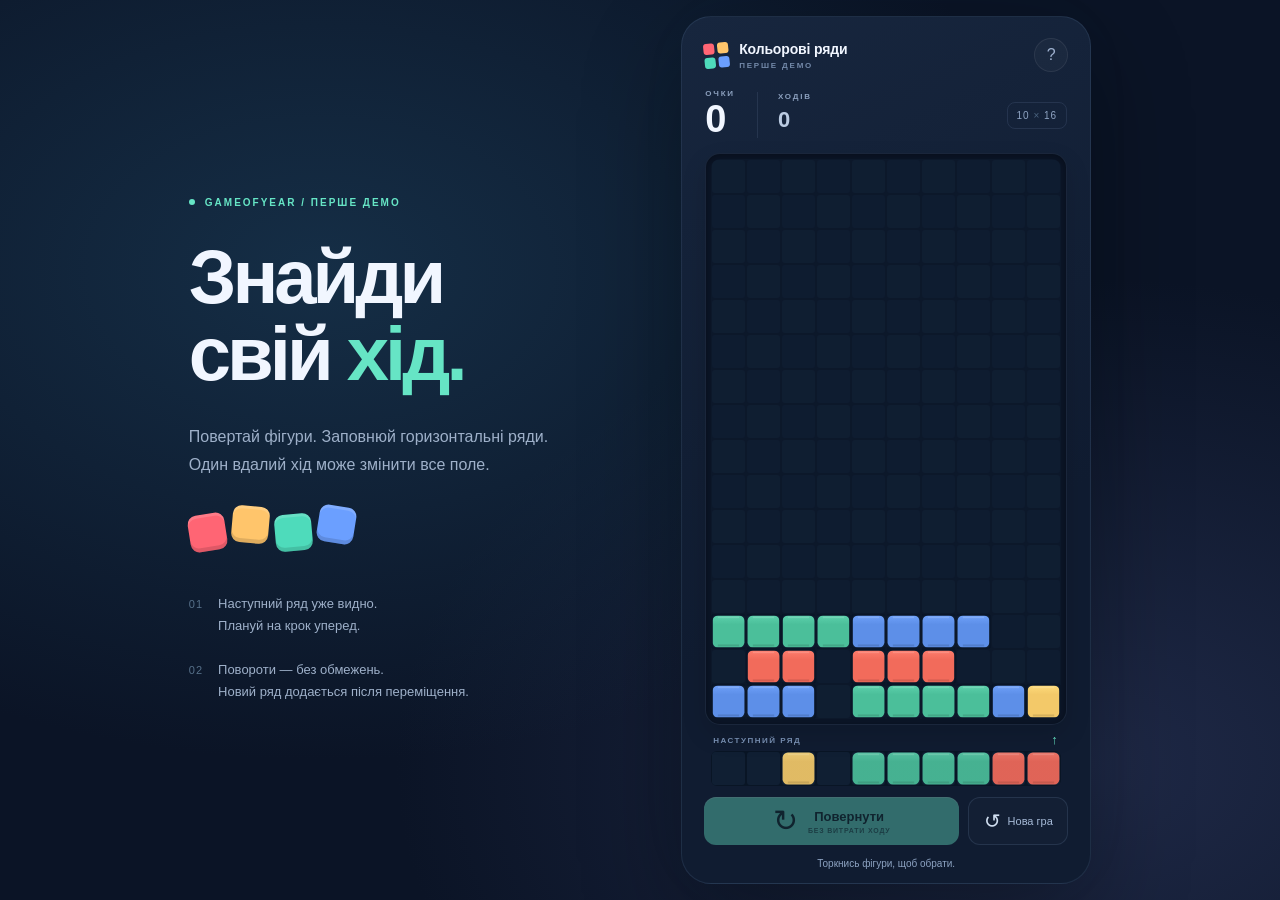
<file: demo4/index.html>
<!doctype html>
<html lang="uk">
<head>
  <meta charset="utf-8">
  <meta name="viewport" content="width=device-width, initial-scale=1, viewport-fit=cover">
  <meta name="theme-color" content="#101c31">
  <meta name="description" content="Кольорові ряди — перше демо головоломки з поворотами й ланцюговим очищенням.">
  <title>Кольорові ряди · Gameofyear</title>
  <link rel="icon" href="data:image/svg+xml,%3Csvg xmlns='http://www.w3.org/2000/svg' viewBox='0 0 32 32'%3E%3Crect width='32' height='32' rx='9' fill='%23101c31'/%3E%3Cpath d='M7 7h8v8H7z' fill='%23ff6574'/%3E%3Cpath d='M17 7h8v8h-8z' fill='%23ffc56b'/%3E%3Cpath d='M7 17h8v8H7z' fill='%234edbbb'/%3E%3Cpath d='M17 17h8v8h-8z' fill='%236b9fff'/%3E%3C/svg%3E">
  <link rel="stylesheet" href="./styles.css">
</head>
<body>
  <main class="layout">
    <aside class="intro" aria-label="Про гру">
      <span class="eyebrow"><i></i> GAMEOFYEAR / ПЕРШЕ ДЕМО</span>
      <h1>Знайди<br>свій <em>хід.</em></h1>
      <p>Повертай фігури. Заповнюй горизонтальні ряди.<br>Один вдалий хід може змінити все поле.</p>
      <div class="intro-tiles" aria-hidden="true"><b></b><b></b><b></b><b></b></div>
      <div class="intro-note"><span>01</span><p>Наступний ряд уже видно.<br>Плануй на крок уперед.</p></div>
      <div class="intro-note"><span>02</span><p>Повороти — без обмежень.<br>Новий ряд додається після переміщення.</p></div>
    </aside>

    <section class="game-shell" aria-label="Кольорові ряди">
      <header class="masthead">
        <div class="brand"><div class="brand-mark" aria-hidden="true"><i></i><i></i><i></i><i></i></div><span>Кольорові ряди<small>ПЕРШЕ ДЕМО</small></span></div>
        <button id="helpButton" class="icon-button" type="button" aria-label="Як грати">?</button>
      </header>

      <div class="hud">
        <div><span class="label">ОЧКИ</span><strong id="score">0</strong></div>
        <div class="turn-card"><span class="label">ХОДІВ</span><b id="turn">0</b></div>
        <div class="field-badge">10 <span>×</span> 16</div>
      </div>

      <div id="boardSlot" class="board-slot">
        <div id="boardFrame" class="board-frame">
          <canvas id="board" aria-label="Ігрове поле. Вибери фігуру й перетягни вільним шляхом у будь-який бік." tabindex="0"></canvas>
          <div id="gameOver" class="game-over" hidden>
            <div class="game-over-card"><span class="eyebrow">ДОБРА СПРОБА</span><h2>Гру завершено</h2><p>Поле досягло верхньої межі.</p><strong id="finalScore">0</strong><span class="label">НАБРАНО ОЧОК</span><button id="retryButton" class="primary-button" type="button">Ще партію <span>↗</span></button></div>
          </div>
          <div id="gain" class="score-gain" aria-hidden="true"></div>
        </div>
      </div>

      <section class="next-section" aria-label="Наступний ряд">
        <div class="next-label"><span>НАСТУПНИЙ РЯД</span><span class="next-arrow" aria-hidden="true">↑</span></div>
        <canvas id="nextRow" aria-label="Фігури та кольори наступного ряду"></canvas>
      </section>

      <div class="toolbar">
        <button id="rotateButton" class="rotate-button" type="button" disabled><span class="rotate-icon" aria-hidden="true">↻</span><span>Повернути<small>БЕЗ ВИТРАТИ ХОДУ</small></span></button>
        <button id="newGameButton" class="new-game-button" type="button"><span aria-hidden="true">↺</span>Нова гра</button>
      </div>
      <p id="status" class="status" role="status" aria-live="polite">Торкнись фігури, щоб обрати.</p>
      <noscript>Для гри потрібно увімкнути JavaScript у браузері.</noscript>
    </section>
  </main>

  <dialog id="helpDialog" aria-labelledby="helpTitle">
    <div class="help-heading"><span class="eyebrow">ТВІЙ НАСТУПНИЙ ХІД</span><button id="closeHelp" class="icon-button" type="button" aria-label="Закрити правила">×</button></div>
    <h2 id="helpTitle">Як грати</h2>
    <ol class="rules"><li><b>Обери фігуру</b><p>Торкнись її на полі. Силует покаже можливий поворот.</p></li><li><b>Повертай і плануй</b><p>Кнопка ↻ повертає фігуру без витрати ходу. Червона підсвітка показує перешкоди.</p></li><li><b>Знайди вільний шлях</b><p>Рухай вгору, вниз і вбік. Можна обнести перешкоду, але не пройти крізь неї. Відпусти — фігура впаде на опору. Один жест — один хід.</p></li><li><b>Заповни горизонтальний ряд</b><p>Повний ряд зникає й дає 100 очок. Кольори можуть бути різними. Фігури падають, а нові повні ряди теж очищаються.</p></li></ol>
    <div class="help-tip">Після очищення знизу підніметься показаний наступний ряд. Не дай фігурам вийти за верхній край.</div>
    <button id="playButton" class="primary-button" type="button">До гри <span>→</span></button>
  </dialog>
  <script type="module" src="./main.mjs"></script>
</body>
</html>
</file>
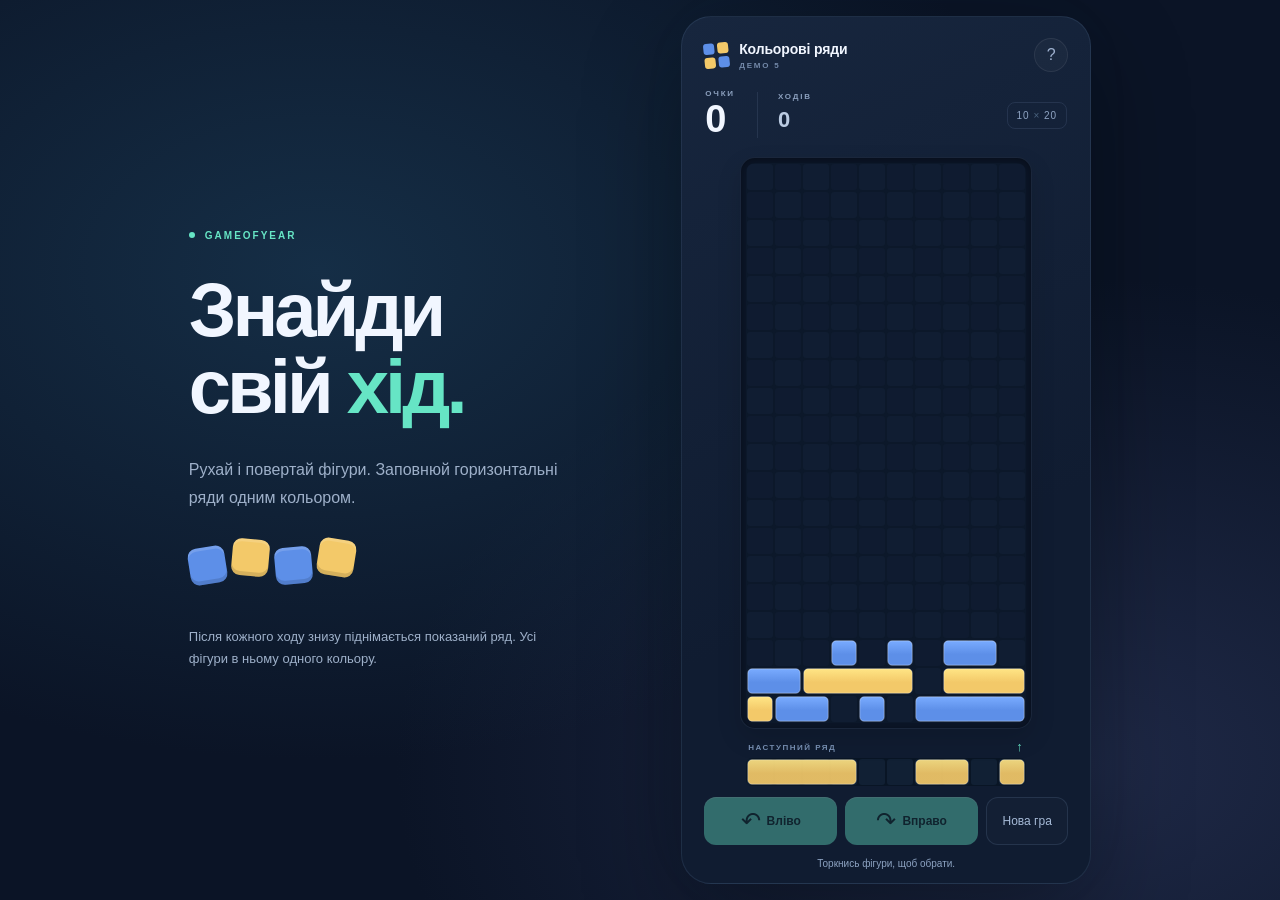
<file: demo5-10x20/index.html>
<!doctype html>
<html lang="uk">
<head>
  <meta charset="utf-8">
  <meta name="viewport" content="width=device-width, initial-scale=1, viewport-fit=cover">
  <meta name="theme-color" content="#101c31">
  <meta name="description" content="Кольорові ряди — головоломка з поворотами й ланцюговим очищенням одноколірних рядів.">
  <title>Кольорові ряди · Gameofyear</title>
  <link rel="icon" href="data:image/svg+xml,%3Csvg xmlns='http://www.w3.org/2000/svg' viewBox='0 0 32 32'%3E%3Crect width='32' height='32' rx='9' fill='%23101c31'/%3E%3Cpath d='M7 7h8v8H7z' fill='%235D8FE8'/%3E%3Cpath d='M17 7h8v8h-8z' fill='%23F3C969'/%3E%3Cpath d='M7 17h8v8H7z' fill='%23F3C969'/%3E%3Cpath d='M17 17h8v8h-8z' fill='%235D8FE8'/%3E%3C/svg%3E">
  <link rel="stylesheet" href="./styles.css">
</head>
<body>
  <main class="layout">
    <aside class="intro" aria-label="Про гру">
      <span class="eyebrow"><i></i> GAMEOFYEAR</span>
      <h1>Знайди<br>свій <em>хід.</em></h1>
      <p>Рухай і повертай фігури. Заповнюй горизонтальні ряди одним кольором.</p>
      <div class="intro-tiles" aria-hidden="true"><b></b><b></b><b></b><b></b></div>
      <div class="intro-note"><p>Після кожного ходу знизу піднімається показаний ряд. Усі фігури в ньому одного кольору.</p></div>
    </aside>

    <section class="game-shell" aria-label="Кольорові ряди">
      <header class="masthead">
        <div class="brand"><div class="brand-mark" aria-hidden="true"><i></i><i></i><i></i><i></i></div><span>Кольорові ряди<small>ДЕМО 5</small></span></div>
        <button id="helpButton" class="icon-button" type="button" aria-label="Як грати">?</button>
      </header>

      <div class="hud">
        <div><span class="label">ОЧКИ</span><strong id="score">0</strong></div>
        <div class="turn-card"><span class="label">ХОДІВ</span><b id="turn">0</b></div>
        <div class="field-badge">10 <span>×</span> 20</div>
      </div>

      <div id="boardSlot" class="board-slot">
        <div id="boardFrame" class="board-frame">
          <canvas id="board" aria-label="Ігрове поле. Вибери фігуру й перетягни вільним шляхом у будь-який бік." tabindex="0"></canvas>
          <div id="gameOver" class="game-over" hidden>
            <div class="game-over-card"><span class="eyebrow">ДОБРА СПРОБА</span><h2>Гру завершено</h2><p>Поле досягло верхньої межі.</p><strong id="finalScore">0</strong><span class="label">НАБРАНО ОЧОК</span><button id="retryButton" class="primary-button" type="button">Ще партію <span>↗</span></button></div>
          </div>
          <div id="gain" class="score-gain" aria-hidden="true"></div>
        </div>
      </div>

      <section class="next-section" aria-label="Наступний ряд">
        <div class="next-label"><span>НАСТУПНИЙ РЯД</span><span class="next-arrow" aria-hidden="true">↑</span></div>
        <canvas id="nextRow" aria-label="Фігури та кольори наступного ряду"></canvas>
      </section>

      <div class="toolbar">
        <button id="rotateLeftButton" class="rotate-button" type="button" aria-label="Повернути вліво" disabled><span class="rotate-icon" aria-hidden="true">↶</span>Вліво</button>
        <button id="rotateRightButton" class="rotate-button" type="button" aria-label="Повернути вправо" disabled><span class="rotate-icon" aria-hidden="true">↷</span>Вправо</button>
        <button id="newGameButton" class="new-game-button" type="button">Нова гра</button>
      </div>
      <p id="status" class="status" role="status" aria-live="polite">Торкнись фігури, щоб обрати.</p>
      <noscript>Для гри потрібно увімкнути JavaScript у браузері.</noscript>
    </section>
  </main>

  <dialog id="helpDialog" aria-labelledby="helpTitle">
    <div class="help-heading"><span class="eyebrow">ТВІЙ НАСТУПНИЙ ХІД</span><button id="closeHelp" class="icon-button" type="button" aria-label="Закрити правила">×</button></div>
    <h2 id="helpTitle">Як грати</h2>
    <ol class="rules">
      <li><b>Переміщуй фігури</b><p>Перетягни фігуру вгору, вниз або вбік вільним шляхом. Зміна позиції після відпускання коштує один хід.</p></li>
      <li><b>Повертай вліво або вправо</b><p>Торкнись фігури й натисни доступну кнопку повороту. Поворот витрачає один хід. Якщо сусіди не лишають місця, поворот може підняти фігуру на 1–3 клітинки, щоб смужка стала на опору; без місця зверху поворот недоступний. Усі фігури без опори падають, а хід одразу зараховується.</p></li>
      <li><b>Збирай повні ряди одного кольору</b><p>Повний горизонтальний ряд одного кольору зникає й дає 100 очок. Змішані ряди лишаються на полі.</p></li>
    </ol>
    <div class="help-tip">Після осідання й очищення знизу підніметься показаний ряд. Якщо він виштовхне фігури за верх поля, партія закінчиться.</div>
    <button id="playButton" class="primary-button" type="button">До гри <span>→</span></button>
  </dialog>
  <script type="module" src="./main.mjs"></script>
</body>
</html>
</file>
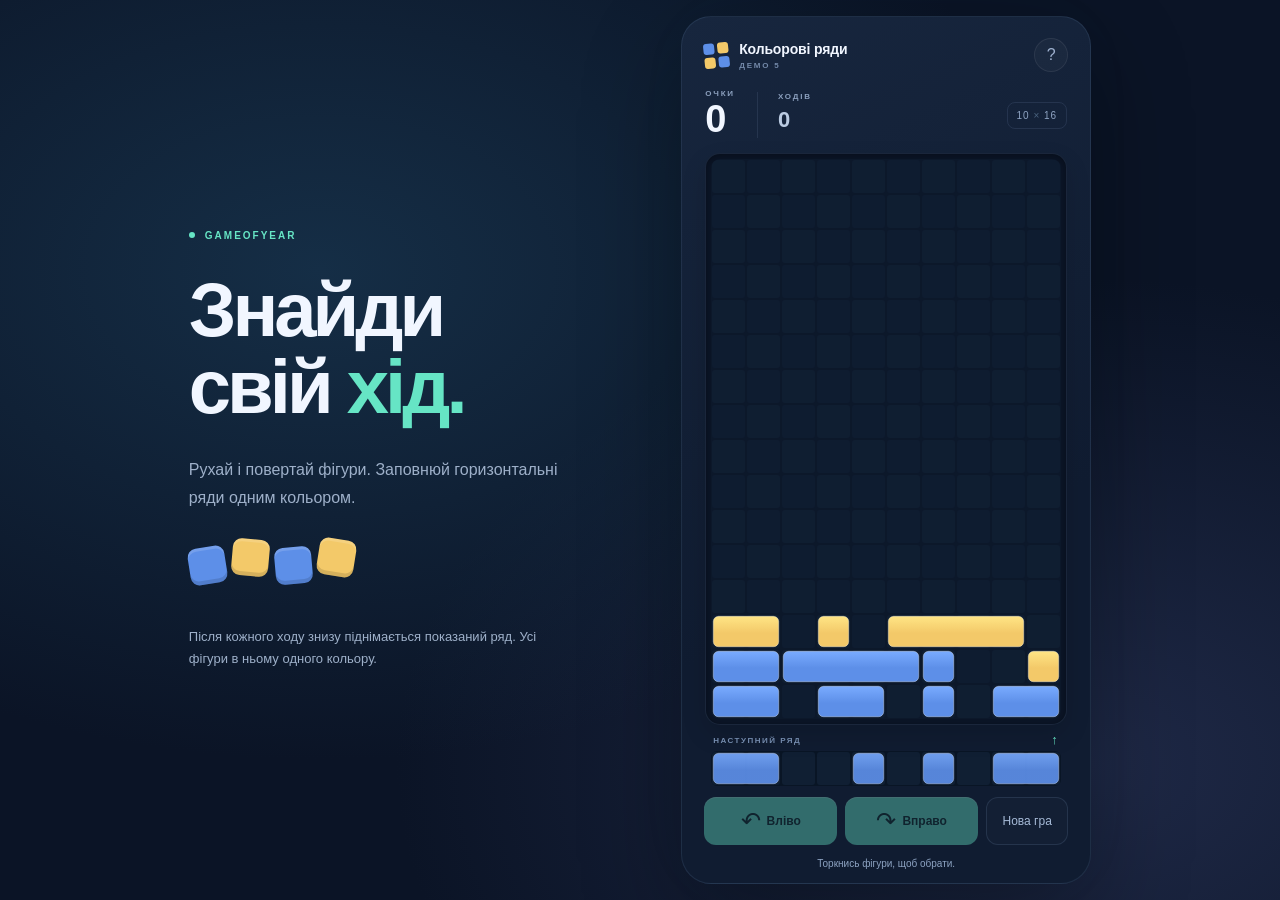
<file: demo5-first/index.html>
<!doctype html>
<html lang="uk">
<head>
  <meta charset="utf-8">
  <meta name="viewport" content="width=device-width, initial-scale=1, viewport-fit=cover">
  <meta name="theme-color" content="#101c31">
  <meta name="description" content="Кольорові ряди — головоломка з поворотами й ланцюговим очищенням одноколірних рядів.">
  <title>Кольорові ряди · Gameofyear</title>
  <link rel="icon" href="data:image/svg+xml,%3Csvg xmlns='http://www.w3.org/2000/svg' viewBox='0 0 32 32'%3E%3Crect width='32' height='32' rx='9' fill='%23101c31'/%3E%3Cpath d='M7 7h8v8H7z' fill='%235D8FE8'/%3E%3Cpath d='M17 7h8v8h-8z' fill='%23F3C969'/%3E%3Cpath d='M7 17h8v8H7z' fill='%23F3C969'/%3E%3Cpath d='M17 17h8v8h-8z' fill='%235D8FE8'/%3E%3C/svg%3E">
  <link rel="stylesheet" href="./styles.css">
</head>
<body>
  <main class="layout">
    <aside class="intro" aria-label="Про гру">
      <span class="eyebrow"><i></i> GAMEOFYEAR</span>
      <h1>Знайди<br>свій <em>хід.</em></h1>
      <p>Рухай і повертай фігури. Заповнюй горизонтальні ряди одним кольором.</p>
      <div class="intro-tiles" aria-hidden="true"><b></b><b></b><b></b><b></b></div>
      <div class="intro-note"><p>Після кожного ходу знизу піднімається показаний ряд. Усі фігури в ньому одного кольору.</p></div>
    </aside>

    <section class="game-shell" aria-label="Кольорові ряди">
      <header class="masthead">
        <div class="brand"><div class="brand-mark" aria-hidden="true"><i></i><i></i><i></i><i></i></div><span>Кольорові ряди<small>ДЕМО 5</small></span></div>
        <button id="helpButton" class="icon-button" type="button" aria-label="Як грати">?</button>
      </header>

      <div class="hud">
        <div><span class="label">ОЧКИ</span><strong id="score">0</strong></div>
        <div class="turn-card"><span class="label">ХОДІВ</span><b id="turn">0</b></div>
        <div class="field-badge">10 <span>×</span> 16</div>
      </div>

      <div id="boardSlot" class="board-slot">
        <div id="boardFrame" class="board-frame">
          <canvas id="board" aria-label="Ігрове поле. Вибери фігуру й перетягни вільним шляхом у будь-який бік." tabindex="0"></canvas>
          <div id="gameOver" class="game-over" hidden>
            <div class="game-over-card"><span class="eyebrow">ДОБРА СПРОБА</span><h2>Гру завершено</h2><p>Поле досягло верхньої межі.</p><strong id="finalScore">0</strong><span class="label">НАБРАНО ОЧОК</span><button id="retryButton" class="primary-button" type="button">Ще партію <span>↗</span></button></div>
          </div>
          <div id="gain" class="score-gain" aria-hidden="true"></div>
        </div>
      </div>

      <section class="next-section" aria-label="Наступний ряд">
        <div class="next-label"><span>НАСТУПНИЙ РЯД</span><span class="next-arrow" aria-hidden="true">↑</span></div>
        <canvas id="nextRow" aria-label="Фігури та кольори наступного ряду"></canvas>
      </section>

      <div class="toolbar">
        <button id="rotateLeftButton" class="rotate-button" type="button" aria-label="Повернути вліво" disabled><span class="rotate-icon" aria-hidden="true">↶</span>Вліво</button>
        <button id="rotateRightButton" class="rotate-button" type="button" aria-label="Повернути вправо" disabled><span class="rotate-icon" aria-hidden="true">↷</span>Вправо</button>
        <button id="newGameButton" class="new-game-button" type="button">Нова гра</button>
      </div>
      <p id="status" class="status" role="status" aria-live="polite">Торкнись фігури, щоб обрати.</p>
      <noscript>Для гри потрібно увімкнути JavaScript у браузері.</noscript>
    </section>
  </main>

  <dialog id="helpDialog" aria-labelledby="helpTitle">
    <div class="help-heading"><span class="eyebrow">ТВІЙ НАСТУПНИЙ ХІД</span><button id="closeHelp" class="icon-button" type="button" aria-label="Закрити правила">×</button></div>
    <h2 id="helpTitle">Як грати</h2>
    <ol class="rules">
      <li><b>Переміщуй фігури</b><p>Перетягни фігуру вгору, вниз або вбік вільним шляхом. Зміна позиції після відпускання коштує один хід.</p></li>
      <li><b>Повертай вліво або вправо</b><p>Торкнись фігури й натисни доступну кнопку повороту. Поворот витрачає один хід. Якщо сусіди не лишають місця, поворот може підняти фігуру на 1–3 клітинки, щоб смужка стала на опору; без місця зверху поворот недоступний. Усі фігури без опори падають, а хід одразу зараховується.</p></li>
      <li><b>Збирай повні ряди одного кольору</b><p>Повний горизонтальний ряд одного кольору зникає й дає 100 очок. Змішані ряди лишаються на полі.</p></li>
    </ol>
    <div class="help-tip">Після осідання й очищення знизу підніметься показаний ряд. Якщо він виштовхне фігури за верх поля, партія закінчиться.</div>
    <button id="playButton" class="primary-button" type="button">До гри <span>→</span></button>
  </dialog>
  <script type="module" src="./main.mjs"></script>
</body>
</html>
</file>
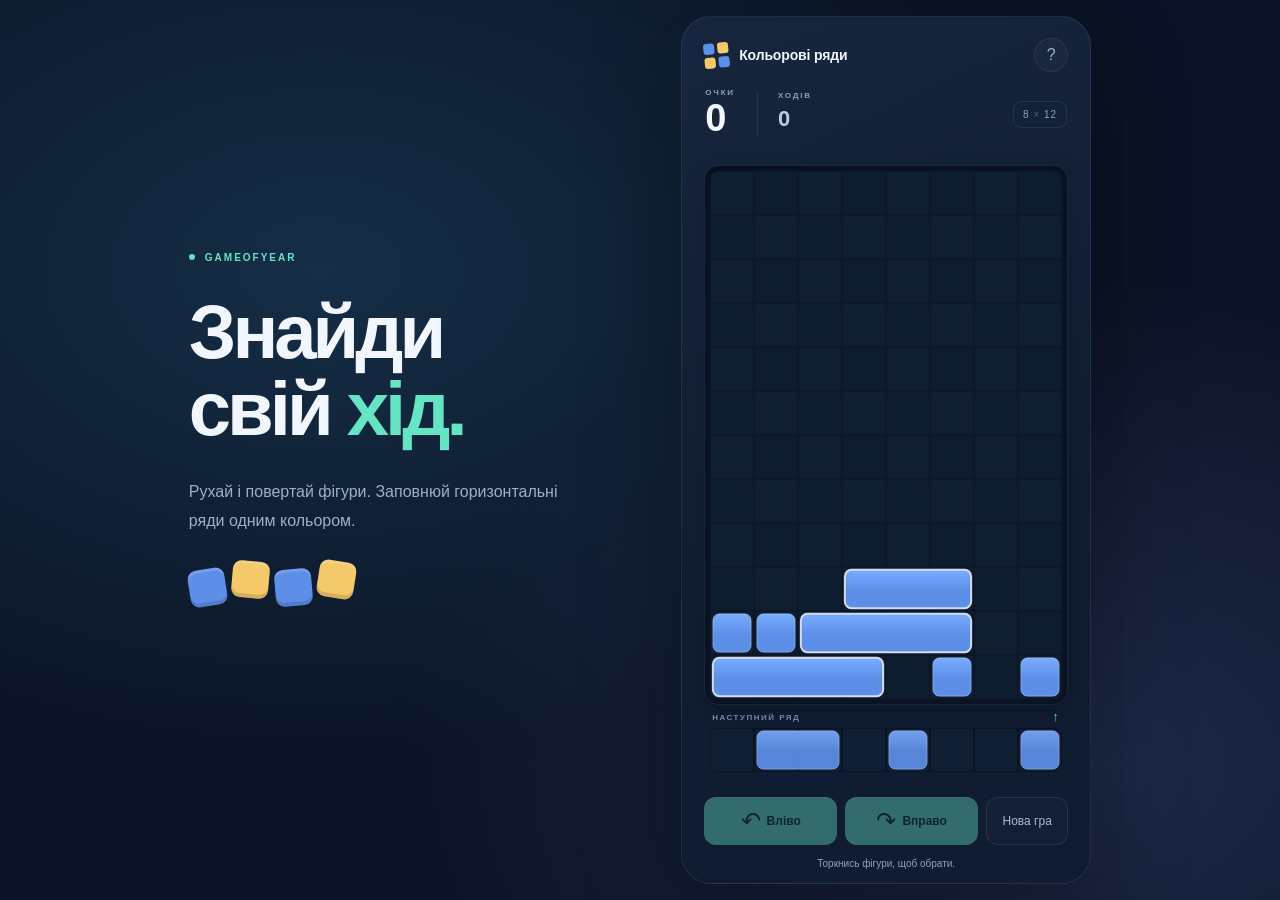
<file: demo6-8x12/index.html>
<!doctype html>
<html lang="uk">
<head>
  <meta charset="utf-8">
  <meta name="viewport" content="width=device-width, initial-scale=1, viewport-fit=cover">
  <meta name="theme-color" content="#101c31">
  <meta name="description" content="Кольорові ряди — головоломка з поворотами й ланцюговим очищенням одноколірних рядів.">
  <title>Кольорові ряди · Gameofyear</title>
  <link rel="icon" href="data:image/svg+xml,%3Csvg xmlns='http://www.w3.org/2000/svg' viewBox='0 0 32 32'%3E%3Crect width='32' height='32' rx='9' fill='%23101c31'/%3E%3Cpath d='M7 7h8v8H7z' fill='%235D8FE8'/%3E%3Cpath d='M17 7h8v8h-8z' fill='%23F3C969'/%3E%3Cpath d='M7 17h8v8H7z' fill='%23F3C969'/%3E%3Cpath d='M17 17h8v8h-8z' fill='%235D8FE8'/%3E%3C/svg%3E">
  <link rel="stylesheet" href="./styles.css">
</head>
<body>
  <main class="layout">
    <aside class="intro" aria-label="Про гру">
      <span class="eyebrow"><i></i> GAMEOFYEAR</span>
      <h1>Знайди<br>свій <em>хід.</em></h1>
      <p>Рухай і повертай фігури. Заповнюй горизонтальні ряди одним кольором.</p>
      <div class="intro-tiles" aria-hidden="true"><b></b><b></b><b></b><b></b></div>
    </aside>

    <section class="game-shell" aria-label="Кольорові ряди">
      <div class="game-header">
        <header class="masthead">
          <div class="brand"><div class="brand-mark" aria-hidden="true"><i></i><i></i><i></i><i></i></div><span>Кольорові ряди</span></div>
          <button id="helpButton" class="icon-button" type="button" aria-label="Як грати">?</button>
        </header>
        <div class="hud">
          <div><span class="label">ОЧКИ</span><strong id="score">0</strong></div>
          <div class="turn-card"><span class="label">ХОДІВ</span><b id="turn">0</b></div>
          <div class="field-badge">8 <span>×</span> 12</div>
        </div>
      </div>

      <div id="playArea" class="play-area">
        <div class="board-slot">
          <div id="boardFrame" class="board-frame">
            <canvas id="board" aria-label="Ігрове поле. Вибери фігуру й перетягни вільним шляхом у будь-який бік." tabindex="0"></canvas>
            <div id="gameOver" class="game-over" hidden>
              <div class="game-over-card">
                <h2>Гру завершено</h2>
                <p>Верхній ряд залишився зайнятим.</p>
                <strong id="finalScore">0</strong>
                <span class="label">НАБРАНО ОЧОК</span>
                <button id="retryButton" class="primary-button" type="button">Ще партію <span>↗</span></button>
              </div>
            </div>
            <div id="gain" class="score-gain" aria-hidden="true"></div>
          </div>
        </div>
        <section class="next-section" aria-labelledby="nextRowLabel">
          <div class="next-label"><span id="nextRowLabel">Наступний ряд</span><span class="next-arrow" aria-hidden="true">↑</span></div>
          <canvas id="nextRow" aria-label="Наступний ряд"></canvas>
        </section>
      </div>

      <div class="toolbar">
        <button id="rotateLeftButton" class="rotate-button" type="button" aria-label="Повернути вліво" disabled><span class="rotate-icon" aria-hidden="true">↶</span>Вліво</button>
        <button id="rotateRightButton" class="rotate-button" type="button" aria-label="Повернути вправо" disabled><span class="rotate-icon" aria-hidden="true">↷</span>Вправо</button>
        <button id="newGameButton" class="new-game-button" type="button">Нова гра</button>
      </div>
      <p id="status" class="status" role="status" aria-live="polite">Торкнись фігури, щоб обрати.</p>
      <noscript>Для гри потрібно увімкнути JavaScript у браузері.</noscript>
    </section>
  </main>

  <dialog id="helpDialog" aria-labelledby="helpTitle">
    <div class="help-heading">
      <h2 id="helpTitle">Як грати</h2>
      <button id="closeHelp" class="icon-button" type="button" aria-label="Закрити правила">×</button>
    </div>
    <ol class="rules">
      <li><b>Переміщуй фігури</b><p>Перетягни фігуру вгору, вниз або вбік вільним шляхом. Зміна позиції після відпускання коштує один хід.</p></li>
      <li><b>Повертай фігури зі світлою рамкою</b><p>Обери фігуру й натисни доступну кнопку повороту. Поворот коштує один хід і за потреби підіймає фігуру до вільної позиції.</p></li>
      <li><b>Збирай повні ряди одного кольору</b><p>Після підйому старі фігури можуть впасти у прогалини нового ряду. Кожен повний одноколірний ряд зникає й дає 100 очок.</p></li>
    </ol>
    <div class="help-tip">Партія завершується, якщо після падіння й усіх очищень верхній ряд лишився зайнятим. До 1000 очок гра може підібрати рятувальний ряд або раз дати хід без підйому.</div>
    <button id="playButton" class="primary-button" type="button">До гри <span>→</span></button>
  </dialog>
  <script type="module" src="./main.mjs"></script>
</body>
</html>
</file>
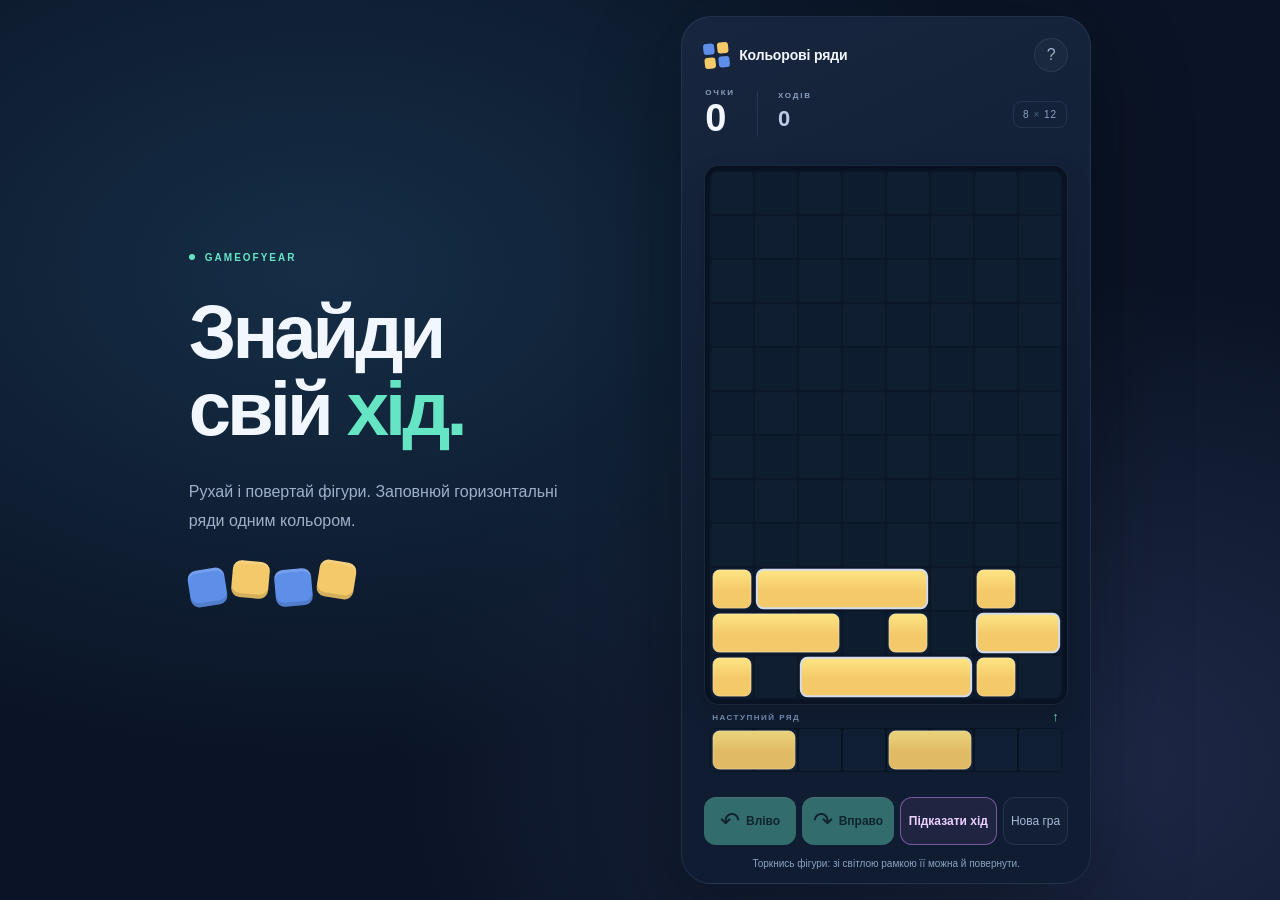
<file: demo7-initial/index.html>
<!doctype html>
<html lang="uk">
<head>
  <meta charset="utf-8">
  <meta name="viewport" content="width=device-width, initial-scale=1, viewport-fit=cover">
  <meta name="theme-color" content="#101c31">
  <meta name="description" content="Кольорові ряди — головоломка з поворотами й ланцюговим очищенням одноколірних рядів.">
  <title>Кольорові ряди · Gameofyear</title>
  <link rel="icon" href="data:image/svg+xml,%3Csvg xmlns='http://www.w3.org/2000/svg' viewBox='0 0 32 32'%3E%3Crect width='32' height='32' rx='9' fill='%23101c31'/%3E%3Cpath d='M7 7h8v8H7z' fill='%235D8FE8'/%3E%3Cpath d='M17 7h8v8h-8z' fill='%23F3C969'/%3E%3Cpath d='M7 17h8v8H7z' fill='%23F3C969'/%3E%3Cpath d='M17 17h8v8h-8z' fill='%235D8FE8'/%3E%3C/svg%3E">
  <link rel="stylesheet" href="./styles.css">
</head>
<body>
  <main class="layout">
    <aside class="intro" aria-label="Про гру">
      <span class="eyebrow"><i></i> GAMEOFYEAR</span>
      <h1>Знайди<br>свій <em>хід.</em></h1>
      <p>Рухай і повертай фігури. Заповнюй горизонтальні ряди одним кольором.</p>
      <div class="intro-tiles" aria-hidden="true"><b></b><b></b><b></b><b></b></div>
    </aside>

    <section class="game-shell" aria-label="Кольорові ряди">
      <div class="game-header">
        <header class="masthead">
          <div class="brand"><div class="brand-mark" aria-hidden="true"><i></i><i></i><i></i><i></i></div><span>Кольорові ряди</span></div>
          <button id="helpButton" class="icon-button" type="button" aria-label="Як грати">?</button>
        </header>
        <div class="hud">
          <div><span class="label">ОЧКИ</span><strong id="score">0</strong></div>
          <div class="turn-card"><span class="label">ХОДІВ</span><b id="turn">0</b></div>
          <div class="field-badge">8 <span>×</span> 12</div>
        </div>
      </div>

      <div id="playArea" class="play-area">
        <div class="board-slot">
          <div id="boardFrame" class="board-frame">
            <canvas id="board" aria-label="Ігрове поле. Вибери фігуру й перетягни вільним шляхом у будь-який бік." tabindex="0"></canvas>
            <div id="gameOver" class="game-over" hidden>
              <div class="game-over-card">
                <h2>Гру завершено</h2>
                <p>Верхній ряд залишився зайнятим.</p>
                <strong id="finalScore">0</strong>
                <span class="label">НАБРАНО ОЧОК</span>
                <button id="retryButton" class="primary-button" type="button">Ще партію <span>↗</span></button>
              </div>
            </div>
            <div id="gain" class="score-gain" aria-hidden="true"></div>
          </div>
        </div>
        <section class="next-section" aria-labelledby="nextRowLabel">
          <div class="next-label"><span id="nextRowLabel">Наступний ряд</span><span class="next-arrow" aria-hidden="true">↑</span></div>
          <canvas id="nextRow" aria-label="Наступний ряд"></canvas>
        </section>
      </div>

      <div class="toolbar">
        <button id="rotateLeftButton" class="rotate-button" type="button" aria-label="Повернути вліво" disabled><span class="rotate-icon" aria-hidden="true">↶</span>Вліво</button>
        <button id="rotateRightButton" class="rotate-button" type="button" aria-label="Повернути вправо" disabled><span class="rotate-icon" aria-hidden="true">↷</span>Вправо</button>
        <button id="hintButton" class="hint-button" type="button" aria-label="Підказати хід">Підказати хід</button>
        <button id="newGameButton" class="new-game-button" type="button">Нова гра</button>
      </div>
      <p id="status" class="status" role="status" aria-live="polite">Торкнись фігури, щоб обрати.</p>
      <noscript>Для гри потрібно увімкнути JavaScript у браузері.</noscript>
    </section>
  </main>

  <dialog id="helpDialog" aria-labelledby="helpTitle">
    <div class="help-heading">
      <h2 id="helpTitle">Як грати</h2>
      <button id="closeHelp" class="icon-button" type="button" aria-label="Закрити правила">×</button>
    </div>
    <ol class="rules">
      <li><b>Переміщуй фігури</b><p>Перетягни фігуру вгору, вниз або вбік вільним шляхом. Зміна позиції після відпускання коштує один хід.</p></li>
      <li><b>Повертай фігури зі світлою рамкою</b><p>Обери таку фігуру й натисни Вліво чи Вправо. Поворот — повноцінний хід, як і переміщення; за потреби фігуру підіймає до вільної позиції.</p></li>
      <li><b>Підказати хід</b><p>Поки в тебе менше 1000 очок, кнопка «Підказати хід» показує фігуру й місце або поворот, що ведуть до очищення. Хід вона не витрачає.</p></li>
      <li><b>Збирай повні ряди одного кольору</b><p>Після підйому старі фігури можуть впасти у прогалини нового ряду. Кожен повний одноколірний ряд зникає й дає 100 очок.</p></li>
    </ol>
    <div class="help-tip">Партія завершується, якщо після падіння й усіх очищень верхній ряд лишився зайнятим. До 1000 очок гра може підібрати рятувальний ряд або раз дати хід без підйому.</div>
    <button id="playButton" class="primary-button" type="button">До гри <span>→</span></button>
  </dialog>
  <script type="module" src="./main.mjs"></script>
</body>
</html>
</file>
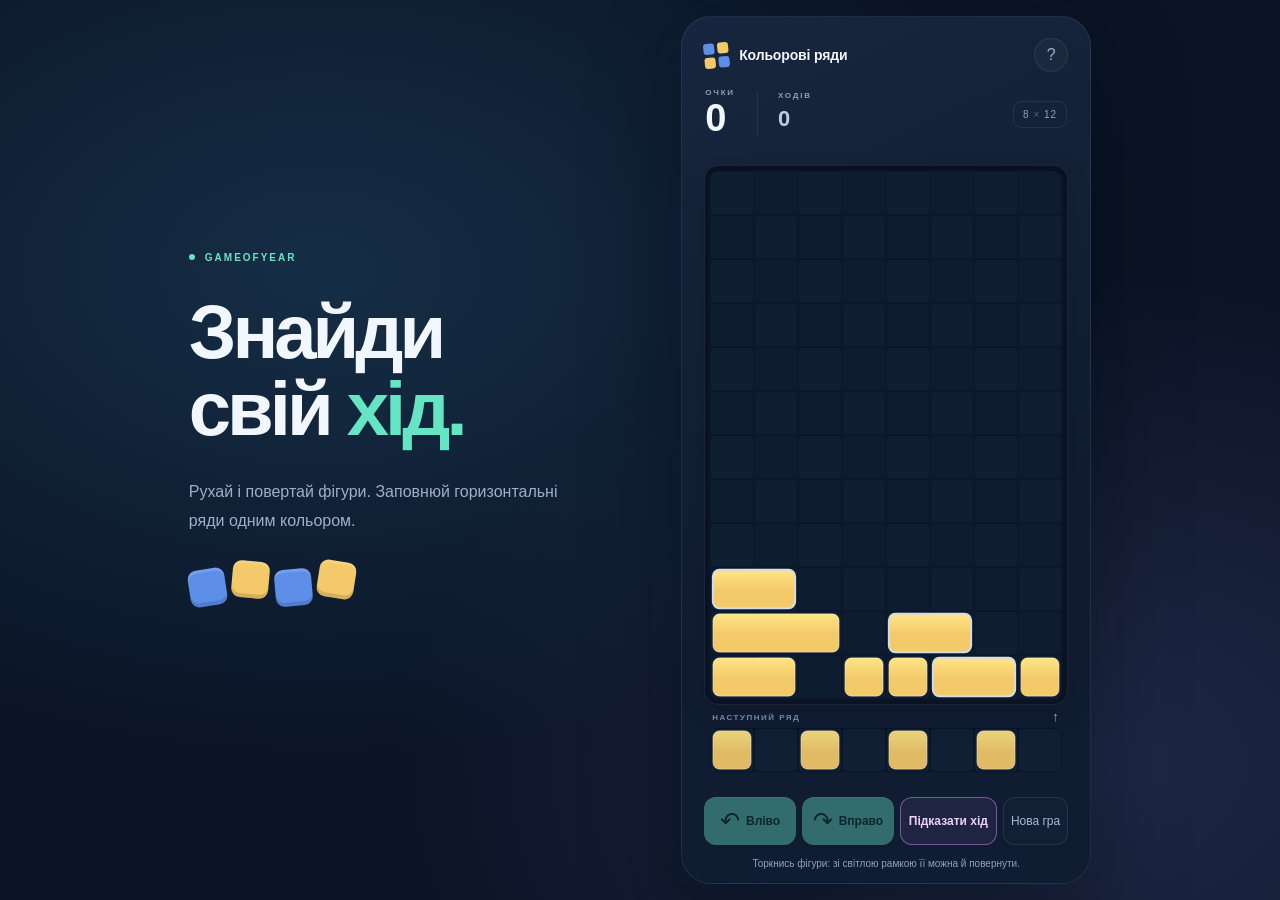
<file: demo8-journal/index.html>
<!doctype html>
<html lang="uk">
<head>
  <meta charset="utf-8">
  <meta name="viewport" content="width=device-width, initial-scale=1, viewport-fit=cover">
  <meta name="theme-color" content="#101c31">
  <meta name="description" content="Кольорові ряди — головоломка з поворотами й ланцюговим очищенням одноколірних рядів.">
  <title>Кольорові ряди · Gameofyear</title>
  <link rel="icon" href="data:image/svg+xml,%3Csvg xmlns='http://www.w3.org/2000/svg' viewBox='0 0 32 32'%3E%3Crect width='32' height='32' rx='9' fill='%23101c31'/%3E%3Cpath d='M7 7h8v8H7z' fill='%235D8FE8'/%3E%3Cpath d='M17 7h8v8h-8z' fill='%23F3C969'/%3E%3Cpath d='M7 17h8v8H7z' fill='%23F3C969'/%3E%3Cpath d='M17 17h8v8h-8z' fill='%235D8FE8'/%3E%3C/svg%3E">
  <link rel="stylesheet" href="./styles.css">
</head>
<body>
  <main class="layout">
    <aside class="intro" aria-label="Про гру">
      <span class="eyebrow"><i></i> GAMEOFYEAR</span>
      <h1>Знайди<br>свій <em>хід.</em></h1>
      <p>Рухай і повертай фігури. Заповнюй горизонтальні ряди одним кольором.</p>
      <div class="intro-tiles" aria-hidden="true"><b></b><b></b><b></b><b></b></div>
    </aside>

    <section class="game-shell" aria-label="Кольорові ряди">
      <div class="game-header">
        <header class="masthead">
          <div class="brand"><div class="brand-mark" aria-hidden="true"><i></i><i></i><i></i><i></i></div><span>Кольорові ряди</span></div>
          <button id="helpButton" class="icon-button" type="button" aria-label="Як грати">?</button>
        </header>
        <div class="hud">
          <div><span class="label">ОЧКИ</span><strong id="score">0</strong></div>
          <div class="turn-card"><span class="label">ХОДІВ</span><b id="turn">0</b></div>
          <div class="field-badge">8 <span>×</span> 12</div>
        </div>
      </div>

      <div id="playArea" class="play-area">
        <div class="board-slot">
          <div id="boardFrame" class="board-frame">
            <canvas id="board" aria-label="Ігрове поле. Вибери фігуру й перетягни вільним шляхом у будь-який бік." tabindex="0"></canvas>
            <div id="gameOver" class="game-over" hidden>
              <div class="game-over-card">
                <h2>Гру завершено</h2>
                <p>Верхній ряд залишився зайнятим.</p>
                <strong id="finalScore">0</strong>
                <span class="label">НАБРАНО ОЧОК</span>
                <button id="retryButton" class="primary-button" type="button">Ще партію <span>↗</span></button>
                <button id="copyResultButton" class="secondary-button" type="button" aria-label="Скопіювати результати партії">Скопіювати результати</button>
                <textarea id="copyResultText" class="copy-text" readonly hidden rows="3" aria-label="Текст результатів для ручного копіювання"></textarea>
                <p id="copyResultStatus" class="copy-status" role="status" aria-live="polite"></p>
              </div>
            </div>
            <div id="gain" class="score-gain" aria-hidden="true"></div>
          </div>
        </div>
        <section class="next-section" aria-labelledby="nextRowLabel">
          <div class="next-label"><span id="nextRowLabel">Наступний ряд</span><span class="next-arrow" aria-hidden="true">↑</span></div>
          <canvas id="nextRow" aria-label="Наступний ряд"></canvas>
        </section>
      </div>

      <div class="toolbar">
        <button id="rotateLeftButton" class="rotate-button" type="button" aria-label="Повернути вліво" disabled><span class="rotate-icon" aria-hidden="true">↶</span>Вліво</button>
        <button id="rotateRightButton" class="rotate-button" type="button" aria-label="Повернути вправо" disabled><span class="rotate-icon" aria-hidden="true">↷</span>Вправо</button>
        <button id="hintButton" class="hint-button" type="button" aria-label="Підказати хід">Підказати хід</button>
        <button id="newGameButton" class="new-game-button" type="button">Нова гра</button>
      </div>
      <p id="status" class="status" role="status" aria-live="polite">Торкнись фігури, щоб обрати.</p>
      <noscript>Для гри потрібно увімкнути JavaScript у браузері.</noscript>
    </section>
  </main>

  <dialog id="helpDialog" aria-labelledby="helpTitle">
    <div class="help-heading">
      <h2 id="helpTitle">Як грати</h2>
      <button id="closeHelp" class="icon-button" type="button" aria-label="Закрити правила">×</button>
    </div>
    <ol class="rules">
      <li><b>Переміщуй фігури</b><p>Перетягни фігуру вгору, вниз або вбік вільним шляхом. Зміна позиції після відпускання коштує один хід.</p></li>
      <li><b>Повертай фігури зі світлою рамкою</b><p>Обери таку фігуру й натисни Вліво чи Вправо. Поворот — повноцінний хід, як і переміщення; за потреби фігуру підіймає до вільної позиції.</p></li>
      <li><b>Підказати хід</b><p>Поки в тебе менше 1000 очок, кнопка «Підказати хід» показує фігуру й місце або поворот, що ведуть до очищення. Хід вона не витрачає.</p></li>
      <li><b>Збирай повні ряди одного кольору</b><p>Після підйому старі фігури можуть впасти у прогалини нового ряду. Кожен повний одноколірний ряд зникає й дає 100 очок.</p></li>
    </ol>
    <div class="help-tip">Партія завершується, якщо після падіння й усіх очищень верхній ряд лишився зайнятим. До 1000 очок гра може підібрати рятувальний ряд або раз дати хід без підйому.</div>
    <button id="copyJournalButton" class="secondary-button" type="button" aria-label="Скопіювати журнал останніх партій">Скопіювати журнал партій</button>
    <textarea id="copyJournalText" class="copy-text" readonly hidden rows="5" aria-label="Текст журналу для ручного копіювання"></textarea>
    <p id="copyJournalStatus" class="copy-status" role="status" aria-live="polite"></p>
    <button id="playButton" class="primary-button" type="button">До гри <span>→</span></button>
  </dialog>
  <script type="module" src="./main.mjs"></script>
</body>
</html>
</file>
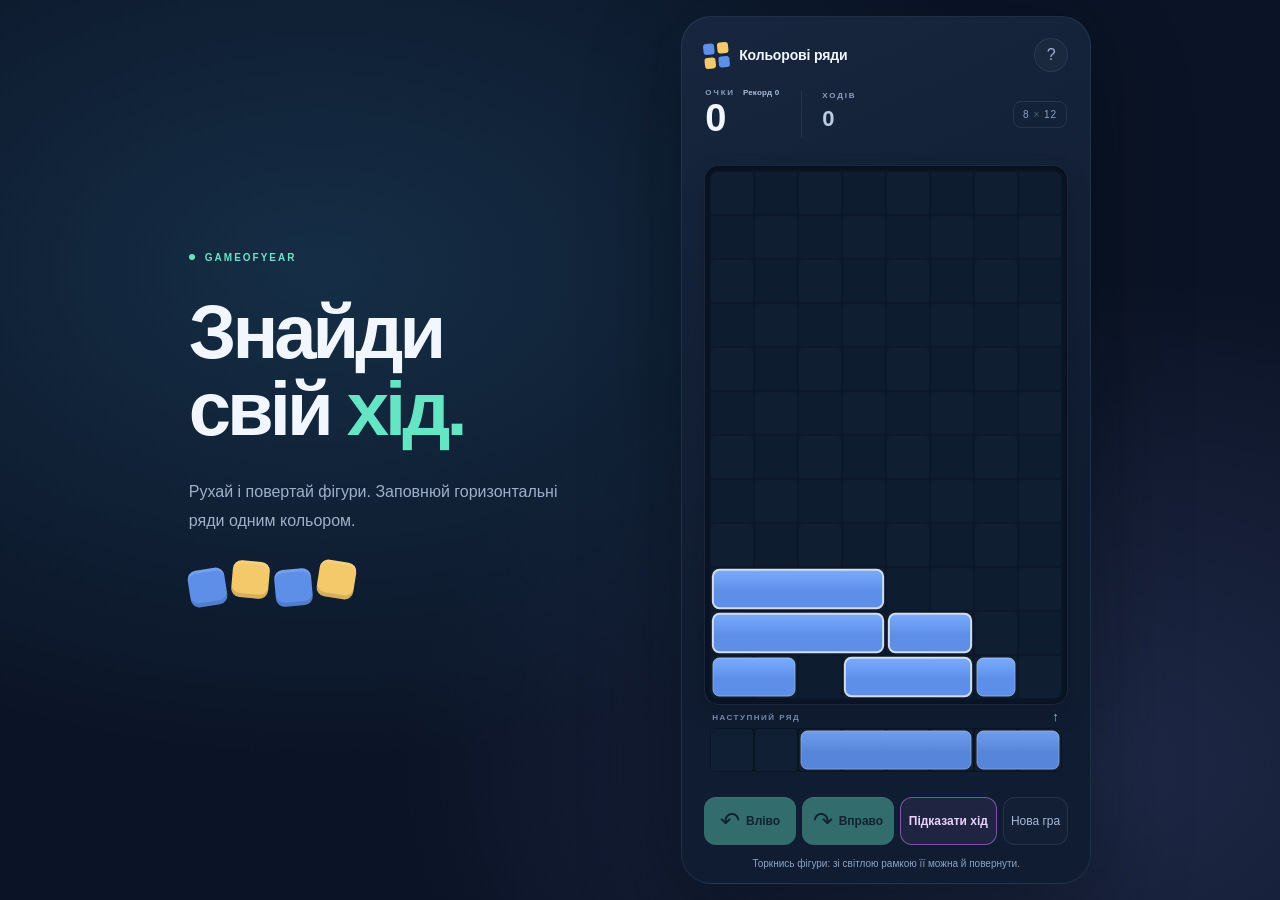
<file: demo9-persistence/index.html>
<!doctype html>
<html lang="uk">
<head>
  <meta charset="utf-8">
  <meta name="viewport" content="width=device-width, initial-scale=1, viewport-fit=cover">
  <meta name="theme-color" content="#101c31">
  <meta name="description" content="Кольорові ряди — головоломка з поворотами й ланцюговим очищенням одноколірних рядів.">
  <title>Кольорові ряди · Gameofyear</title>
  <link rel="icon" href="data:image/svg+xml,%3Csvg xmlns='http://www.w3.org/2000/svg' viewBox='0 0 32 32'%3E%3Crect width='32' height='32' rx='9' fill='%23101c31'/%3E%3Cpath d='M7 7h8v8H7z' fill='%235D8FE8'/%3E%3Cpath d='M17 7h8v8h-8z' fill='%23F3C969'/%3E%3Cpath d='M7 17h8v8H7z' fill='%23F3C969'/%3E%3Cpath d='M17 17h8v8h-8z' fill='%235D8FE8'/%3E%3C/svg%3E">
  <link rel="stylesheet" href="./styles.css">
</head>
<body>
  <main class="layout">
    <aside class="intro" aria-label="Про гру">
      <span class="eyebrow"><i></i> GAMEOFYEAR</span>
      <h1>Знайди<br>свій <em>хід.</em></h1>
      <p>Рухай і повертай фігури. Заповнюй горизонтальні ряди одним кольором.</p>
      <div class="intro-tiles" aria-hidden="true"><b></b><b></b><b></b><b></b></div>
    </aside>

    <section class="game-shell" aria-label="Кольорові ряди">
      <div class="game-header">
        <header class="masthead">
          <div class="brand"><div class="brand-mark" aria-hidden="true"><i></i><i></i><i></i><i></i></div><span>Кольорові ряди</span></div>
          <button id="helpButton" class="icon-button" type="button" aria-label="Як грати">?</button>
        </header>
        <div class="hud">
          <div><span class="label">ОЧКИ<span id="best" class="best" aria-label="Рекорд">Рекорд 0</span></span><strong id="score">0</strong></div>
          <div class="turn-card"><span class="label">ХОДІВ</span><b id="turn">0</b></div>
          <div class="field-badge">8 <span>×</span> 12</div>
        </div>
      </div>

      <div id="playArea" class="play-area">
        <div class="board-slot">
          <div id="boardFrame" class="board-frame">
            <canvas id="board" aria-label="Ігрове поле. Вибери фігуру й перетягни вільним шляхом у будь-який бік." tabindex="0"></canvas>
            <div id="gameOver" class="game-over" hidden>
              <div class="game-over-card">
                <h2>Гру завершено</h2>
                <p>Верхній ряд залишився зайнятим.</p>
                <p id="newRecord" class="new-record" role="status" hidden>Новий рекорд!</p>
                <strong id="finalScore">0</strong>
                <span class="label">НАБРАНО ОЧОК</span>
                <button id="retryButton" class="primary-button" type="button">Ще партію <span>↗</span></button>
                <button id="copyResultButton" class="secondary-button" type="button" aria-label="Скопіювати результати партії">Скопіювати результати</button>
                <textarea id="copyResultText" class="copy-text" readonly hidden rows="3" aria-label="Текст результатів для ручного копіювання"></textarea>
                <p id="copyResultStatus" class="copy-status" role="status" aria-live="polite"></p>
              </div>
            </div>
            <div id="gain" class="score-gain" aria-hidden="true"></div>
          </div>
        </div>
        <section class="next-section" aria-labelledby="nextRowLabel">
          <div class="next-label"><span id="nextRowLabel">Наступний ряд</span><span class="next-arrow" aria-hidden="true">↑</span></div>
          <canvas id="nextRow" aria-label="Наступний ряд"></canvas>
        </section>
      </div>

      <div class="toolbar">
        <button id="rotateLeftButton" class="rotate-button" type="button" aria-label="Повернути вліво" disabled><span class="rotate-icon" aria-hidden="true">↶</span>Вліво</button>
        <button id="rotateRightButton" class="rotate-button" type="button" aria-label="Повернути вправо" disabled><span class="rotate-icon" aria-hidden="true">↷</span>Вправо</button>
        <button id="hintButton" class="hint-button" type="button" aria-label="Підказати хід">Підказати хід</button>
        <button id="newGameButton" class="new-game-button" type="button">Нова гра</button>
      </div>
      <p id="status" class="status" role="status" aria-live="polite">Торкнись фігури, щоб обрати.</p>
      <noscript>Для гри потрібно увімкнути JavaScript у браузері.</noscript>
    </section>
  </main>

  <dialog id="helpDialog" aria-labelledby="helpTitle">
    <div class="help-heading">
      <h2 id="helpTitle">Як грати</h2>
      <button id="closeHelp" class="icon-button" type="button" aria-label="Закрити правила">×</button>
    </div>
    <ol class="rules">
      <li><b>Переміщуй фігури</b><p>Перетягни фігуру вгору, вниз або вбік вільним шляхом. Зміна позиції після відпускання коштує один хід.</p></li>
      <li><b>Повертай фігури зі світлою рамкою</b><p>Обери таку фігуру й натисни Вліво чи Вправо. Поворот — повноцінний хід, як і переміщення; за потреби фігуру підіймає до вільної позиції.</p></li>
      <li><b>Підказати хід</b><p>Протягом усієї партії кнопка може показати фігуру й місце або поворот, що ведуть до очищення. Запит підказки коштує 0 ходів.</p></li>
      <li><b>Збирай повні ряди одного кольору</b><p>Кожен такий ряд дає 100 очок. Якщо він зник до підйому, показаний ряд зазвичай чекає. Від 3000 очок додається другий колір.</p></li>
    </ol>
    <div class="help-tip">Партія завершується, якщо після падіння й очищень верхній ряд зайнятий. Біля верху або після шести ходів без очищення гра може підібрати рятувальний ряд. До 1000 очок можлива разова пауза підйому.</div>
    <button id="copyJournalButton" class="secondary-button" type="button" aria-label="Скопіювати журнал останніх партій">Скопіювати журнал партій</button>
    <textarea id="copyJournalText" class="copy-text" readonly hidden rows="5" aria-label="Текст журналу для ручного копіювання"></textarea>
    <p id="copyJournalStatus" class="copy-status" role="status" aria-live="polite"></p>
    <button id="playButton" class="primary-button" type="button">До гри <span>→</span></button>
  </dialog>
  <div id="confirmNew" class="confirm" role="alertdialog" aria-modal="true" aria-labelledby="confirmTitle" aria-describedby="confirmText" hidden>
    <div class="confirm-card">
      <h2 id="confirmTitle">Почати нову партію?</h2>
      <p id="confirmText">Поточну буде втрачено.</p>
      <div class="confirm-actions">
        <button id="confirmCancel" class="secondary-button" type="button" aria-label="Скасувати: лишити поточну партію">Скасувати</button>
        <button id="confirmStart" class="primary-button" type="button" aria-label="Почати нову партію">Почати</button>
      </div>
    </div>
  </div>
  <script type="module" src="./main.mjs"></script>
</body>
</html>
</file>
<file: styles.css>
@charset "UTF-8";
:root{color-scheme:dark;--bg:#0b1426;--panel:#111f35;--ink:#f1f6ff;--muted:#8b9db8;--teal:#66e5c5;--line:rgba(153,183,225,.12);font-family:ui-sans-serif,-apple-system,BlinkMacSystemFont,"Segoe UI",sans-serif;font-synthesis:none}
*{box-sizing:border-box}html,body{margin:0;width:100%;height:100%;overflow:hidden}body{background:radial-gradient(ellipse at 25% 30%,#152e46 0,transparent 55%),radial-gradient(ellipse at 85% 85%,#1f2947 0,transparent 45%),var(--bg);color:var(--ink);-webkit-tap-highlight-color:transparent}button{font:inherit;cursor:pointer;border:0;color:inherit;touch-action:manipulation}button:focus-visible,canvas:focus-visible{outline:2px solid var(--teal);outline-offset:4px}button:disabled{cursor:default;opacity:.4}button{transition:transform .15s,background .15s,opacity .15s}button:active:not(:disabled){transform:scale(.97)}[hidden]{display:none!important}
.layout{height:100dvh;display:flex;align-items:center;justify-content:center;gap:clamp(70px,8vw,150px);padding:16px}.intro{width:390px}.eyebrow{font-size:10px;font-weight:750;letter-spacing:2px;color:var(--teal);display:flex;align-items:center;gap:10px}.eyebrow i{height:6px;width:6px;background:var(--teal);border-radius:50%}.intro h1{font-size:76px;font-weight:650;letter-spacing:-4px;line-height:1.02;margin:30px 0}.intro h1 em{font-style:normal;color:var(--teal)}.intro>p{font-size:16px;color:#9eb0c9;line-height:1.8}.intro-tiles{display:flex;gap:6px;margin:34px 0 42px}.intro-tiles b{height:37px;width:37px;border-radius:9px;background:#5D8FE8;box-shadow:inset 0 3px 0 #ffffff25,inset 0 -4px 0 #00000020;transform:rotate(-9deg)}.intro-tiles b:nth-child(2){background:#F3C969;transform:translateY(-8px) rotate(5deg)}.intro-tiles b:nth-child(3){background:#5D8FE8;transform:rotate(-5deg)}.intro-tiles b:nth-child(4){background:#F3C969;transform:translateY(-8px) rotate(9deg)}
.game-shell{height:min(870px,calc(100dvh - 32px));width:410px;flex-shrink:0;display:flex;flex-direction:column;gap:10px;padding:20px 22px 10px;background:linear-gradient(155deg,#17263e,#101c31 62%);border:1px solid #8fb8e51d;border-radius:30px;box-shadow:0 35px 100px #0005,0 0 80px #4edbbb05}.masthead{display:flex;align-items:center;justify-content:space-between;flex-shrink:0;min-height:36px}.brand{display:flex;align-items:center;gap:10px;font-size:14px;font-weight:700;letter-spacing:-.15px}.brand-mark{display:grid;grid-template-columns:repeat(2,11px);gap:3px;transform:rotate(-6deg)}.brand-mark i{height:11px;border-radius:3px;background:#5D8FE8}.brand-mark i:nth-child(2){background:#F3C969}.brand-mark i:nth-child(3){background:#F3C969}.brand-mark i:nth-child(4){background:#5D8FE8}.icon-button{background:#ffffff07;border:1px solid #ffffff12;border-radius:50%;height:34px;width:34px;font-size:16px;color:#9eb1cf;display:grid;place-items:center;flex-shrink:0;position:relative}.icon-button::after{content:'';position:absolute;top:50%;left:50%;width:max(100%,44px);height:max(100%,44px);transform:translate(-50%,-50%);border-radius:50%}.icon-button:hover{background:#ffffff12}
.hud{--hud-gap:22px;--hud-score:38px;--hud-num:22px;--hud-pad:20px;--hud-k:1;display:flex;align-items:center;gap:calc(var(--hud-gap) * var(--hud-k));padding:6px 1px 0;flex-shrink:0}.hud[data-fit="1"]{--hud-k:.82}.hud[data-fit="2"]{--hud-k:.68}.hud[data-fit="3"]{--hud-k:.56}.label{font-size:8px;letter-spacing:1.8px;font-weight:750;color:#8b9fbd;display:block}.hud strong{display:block;font-size:calc(var(--hud-score) * var(--hud-k));line-height:1.14;letter-spacing:-1.5px;font-weight:650;font-variant-numeric:tabular-nums;white-space:nowrap}.turn-card{border-left:1px solid var(--line);padding-left:calc(var(--hud-pad) * var(--hud-k))}.turn-card b,.coin-card b{display:block;font-size:calc(var(--hud-num) * var(--hud-k));line-height:1.7;font-weight:550;color:#bbcbe2;font-variant-numeric:tabular-nums;white-space:nowrap}.coin-card{border-left:1px solid var(--line);padding-left:calc(var(--hud-pad) * var(--hud-k))}.coin-card b{color:#f6d88d}.field-badge{margin-left:auto;flex:0 0 auto;white-space:nowrap;border:1px solid var(--line);padding:7px 9px;border-radius:8px;font-size:10px;letter-spacing:1px;color:#8fa4c3}.field-badge span{color:#49627e}
.game-header {
  display: flex;
  flex-direction: column;
  flex-shrink: 0;
  gap: 9px;
}
.play-area {
  flex: 1;
  min-height: 0;
  display: flex;
  flex-direction: column;
  justify-content: center;
  gap: 9px;
}
.board-slot{display:flex;justify-content:center;align-items:center}.board-frame{position:relative;flex-shrink:0;background:#0b1527;border:1px solid #7896bc22;box-shadow:inset 0 2px 8px #0005,0 10px 25px #0002;border-radius:15px;padding:5px;overflow:hidden;transition:border-color .2s}canvas{display:block;touch-action:none;-webkit-user-select:none;user-select:none}#board{border-radius:9px;cursor:grab}#board.dragging{cursor:grabbing}.board-frame.resolve{border-color:#66e5c580}.board-frame.invalid{animation:shake .2s ease-in-out}.board-frame.danger{border-color:#ff65745e}.next-section{flex-shrink:0;align-self:center;max-width:100%}.next-label{text-transform:uppercase;display:flex;justify-content:space-between;font-size:8px;font-weight:750;letter-spacing:1.5px;color:#7991b4;line-height:1;margin-bottom:6px;padding:0 2px}.next-arrow{font-size:13px;line-height:6px;color:#66e5c5}#nextRow{border-radius:6px;background:#091525}
.toolbar, .tool-actions { display: flex; gap: 6px; flex-shrink: 0; align-items: stretch; margin-top: 1px; }
.rotate-button {
  display: flex;
  align-items: center;
  justify-content: center;
  gap: 3px;
  flex: 0 1 72px;
  min-width: 60px;
  min-height: 44px;
  padding: 0 5px;
  border-radius: 12px;
  background: var(--teal);
  color: #102f2c;
  font-size: 11px;
  font-weight: 750;
  box-shadow: inset 0 1px 0 #ffffff45;
}
.rotate-button:hover:not(:disabled) { background: #85efd5; }
.rotate-icon { font-size: 19px; font-weight: 400; line-height: 1; }
.rotate-button.hint-target { outline: 3px solid #d58bff; outline-offset: 2px; animation: hint-pulse 1s ease-in-out infinite; }
.hint-button {
  display: grid;
  place-items: center;
  flex: 0 0 44px;
  width: 44px;
  height: 44px;
  padding: 0;
  border-radius: 12px;
  background: transparent;
  color: #ecd0ff;
}
.hint-icon {
  display: grid;
  place-items: center;
  width: 36px;
  height: 36px;
  border-radius: 10px;
  border: 1px solid #d58bff80;
  background: #d58bff14;
}
.hint-button:hover:not(:disabled) .hint-icon { background: #d58bff26; }
.hint-button.is-off { display: none; }
.hint-button.is-alert .hint-icon {
  /* Static cue first: this is all a player sees with reduced motion (the global rule below removes the animation). */
  border-color: #d58bff;
  background: #d58bff33;
  color: #f6e6ff;
  box-shadow: 0 0 0 2px #d58bffb0, 0 0 10px #d58bff66;
  animation: hint-lamp 1.4s ease-in-out infinite;
}
@keyframes hint-lamp {
  0%, 100% { transform: scale(1); box-shadow: 0 0 0 2px #d58bff80, 0 0 4px #d58bff40; }
  50% { transform: scale(1.08); box-shadow: 0 0 0 3px #d58bffc0, 0 0 14px #d58bffa0; }
}
.new-game-button {
  min-height: 44px;
  padding: 0 8px;
  border-radius: 12px;
  border: 1px solid #94b6df24;
  background: #ffffff04;
  color: #a6bad7;
  font-size: 12px;
  white-space: nowrap;
}
.new-game-button:hover { background: #ffffff0c; }
.status{height:18px;flex-shrink:0;text-align:center;font-size:10px;line-height:17px;color:#8da3c2;margin:0;white-space:nowrap;overflow:hidden;text-overflow:ellipsis}.status.good{color:#81e5cc}.status.bad{color:#ff8d96}
.score-gain{position:absolute;left:50%;top:35%;transform:translate(-50%,0);pointer-events:none;font-size:32px;font-weight:800;color:#d5fff1;text-shadow:0 3px 20px #4edbbb90;opacity:0}.score-gain.show{animation:gain 1s ease-out}.game-over{position:absolute;inset:0;display:flex;align-items:center;justify-content:center;background:#091323d9;backdrop-filter:blur(6px);z-index:5}.game-over-card{text-align:center;width:90%;padding:25px 14px}.game-over-card h2{font-size:27px;letter-spacing:-.8px;margin:13px 0 9px}.game-over-card p{color:#9eb0ca;font-size:11px}.game-over-card>strong{font-size:58px;display:block;font-weight:650;letter-spacing:-2px;margin-top:20px}.game-over-card>.label{font-size:8px;margin:4px 0 23px}.primary-button{display:flex;justify-content:space-between;align-items:center;width:100%;padding:15px 18px;border-radius:11px;background:var(--teal);color:#102f2c;font-size:13px;font-weight:750}.primary-button span{font-size:19px}
dialog{width:min(370px,calc(100vw - 28px));padding:25px;border-radius:22px;border:1px solid #7ca5d13b;background:#14233b;color:var(--ink);box-shadow:0 30px 100px #0008;max-height:calc(100dvh - 36px);overflow:auto}dialog::backdrop{background:#020915bd;backdrop-filter:blur(6px)}.help-heading{display:flex;justify-content:space-between;align-items:center;gap:10px;margin-bottom:20px}dialog h2{font-size:30px;letter-spacing:-1px;margin:0}.rules{list-style:none;counter-reset:rules;padding:0;margin:0}.rules li{position:relative;padding-left:36px;margin-bottom:18px;counter-increment:rules}.rules li::before{content:counter(rules);position:absolute;left:0;top:0;border:1px solid #66e5c535;border-radius:7px;color:var(--teal);width:23px;height:23px;display:grid;place-items:center;font-size:10px}.rules b{font-size:13px}.rules p{font-size:12px;line-height:1.6;color:#99aecb;margin:5px 0}.help-tip{font-size:11px;line-height:1.7;color:#b6c9e3;background:#6b9fff0c;border:1px solid #6b9fff20;border-radius:10px;padding:12px;margin:20px 0}
.secondary-button{display:block;width:100%;min-height:44px;margin-top:8px;padding:0 14px;border-radius:11px;border:1px solid #94b6df40;background:#ffffff08;color:#c4d3ea;font-size:12px;font-weight:700}.secondary-button:hover{background:#ffffff12}.copy-status{height:14px;margin:6px 0 0;font-size:10px;line-height:14px;color:#81e5cc;text-align:center}.copy-text{display:block;width:100%;margin-top:8px;padding:6px 8px;border-radius:8px;border:1px solid #94b6df40;background:#091323;color:#c4d3ea;font:16px/1.3 ui-monospace,Menlo,Consolas,monospace;resize:none;white-space:pre;overflow:auto}
.history { margin-bottom: 16px; border: 1px solid var(--line); border-radius: 12px; background: #ffffff04; }
.history summary { min-height: 44px; padding: 12px; color: var(--ink); font-size: 13px; font-weight: 700; cursor: pointer; }
.history summary:focus-visible { outline: 2px solid var(--teal); outline-offset: -2px; border-radius: 12px; }
.history summary::marker { color: var(--teal); }
.history-content { padding: 0 10px 10px; }
.history-empty { margin: 0; padding: 4px 2px; color: #a6bad7; font-size: 12px; }
.history-list { margin: 0; padding: 0; list-style: none; }
.history-entry { display: flex; align-items: center; justify-content: space-between; gap: 8px; padding: 4px 0; }
.history-entry + .history-entry { border-top: 1px solid var(--line); }
.history-entry-info { min-width: 0; display: grid; gap: 3px; }
.history-entry-date { color: var(--ink); font-size: 13px; font-weight: 650; }
.history-entry-meta { color: #a6bad7; font-size: 11px; font-variant-numeric: tabular-nums; }
.history-copy { flex: 0 0 auto; width: auto; margin: 0; padding: 0 10px; }
.history .copy-status:empty { margin: 0; height: 0; }
/* P1: record next to the score, "new record" line, in-page new-game confirmation */
.best{margin-left:8px;letter-spacing:.2px;font-weight:600;color:#a9bddb;white-space:nowrap}
.new-record{margin:12px 0 0;font-size:15px!important;font-weight:750;color:var(--teal)!important;letter-spacing:.2px}
.loadout-dialog{width:min(320px,calc(100vw - 32px));padding:0;border:1px solid #7ca5d13b;border-radius:20px;background:#14233b;color:var(--ink);box-shadow:0 30px 100px #0008}
.loadout-dialog::backdrop{background:#020915bd;backdrop-filter:blur(6px)}
.confirm-card{padding:22px 18px 18px;text-align:center}
.confirm-card h2{font-size:21px;letter-spacing:-.4px;margin:0 0 8px}.confirm-card p{margin:0 0 18px;font-size:13px;color:#9eb0ca}
.loadout-options{display:grid;gap:8px}.loadout-options .primary-button{min-height:48px;justify-content:center}
.masthead-actions { display: flex; align-items: center; gap: 12px; }
.tool-button {
  flex: 0 0 auto;
  display: inline-flex;
  align-items: center;
  justify-content: center;
  gap: 7px;
  min-width: 44px;
  min-height: 44px;
  padding: 0 6px;
  border: 1px solid #f3c96966;
  border-radius: 12px;
  background: #f3c96912;
  color: #f6d88d;
  font-size: 12px;
  font-weight: 750;
}
.tool-button[aria-pressed="true"], .tool-actions .apply-tool { background: #f3c969; color: #241b10; }
.tool-icon { flex: 0 0 auto; fill: none; stroke: currentColor; stroke-width: 1.75; stroke-linecap: round; stroke-linejoin: round; }
.tool-button .tool-icon { width: 24px; height: 24px; }
.tool-count { min-width: 1.25em; text-align: center; font-variant-numeric: tabular-nums; }
.tool-actions .secondary-button { flex: 1; width: auto; margin: 0; }
.tool-actions .apply-tool:hover { background: #f8d98a; }
#board.tool-armed { cursor: crosshair; }
/* Package B: coins on the loss screen, the preparation screen (shop and loadout) */
.coins-earned{margin:0 0 4px!important;font-size:15px!important;font-weight:750;color:#f6d88d!important}
.returned-tools{margin:0 0 10px!important;font-size:11px!important}
.game-over-card .coins-earned+.returned-tools{margin-top:0}
.shop-dialog{width:min(360px,calc(100vw - 24px))}
.shop-card{padding:18px 16px 14px;text-align:left}
.shop-card h2{text-align:center;margin-bottom:6px}
.loadout-notice{margin:0 0 8px!important;padding:8px 10px;border-radius:10px;border:1px solid #7ca5d13b;background:#6b9fff12;color:#b6c9e3!important;font-size:12px!important;line-height:1.4}
.loadout-notice.has-bad{border-color:#ff8d9640;background:#ff8d9610}.loadout-notice .notice-bad{color:#ffb3b9}.loadout-notice .notice-info{color:#b6c9e3}
.wallet-warning{margin:0 0 6px!important;font-size:11px!important;color:#ffb3b9!important}
.shop-coins{margin:0 0 8px!important;text-align:center;font-size:14px!important;color:#c4d3ea!important}.shop-coins strong{color:#f6d88d;font-size:18px;font-variant-numeric:tabular-nums}
.shop-list{list-style:none;margin:0;padding:0;display:grid;gap:8px}
.shop-row{border:1px solid var(--line);border-radius:12px;background:#ffffff05;padding:8px 10px 6px}
.shop-head{display:flex;align-items:center;gap:8px;flex-wrap:wrap}.shop-head .tool-icon{width:26px;height:26px;color:#f6d88d}.shop-name{font-size:14px}.shop-price{font-size:11px;color:#8da3c2}.shop-stock{margin-left:auto;font-size:11px;color:#c4d3ea;font-variant-numeric:tabular-nums;white-space:nowrap}
.shop-controls{display:flex;align-items:center;gap:8px;margin-top:6px}
.shop-controls .shop-buy{flex:1 1 0;width:auto;min-width:0;margin:0;padding:0 8px;font-size:12px;white-space:nowrap}
.shop-take{display:flex;align-items:center;flex:0 0 auto}.shop-take-label{font-size:11px;color:#8da3c2;margin-right:6px}
.step-button{width:44px;height:44px;border-radius:12px;border:1px solid #94b6df40;background:#ffffff0a;color:#e4edfb;font-size:22px;line-height:1;display:grid;place-items:center;padding:0}.step-button:hover:not(:disabled){background:#ffffff18}
.step-value{display:block;min-width:26px;text-align:center;font-size:17px;font-weight:700;font-variant-numeric:tabular-nums}
.shop-note{margin:3px 0 0!important;min-height:14px;font-size:10px!important;line-height:14px;color:#ffb3b9!important;text-align:left}
.loadout-summary{margin:10px 0 10px!important;text-align:center;font-size:13px!important;color:#c4d3ea!important}
.shop-card .primary-button{min-height:48px;justify-content:center;gap:8px}.shop-card .secondary-button{margin-top:8px}
/* Package B+: the folded wallet backup block of the preparation screen */
.backup{margin-top:8px;border:1px solid var(--line);border-radius:12px;background:#ffffff04}
.backup summary{min-height:44px;padding:12px;color:var(--ink);font-size:13px;font-weight:700;cursor:pointer}
.backup summary:focus-visible{outline:2px solid var(--teal);outline-offset:-2px;border-radius:12px}
.backup summary::marker{color:var(--teal)}
.backup-content{padding:0 10px 10px}
.backup-content .secondary-button{margin-top:0}.backup-content #walletRestoreButton{margin-top:8px}
.backup-label{display:block;margin:2px 0 4px;font-size:12px;font-weight:700;color:#c4d3ea}
.backup-hint{margin:0 0 8px;font-size:12px;line-height:1.35;color:#9fb0cc}
.backup-text{white-space:pre-wrap;word-break:break-all;overflow:auto;margin-top:6px}
.backup-text[readonly]{margin-bottom:2px}
.backup-content .copy-status{height:auto;min-height:14px;margin:6px 0 8px}
.backup-status{margin:6px 0 0!important;min-height:16px;font-size:12px!important;line-height:1.4;text-align:left;color:#81e5cc!important}
.backup-status.bad{color:#ffb3b9!important}
.backup-confirm{margin-top:8px;padding:8px 10px;border:1px solid #7ca5d13b;border-radius:10px;background:#6b9fff12}
.backup-confirm p{margin:0 0 6px;font-size:12px;line-height:1.5;color:#c4d3ea}
.backup-preview{font-weight:700;font-variant-numeric:tabular-nums}
.backup-ask{font-weight:700}
.backup-confirm-actions{display:grid;grid-template-columns:1fr 1fr;gap:8px}
.backup-confirm-actions .secondary-button{margin-top:0}
@keyframes hint-pulse{0%,100%{outline-color:#d58bff}50%{outline-color:#d58bff40}}@keyframes shake{0%,100%{transform:translateX(0)}25%{transform:translateX(-3px)}75%{transform:translateX(3px)}}@keyframes gain{0%{opacity:0;transform:translate(-50%,12px)}15%,65%{opacity:1}100%{opacity:0;transform:translate(-50%,-24px)}}
@media (max-width: 850px), (hover: none) and (pointer: coarse) {
  .intro { display: none; }
  .layout { padding: 0; }
  .game-shell {
    height: 100dvh;
    width: min(440px, 100vw);
    border: 0;
    border-radius: 0;
    box-shadow: none;
    padding: max(10px, env(safe-area-inset-top)) max(16px, env(safe-area-inset-right))
      max(6px, env(safe-area-inset-bottom)) max(16px, env(safe-area-inset-left));
    gap: 8px;
  }
}
@media (max-height: 780px) {
  .game-shell { gap: 6px; }
  .game-header { gap: 4px; }
  .brand { min-width: 0; gap: 7px; font-size: 12px; }
  .brand-mark { flex-shrink: 0; grid-template-columns: repeat(2, 9px); }
  .brand-mark i { height: 9px; }
  .brand > span { overflow: hidden; line-height: 1.12; }
  .masthead-actions { gap: 10px; }
  #helpButton { height: 29px; width: 29px; }
  .hud { --hud-gap: 9px; --hud-score: 25px; --hud-num: 17px; --hud-pad: 8px; padding: 0; }
  .turn-card b, .coin-card b { line-height: 1.6; }
  .game-over-card { padding: 12px 10px; }
  .game-over-card h2 { font-size: 22px; margin: 6px 0 4px; }
  .game-over-card > strong { font-size: 40px; margin-top: 8px; }
  .game-over-card > .label { margin-bottom: 8px; }
  .game-over-card .primary-button { padding: 11px 14px; }
  .label { font-size: 7px; }
  .best { margin-left: 4px; font-size: 7px; letter-spacing: 0; }
  .field-badge { padding: 5px 6px; white-space: nowrap; }
  .status { height: 15px; font-size: 9px; line-height: 15px; }
  .next-label { font-size: 7px; margin-bottom: 4px; }
}
@media (max-height: 500px) {
  .game-over-card { padding: 8px; }
  .game-over-card h2 { font-size: 19px; margin: 3px 0; }
  .game-over-card > strong { font-size: 34px; margin-top: 8px; }
  .game-over-card > .label { margin-bottom: 8px; }
  .game-over-card .primary-button { padding: 8px 10px; }
  .game-over-card .secondary-button { margin-top: 4px; }
}
.rules .help-tools{list-style:none;margin:8px 0 6px;padding:0;display:grid;gap:8px}
.rules .help-tools li{display:flex;align-items:flex-start;gap:10px;margin:0;padding:0;counter-increment:none}
.rules .help-tools li::before{content:none}
.help-tool-chip{flex:0 0 auto;width:34px;height:34px;display:grid;place-items:center;border:1px solid #f3c96966;border-radius:10px;background:#f3c96912;color:#f6d88d}
.help-tool-chip .tool-icon{width:22px;height:22px}
.rules .help-tools li>span:last-child{font-size:12px;line-height:1.5;color:#99aecb;padding-top:2px}
.rules .help-tools b{color:#e4edfb}
@media(prefers-reduced-motion:reduce){*,*::before,*::after{animation:none!important;transition:none!important}}

/* Field presets: native picker, a separate personal record, shared wallet below. */
.field-choice{margin:12px 0;padding:10px 12px;border:1px solid var(--line);border-radius:12px;background:#ffffff05}
.field-choice label{display:block;margin-bottom:6px;font-size:12px;font-weight:650;color:#c4d3ea}
.field-choice select{display:block;width:100%;min-height:44px;padding:9px 12px;font:inherit;font-size:16px;color:var(--ink);background:#14233b;border:1px solid #7896bc55;border-radius:8px;touch-action:manipulation}
.field-choice select:focus-visible{outline:2px solid var(--teal);outline-offset:2px}
.field-choice p{margin:6px 0 0!important;font-size:11px!important;line-height:1.4!important;color:#9eb1cf!important}
.offline-status{margin:8px 0 0;font-size:10px;line-height:14px;color:#81e5cc;text-align:center}
</file>
<file: a0-1b2f87c23d/styles.css>
@charset "UTF-8";
:root{color-scheme:dark;--bg:#0b1426;--panel:#111f35;--ink:#f1f6ff;--muted:#8b9db8;--teal:#66e5c5;--line:rgba(153,183,225,.12);font-family:ui-sans-serif,-apple-system,BlinkMacSystemFont,"Segoe UI",sans-serif;font-synthesis:none}
*{box-sizing:border-box}html,body{margin:0;width:100%;height:100%;overflow:hidden}body{background:radial-gradient(ellipse at 25% 30%,#152e46 0,transparent 55%),radial-gradient(ellipse at 85% 85%,#1f2947 0,transparent 45%),var(--bg);color:var(--ink);-webkit-tap-highlight-color:transparent}button{font:inherit;cursor:pointer;border:0;color:inherit;touch-action:manipulation}button:focus-visible,canvas:focus-visible{outline:2px solid var(--teal);outline-offset:4px}button:disabled{cursor:default;opacity:.4}button{transition:transform .15s,background .15s,opacity .15s}button:active:not(:disabled){transform:scale(.97)}[hidden]{display:none!important}
.layout{height:100dvh;display:flex;align-items:center;justify-content:center;gap:clamp(70px,8vw,150px);padding:16px}.intro{width:390px}.eyebrow{font-size:10px;font-weight:750;letter-spacing:2px;color:var(--teal);display:flex;align-items:center;gap:10px}.eyebrow i{height:6px;width:6px;background:var(--teal);border-radius:50%}.intro h1{font-size:76px;font-weight:650;letter-spacing:-4px;line-height:1.02;margin:30px 0}.intro h1 em{font-style:normal;color:var(--teal)}.intro>p{font-size:16px;color:#9eb0c9;line-height:1.8}.intro-tiles{display:flex;gap:6px;margin:34px 0 42px}.intro-tiles b{height:37px;width:37px;border-radius:9px;background:#5D8FE8;box-shadow:inset 0 3px 0 #ffffff25,inset 0 -4px 0 #00000020;transform:rotate(-9deg)}.intro-tiles b:nth-child(2){background:#F3C969;transform:translateY(-8px) rotate(5deg)}.intro-tiles b:nth-child(3){background:#5D8FE8;transform:rotate(-5deg)}.intro-tiles b:nth-child(4){background:#F3C969;transform:translateY(-8px) rotate(9deg)}
.game-shell{height:min(870px,calc(100dvh - 32px));width:410px;flex-shrink:0;display:flex;flex-direction:column;gap:10px;padding:20px 22px 10px;background:linear-gradient(155deg,#17263e,#101c31 62%);border:1px solid #8fb8e51d;border-radius:30px;box-shadow:0 35px 100px #0005,0 0 80px #4edbbb05}.masthead{display:flex;align-items:center;justify-content:space-between;flex-shrink:0;min-height:36px}.brand{display:flex;align-items:center;gap:10px;font-size:14px;font-weight:700;letter-spacing:-.15px}.brand-mark{display:grid;grid-template-columns:repeat(2,11px);gap:3px;transform:rotate(-6deg)}.brand-mark i{height:11px;border-radius:3px;background:#5D8FE8}.brand-mark i:nth-child(2){background:#F3C969}.brand-mark i:nth-child(3){background:#F3C969}.brand-mark i:nth-child(4){background:#5D8FE8}.icon-button{background:#ffffff07;border:1px solid #ffffff12;border-radius:50%;height:34px;width:34px;font-size:16px;color:#9eb1cf;display:grid;place-items:center;flex-shrink:0;position:relative}.icon-button::after{content:'';position:absolute;top:50%;left:50%;width:max(100%,44px);height:max(100%,44px);transform:translate(-50%,-50%);border-radius:50%}.icon-button:hover{background:#ffffff12}
.hud{display:flex;align-items:center;gap:22px;padding:6px 1px 0;flex-shrink:0}.label{font-size:8px;letter-spacing:1.8px;font-weight:750;color:#8b9fbd;display:block}.hud strong{display:block;font-size:38px;line-height:1.14;letter-spacing:-1.5px;font-weight:650;font-variant-numeric:tabular-nums}.turn-card{border-left:1px solid var(--line);padding-left:20px}.turn-card b{display:block;font-size:22px;line-height:1.7;font-weight:550;color:#bbcbe2;font-variant-numeric:tabular-nums}.field-badge{margin-left:auto;border:1px solid var(--line);padding:7px 9px;border-radius:8px;font-size:10px;letter-spacing:1px;color:#8fa4c3}.field-badge span{color:#49627e}
.game-header {
  display: flex;
  flex-direction: column;
  flex-shrink: 0;
  gap: 9px;
}
.play-area {
  flex: 1;
  min-height: 0;
  display: flex;
  flex-direction: column;
  justify-content: center;
  gap: 9px;
}
.board-slot{display:flex;justify-content:center;align-items:center}.board-frame{position:relative;flex-shrink:0;background:#0b1527;border:1px solid #7896bc22;box-shadow:inset 0 2px 8px #0005,0 10px 25px #0002;border-radius:15px;padding:5px;overflow:hidden;transition:border-color .2s}canvas{display:block;touch-action:none;-webkit-user-select:none;user-select:none}#board{border-radius:9px;cursor:grab}#board.dragging{cursor:grabbing}.board-frame.resolve{border-color:#66e5c580}.board-frame.invalid{animation:shake .2s ease-in-out}.board-frame.danger{border-color:#ff65745e}.next-section{flex-shrink:0;align-self:center;max-width:100%}.next-label{text-transform:uppercase;display:flex;justify-content:space-between;font-size:8px;font-weight:750;letter-spacing:1.5px;color:#7991b4;line-height:1;margin-bottom:6px;padding:0 2px}.next-arrow{font-size:13px;line-height:6px;color:#66e5c5}#nextRow{border-radius:6px;background:#091525}
.toolbar { display: flex; gap: 6px; flex-shrink: 0; align-items: stretch; margin-top: 1px; }
.rotate-button {
  display: flex;
  align-items: center;
  justify-content: center;
  gap: 3px;
  flex: 0 1 72px;
  min-width: 60px;
  min-height: 44px;
  padding: 0 5px;
  border-radius: 12px;
  background: var(--teal);
  color: #102f2c;
  font-size: 11px;
  font-weight: 750;
  box-shadow: inset 0 1px 0 #ffffff45;
}
.rotate-button:hover:not(:disabled) { background: #85efd5; }
.rotate-icon { font-size: 19px; font-weight: 400; line-height: 1; }
.rotate-button.hint-target { outline: 3px solid #d58bff; outline-offset: 2px; animation: hint-pulse 1s ease-in-out infinite; }
.hint-button {
  display: grid;
  place-items: center;
  flex: 0 0 44px;
  width: 44px;
  height: 44px;
  padding: 0;
  border-radius: 12px;
  background: transparent;
  color: #ecd0ff;
}
.hint-icon {
  display: grid;
  place-items: center;
  width: 36px;
  height: 36px;
  border-radius: 10px;
  border: 1px solid #d58bff80;
  background: #d58bff14;
}
.hint-button:hover:not(:disabled) .hint-icon { background: #d58bff26; }
.hint-button.is-off { display: none; }
.new-game-button {
  min-height: 44px;
  padding: 0 8px;
  border-radius: 12px;
  border: 1px solid #94b6df24;
  background: #ffffff04;
  color: #a6bad7;
  font-size: 12px;
  white-space: nowrap;
}
.new-game-button:hover { background: #ffffff0c; }
.status{height:18px;flex-shrink:0;text-align:center;font-size:10px;line-height:17px;color:#8da3c2;margin:0;white-space:nowrap;overflow:hidden;text-overflow:ellipsis}.status.good{color:#81e5cc}.status.bad{color:#ff8d96}
.score-gain{position:absolute;left:50%;top:35%;transform:translate(-50%,0);pointer-events:none;font-size:32px;font-weight:800;color:#d5fff1;text-shadow:0 3px 20px #4edbbb90;opacity:0}.score-gain.show{animation:gain 1s ease-out}.game-over{position:absolute;inset:0;display:flex;align-items:center;justify-content:center;background:#091323d9;backdrop-filter:blur(6px);z-index:5}.game-over-card{text-align:center;width:90%;padding:25px 14px}.game-over-card h2{font-size:27px;letter-spacing:-.8px;margin:13px 0 9px}.game-over-card p{color:#9eb0ca;font-size:11px}.game-over-card>strong{font-size:58px;display:block;font-weight:650;letter-spacing:-2px;margin-top:20px}.game-over-card>.label{font-size:8px;margin:4px 0 23px}.primary-button{display:flex;justify-content:space-between;align-items:center;width:100%;padding:15px 18px;border-radius:11px;background:var(--teal);color:#102f2c;font-size:13px;font-weight:750}.primary-button span{font-size:19px}
dialog{width:min(370px,calc(100vw - 28px));padding:25px;border-radius:22px;border:1px solid #7ca5d13b;background:#14233b;color:var(--ink);box-shadow:0 30px 100px #0008;max-height:calc(100dvh - 36px);overflow:auto}dialog::backdrop{background:#020915bd;backdrop-filter:blur(6px)}.help-heading{display:flex;justify-content:space-between;align-items:center;gap:10px;margin-bottom:20px}dialog h2{font-size:30px;letter-spacing:-1px;margin:0}.rules{list-style:none;counter-reset:rules;padding:0;margin:0}.rules li{position:relative;padding-left:36px;margin-bottom:18px;counter-increment:rules}.rules li::before{content:counter(rules);position:absolute;left:0;top:0;border:1px solid #66e5c535;border-radius:7px;color:var(--teal);width:23px;height:23px;display:grid;place-items:center;font-size:10px}.rules b{font-size:13px}.rules p{font-size:12px;line-height:1.6;color:#99aecb;margin:5px 0}.help-tip{font-size:11px;line-height:1.7;color:#b6c9e3;background:#6b9fff0c;border:1px solid #6b9fff20;border-radius:10px;padding:12px;margin:20px 0}
.secondary-button{display:block;width:100%;min-height:44px;margin-top:8px;padding:0 14px;border-radius:11px;border:1px solid #94b6df40;background:#ffffff08;color:#c4d3ea;font-size:12px;font-weight:700}.secondary-button:hover{background:#ffffff12}.copy-status{height:14px;margin:6px 0 0;font-size:10px;line-height:14px;color:#81e5cc;text-align:center}.copy-text{display:block;width:100%;margin-top:8px;padding:6px 8px;border-radius:8px;border:1px solid #94b6df40;background:#091323;color:#c4d3ea;font:16px/1.3 ui-monospace,Menlo,Consolas,monospace;resize:none;white-space:pre;overflow:auto}
.history { margin-bottom: 16px; border: 1px solid var(--line); border-radius: 12px; background: #ffffff04; }
.history summary { min-height: 44px; padding: 12px; color: var(--ink); font-size: 13px; font-weight: 700; cursor: pointer; }
.history summary:focus-visible { outline: 2px solid var(--teal); outline-offset: -2px; border-radius: 12px; }
.history summary::marker { color: var(--teal); }
.history-content { padding: 0 10px 10px; }
.history-empty { margin: 0; padding: 4px 2px; color: #a6bad7; font-size: 12px; }
.history-list { margin: 0; padding: 0; list-style: none; }
.history-entry { display: flex; align-items: center; justify-content: space-between; gap: 8px; padding: 4px 0; }
.history-entry + .history-entry { border-top: 1px solid var(--line); }
.history-entry-info { min-width: 0; display: grid; gap: 3px; }
.history-entry-date { color: var(--ink); font-size: 13px; font-weight: 650; }
.history-entry-meta { color: #a6bad7; font-size: 11px; font-variant-numeric: tabular-nums; }
.history-copy { flex: 0 0 auto; width: auto; margin: 0; padding: 0 10px; }
.history .copy-status:empty { margin: 0; height: 0; }
/* P1: record next to the score, "new record" line, in-page new-game confirmation */
.best{margin-left:8px;letter-spacing:.2px;font-weight:600;color:#a9bddb;white-space:nowrap}
.new-record{margin:12px 0 0;font-size:15px!important;font-weight:750;color:var(--teal)!important;letter-spacing:.2px}
.confirm{position:fixed;inset:0;z-index:30;display:flex;align-items:center;justify-content:center;padding:16px;background:#020915bd;backdrop-filter:blur(6px)}
.confirm-card{width:min(320px,100%);padding:22px 18px 18px;border-radius:20px;border:1px solid #7ca5d13b;background:#14233b;box-shadow:0 30px 100px #0008;text-align:center}
.confirm-card h2{font-size:21px;letter-spacing:-.4px;margin:0 0 8px}.confirm-card p{margin:0 0 18px;font-size:13px;color:#9eb0ca}
.confirm-actions{display:flex;gap:8px}.confirm-actions button{flex:1;min-height:48px;margin:0;justify-content:center}
.confirm-actions .primary-button{width:auto;padding:0 14px;justify-content:center}
.masthead-actions { display: flex; align-items: center; gap: 12px; }
.hammer-button {
  display: inline-flex;
  align-items: center;
  justify-content: center;
  gap: 4px;
  min-width: 44px;
  min-height: 44px;
  padding: 0 6px;
  border: 1px solid #f3c96966;
  border-radius: 12px;
  background: #f3c96912;
  color: #f6d88d;
  font-size: 12px;
  font-weight: 750;
}
.hammer-button[aria-pressed="true"] { background: #f3c969; color: #241b10; }
.hammer-count { min-width: 1.25em; text-align: center; font-variant-numeric: tabular-nums; }
#board.hammer-armed { cursor: crosshair; }
@keyframes hint-pulse{0%,100%{outline-color:#d58bff}50%{outline-color:#d58bff40}}@keyframes shake{0%,100%{transform:translateX(0)}25%{transform:translateX(-3px)}75%{transform:translateX(3px)}}@keyframes gain{0%{opacity:0;transform:translate(-50%,12px)}15%,65%{opacity:1}100%{opacity:0;transform:translate(-50%,-24px)}}
@media (max-width: 850px), (hover: none) and (pointer: coarse) {
  .intro { display: none; }
  .layout { padding: 0; }
  .game-shell {
    height: 100dvh;
    width: min(440px, 100vw);
    border: 0;
    border-radius: 0;
    box-shadow: none;
    padding: max(10px, env(safe-area-inset-top)) max(16px, env(safe-area-inset-right))
      max(6px, env(safe-area-inset-bottom)) max(16px, env(safe-area-inset-left));
    gap: 8px;
  }
}
@media (max-height: 780px) {
  .game-shell { gap: 6px; }
  .game-header { gap: 4px; }
  .brand { min-width: 0; gap: 7px; font-size: 12px; }
  .brand-mark { flex-shrink: 0; grid-template-columns: repeat(2, 9px); }
  .brand-mark i { height: 9px; }
  .brand > span { overflow: hidden; line-height: 1.12; }
  .masthead-actions { gap: 10px; }
  #helpButton { height: 29px; width: 29px; }
  .hud { gap: 9px; padding: 0; }
  .hud strong { font-size: 25px; }
  .turn-card { padding-left: 8px; }
  .turn-card b { font-size: 17px; line-height: 1.6; }
  .label { font-size: 7px; }
  .best { margin-left: 4px; font-size: 7px; letter-spacing: 0; }
  .field-badge { padding: 5px 6px; white-space: nowrap; }
  .status { height: 15px; font-size: 9px; line-height: 15px; }
  .next-label { font-size: 7px; margin-bottom: 4px; }
}
@media (max-height: 500px) {
  .game-over-card { padding: 8px; }
  .game-over-card h2 { font-size: 19px; margin: 3px 0; }
  .game-over-card > strong { font-size: 34px; margin-top: 8px; }
  .game-over-card > .label { margin-bottom: 8px; }
  .game-over-card .primary-button { padding: 8px 10px; }
  .game-over-card .secondary-button { margin-top: 4px; }
}
@media(prefers-reduced-motion:reduce){*,*::before,*::after{animation:none!important;transition:none!important}}
</file>
<file: a1-de0f23cea3/styles.css>
@charset "UTF-8";
:root{color-scheme:dark;--bg:#0b1426;--panel:#111f35;--ink:#f1f6ff;--muted:#8b9db8;--teal:#66e5c5;--line:rgba(153,183,225,.12);font-family:ui-sans-serif,-apple-system,BlinkMacSystemFont,"Segoe UI",sans-serif;font-synthesis:none}
*{box-sizing:border-box}html,body{margin:0;width:100%;height:100%;overflow:hidden}body{background:radial-gradient(ellipse at 25% 30%,#152e46 0,transparent 55%),radial-gradient(ellipse at 85% 85%,#1f2947 0,transparent 45%),var(--bg);color:var(--ink);-webkit-tap-highlight-color:transparent}button{font:inherit;cursor:pointer;border:0;color:inherit;touch-action:manipulation}button:focus-visible,canvas:focus-visible{outline:2px solid var(--teal);outline-offset:4px}button:disabled{cursor:default;opacity:.4}button{transition:transform .15s,background .15s,opacity .15s}button:active:not(:disabled){transform:scale(.97)}[hidden]{display:none!important}
.layout{height:100dvh;display:flex;align-items:center;justify-content:center;gap:clamp(70px,8vw,150px);padding:16px}.intro{width:390px}.eyebrow{font-size:10px;font-weight:750;letter-spacing:2px;color:var(--teal);display:flex;align-items:center;gap:10px}.eyebrow i{height:6px;width:6px;background:var(--teal);border-radius:50%}.intro h1{font-size:76px;font-weight:650;letter-spacing:-4px;line-height:1.02;margin:30px 0}.intro h1 em{font-style:normal;color:var(--teal)}.intro>p{font-size:16px;color:#9eb0c9;line-height:1.8}.intro-tiles{display:flex;gap:6px;margin:34px 0 42px}.intro-tiles b{height:37px;width:37px;border-radius:9px;background:#5D8FE8;box-shadow:inset 0 3px 0 #ffffff25,inset 0 -4px 0 #00000020;transform:rotate(-9deg)}.intro-tiles b:nth-child(2){background:#F3C969;transform:translateY(-8px) rotate(5deg)}.intro-tiles b:nth-child(3){background:#5D8FE8;transform:rotate(-5deg)}.intro-tiles b:nth-child(4){background:#F3C969;transform:translateY(-8px) rotate(9deg)}
.game-shell{height:min(870px,calc(100dvh - 32px));width:410px;flex-shrink:0;display:flex;flex-direction:column;gap:10px;padding:20px 22px 10px;background:linear-gradient(155deg,#17263e,#101c31 62%);border:1px solid #8fb8e51d;border-radius:30px;box-shadow:0 35px 100px #0005,0 0 80px #4edbbb05}.masthead{display:flex;align-items:center;justify-content:space-between;flex-shrink:0;min-height:36px}.brand{display:flex;align-items:center;gap:10px;font-size:14px;font-weight:700;letter-spacing:-.15px}.brand-mark{display:grid;grid-template-columns:repeat(2,11px);gap:3px;transform:rotate(-6deg)}.brand-mark i{height:11px;border-radius:3px;background:#5D8FE8}.brand-mark i:nth-child(2){background:#F3C969}.brand-mark i:nth-child(3){background:#F3C969}.brand-mark i:nth-child(4){background:#5D8FE8}.icon-button{background:#ffffff07;border:1px solid #ffffff12;border-radius:50%;height:34px;width:34px;font-size:16px;color:#9eb1cf;display:grid;place-items:center;flex-shrink:0;position:relative}.icon-button::after{content:'';position:absolute;top:50%;left:50%;width:max(100%,44px);height:max(100%,44px);transform:translate(-50%,-50%);border-radius:50%}.icon-button:hover{background:#ffffff12}
.hud{display:flex;align-items:center;gap:22px;padding:6px 1px 0;flex-shrink:0}.label{font-size:8px;letter-spacing:1.8px;font-weight:750;color:#8b9fbd;display:block}.hud strong{display:block;font-size:38px;line-height:1.14;letter-spacing:-1.5px;font-weight:650;font-variant-numeric:tabular-nums}.turn-card{border-left:1px solid var(--line);padding-left:20px}.turn-card b{display:block;font-size:22px;line-height:1.7;font-weight:550;color:#bbcbe2;font-variant-numeric:tabular-nums}.field-badge{margin-left:auto;border:1px solid var(--line);padding:7px 9px;border-radius:8px;font-size:10px;letter-spacing:1px;color:#8fa4c3}.field-badge span{color:#49627e}
.game-header {
  display: flex;
  flex-direction: column;
  flex-shrink: 0;
  gap: 9px;
}
.play-area {
  flex: 1;
  min-height: 0;
  display: flex;
  flex-direction: column;
  justify-content: center;
  gap: 9px;
}
.board-slot{display:flex;justify-content:center;align-items:center}.board-frame{position:relative;flex-shrink:0;background:#0b1527;border:1px solid #7896bc22;box-shadow:inset 0 2px 8px #0005,0 10px 25px #0002;border-radius:15px;padding:5px;overflow:hidden;transition:border-color .2s}canvas{display:block;touch-action:none;-webkit-user-select:none;user-select:none}#board{border-radius:9px;cursor:grab}#board.dragging{cursor:grabbing}.board-frame.resolve{border-color:#66e5c580}.board-frame.invalid{animation:shake .2s ease-in-out}.board-frame.danger{border-color:#ff65745e}.next-section{flex-shrink:0;align-self:center;max-width:100%}.next-label{text-transform:uppercase;display:flex;justify-content:space-between;font-size:8px;font-weight:750;letter-spacing:1.5px;color:#7991b4;line-height:1;margin-bottom:6px;padding:0 2px}.next-arrow{font-size:13px;line-height:6px;color:#66e5c5}#nextRow{border-radius:6px;background:#091525}
.toolbar, .tool-actions { display: flex; gap: 6px; flex-shrink: 0; align-items: stretch; margin-top: 1px; }
.rotate-button {
  display: flex;
  align-items: center;
  justify-content: center;
  gap: 3px;
  flex: 0 1 72px;
  min-width: 60px;
  min-height: 44px;
  padding: 0 5px;
  border-radius: 12px;
  background: var(--teal);
  color: #102f2c;
  font-size: 11px;
  font-weight: 750;
  box-shadow: inset 0 1px 0 #ffffff45;
}
.rotate-button:hover:not(:disabled) { background: #85efd5; }
.rotate-icon { font-size: 19px; font-weight: 400; line-height: 1; }
.rotate-button.hint-target { outline: 3px solid #d58bff; outline-offset: 2px; animation: hint-pulse 1s ease-in-out infinite; }
.hint-button {
  display: grid;
  place-items: center;
  flex: 0 0 44px;
  width: 44px;
  height: 44px;
  padding: 0;
  border-radius: 12px;
  background: transparent;
  color: #ecd0ff;
}
.hint-icon {
  display: grid;
  place-items: center;
  width: 36px;
  height: 36px;
  border-radius: 10px;
  border: 1px solid #d58bff80;
  background: #d58bff14;
}
.hint-button:hover:not(:disabled) .hint-icon { background: #d58bff26; }
.hint-button.is-off { display: none; }
.new-game-button {
  min-height: 44px;
  padding: 0 8px;
  border-radius: 12px;
  border: 1px solid #94b6df24;
  background: #ffffff04;
  color: #a6bad7;
  font-size: 12px;
  white-space: nowrap;
}
.new-game-button:hover { background: #ffffff0c; }
.status{height:18px;flex-shrink:0;text-align:center;font-size:10px;line-height:17px;color:#8da3c2;margin:0;white-space:nowrap;overflow:hidden;text-overflow:ellipsis}.status.good{color:#81e5cc}.status.bad{color:#ff8d96}
.score-gain{position:absolute;left:50%;top:35%;transform:translate(-50%,0);pointer-events:none;font-size:32px;font-weight:800;color:#d5fff1;text-shadow:0 3px 20px #4edbbb90;opacity:0}.score-gain.show{animation:gain 1s ease-out}.game-over{position:absolute;inset:0;display:flex;align-items:center;justify-content:center;background:#091323d9;backdrop-filter:blur(6px);z-index:5}.game-over-card{text-align:center;width:90%;padding:25px 14px}.game-over-card h2{font-size:27px;letter-spacing:-.8px;margin:13px 0 9px}.game-over-card p{color:#9eb0ca;font-size:11px}.game-over-card>strong{font-size:58px;display:block;font-weight:650;letter-spacing:-2px;margin-top:20px}.game-over-card>.label{font-size:8px;margin:4px 0 23px}.primary-button{display:flex;justify-content:space-between;align-items:center;width:100%;padding:15px 18px;border-radius:11px;background:var(--teal);color:#102f2c;font-size:13px;font-weight:750}.primary-button span{font-size:19px}
dialog{width:min(370px,calc(100vw - 28px));padding:25px;border-radius:22px;border:1px solid #7ca5d13b;background:#14233b;color:var(--ink);box-shadow:0 30px 100px #0008;max-height:calc(100dvh - 36px);overflow:auto}dialog::backdrop{background:#020915bd;backdrop-filter:blur(6px)}.help-heading{display:flex;justify-content:space-between;align-items:center;gap:10px;margin-bottom:20px}dialog h2{font-size:30px;letter-spacing:-1px;margin:0}.rules{list-style:none;counter-reset:rules;padding:0;margin:0}.rules li{position:relative;padding-left:36px;margin-bottom:18px;counter-increment:rules}.rules li::before{content:counter(rules);position:absolute;left:0;top:0;border:1px solid #66e5c535;border-radius:7px;color:var(--teal);width:23px;height:23px;display:grid;place-items:center;font-size:10px}.rules b{font-size:13px}.rules p{font-size:12px;line-height:1.6;color:#99aecb;margin:5px 0}.help-tip{font-size:11px;line-height:1.7;color:#b6c9e3;background:#6b9fff0c;border:1px solid #6b9fff20;border-radius:10px;padding:12px;margin:20px 0}
.secondary-button{display:block;width:100%;min-height:44px;margin-top:8px;padding:0 14px;border-radius:11px;border:1px solid #94b6df40;background:#ffffff08;color:#c4d3ea;font-size:12px;font-weight:700}.secondary-button:hover{background:#ffffff12}.copy-status{height:14px;margin:6px 0 0;font-size:10px;line-height:14px;color:#81e5cc;text-align:center}.copy-text{display:block;width:100%;margin-top:8px;padding:6px 8px;border-radius:8px;border:1px solid #94b6df40;background:#091323;color:#c4d3ea;font:16px/1.3 ui-monospace,Menlo,Consolas,monospace;resize:none;white-space:pre;overflow:auto}
.history { margin-bottom: 16px; border: 1px solid var(--line); border-radius: 12px; background: #ffffff04; }
.history summary { min-height: 44px; padding: 12px; color: var(--ink); font-size: 13px; font-weight: 700; cursor: pointer; }
.history summary:focus-visible { outline: 2px solid var(--teal); outline-offset: -2px; border-radius: 12px; }
.history summary::marker { color: var(--teal); }
.history-content { padding: 0 10px 10px; }
.history-empty { margin: 0; padding: 4px 2px; color: #a6bad7; font-size: 12px; }
.history-list { margin: 0; padding: 0; list-style: none; }
.history-entry { display: flex; align-items: center; justify-content: space-between; gap: 8px; padding: 4px 0; }
.history-entry + .history-entry { border-top: 1px solid var(--line); }
.history-entry-info { min-width: 0; display: grid; gap: 3px; }
.history-entry-date { color: var(--ink); font-size: 13px; font-weight: 650; }
.history-entry-meta { color: #a6bad7; font-size: 11px; font-variant-numeric: tabular-nums; }
.history-copy { flex: 0 0 auto; width: auto; margin: 0; padding: 0 10px; }
.history .copy-status:empty { margin: 0; height: 0; }
/* P1: record next to the score, "new record" line, in-page new-game confirmation */
.best{margin-left:8px;letter-spacing:.2px;font-weight:600;color:#a9bddb;white-space:nowrap}
.new-record{margin:12px 0 0;font-size:15px!important;font-weight:750;color:var(--teal)!important;letter-spacing:.2px}
.loadout-dialog{width:min(320px,calc(100vw - 32px));padding:0;border:1px solid #7ca5d13b;border-radius:20px;background:#14233b;color:var(--ink);box-shadow:0 30px 100px #0008}
.loadout-dialog::backdrop{background:#020915bd;backdrop-filter:blur(6px)}
.confirm-card{padding:22px 18px 18px;text-align:center}
.confirm-card h2{font-size:21px;letter-spacing:-.4px;margin:0 0 8px}.confirm-card p{margin:0 0 18px;font-size:13px;color:#9eb0ca}
.loadout-options{display:grid;gap:8px}.loadout-options .primary-button{min-height:48px;justify-content:center}
.masthead-actions { display: flex; align-items: center; gap: 12px; }
.tool-button {
  display: inline-flex;
  align-items: center;
  justify-content: center;
  gap: 4px;
  min-width: 44px;
  min-height: 44px;
  padding: 0 6px;
  border: 1px solid #f3c96966;
  border-radius: 12px;
  background: #f3c96912;
  color: #f6d88d;
  font-size: 12px;
  font-weight: 750;
}
.tool-button[aria-pressed="true"], .tool-actions .apply-tool { background: #f3c969; color: #241b10; }
.tool-count { min-width: 1.25em; text-align: center; font-variant-numeric: tabular-nums; }
.tool-actions .secondary-button { flex: 1; width: auto; margin: 0; }
.tool-actions .apply-tool:hover { background: #f8d98a; }
#board.tool-armed { cursor: crosshair; }
@keyframes hint-pulse{0%,100%{outline-color:#d58bff}50%{outline-color:#d58bff40}}@keyframes shake{0%,100%{transform:translateX(0)}25%{transform:translateX(-3px)}75%{transform:translateX(3px)}}@keyframes gain{0%{opacity:0;transform:translate(-50%,12px)}15%,65%{opacity:1}100%{opacity:0;transform:translate(-50%,-24px)}}
@media (max-width: 850px), (hover: none) and (pointer: coarse) {
  .intro { display: none; }
  .layout { padding: 0; }
  .game-shell {
    height: 100dvh;
    width: min(440px, 100vw);
    border: 0;
    border-radius: 0;
    box-shadow: none;
    padding: max(10px, env(safe-area-inset-top)) max(16px, env(safe-area-inset-right))
      max(6px, env(safe-area-inset-bottom)) max(16px, env(safe-area-inset-left));
    gap: 8px;
  }
}
@media (max-height: 780px) {
  .game-shell { gap: 6px; }
  .game-header { gap: 4px; }
  .brand { min-width: 0; gap: 7px; font-size: 12px; }
  .brand-mark { flex-shrink: 0; grid-template-columns: repeat(2, 9px); }
  .brand-mark i { height: 9px; }
  .brand > span { overflow: hidden; line-height: 1.12; }
  .masthead-actions { gap: 10px; }
  #helpButton { height: 29px; width: 29px; }
  .hud { gap: 9px; padding: 0; }
  .hud strong { font-size: 25px; }
  .turn-card { padding-left: 8px; }
  .turn-card b { font-size: 17px; line-height: 1.6; }
  .label { font-size: 7px; }
  .best { margin-left: 4px; font-size: 7px; letter-spacing: 0; }
  .field-badge { padding: 5px 6px; white-space: nowrap; }
  .status { height: 15px; font-size: 9px; line-height: 15px; }
  .next-label { font-size: 7px; margin-bottom: 4px; }
}
@media (max-height: 500px) {
  .game-over-card { padding: 8px; }
  .game-over-card h2 { font-size: 19px; margin: 3px 0; }
  .game-over-card > strong { font-size: 34px; margin-top: 8px; }
  .game-over-card > .label { margin-bottom: 8px; }
  .game-over-card .primary-button { padding: 8px 10px; }
  .game-over-card .secondary-button { margin-top: 4px; }
}
@media(prefers-reduced-motion:reduce){*,*::before,*::after{animation:none!important;transition:none!important}}
</file>
<file: a2-858196272c/styles.css>
@charset "UTF-8";
:root{color-scheme:dark;--bg:#0b1426;--panel:#111f35;--ink:#f1f6ff;--muted:#8b9db8;--teal:#66e5c5;--line:rgba(153,183,225,.12);font-family:ui-sans-serif,-apple-system,BlinkMacSystemFont,"Segoe UI",sans-serif;font-synthesis:none}
*{box-sizing:border-box}html,body{margin:0;width:100%;height:100%;overflow:hidden}body{background:radial-gradient(ellipse at 25% 30%,#152e46 0,transparent 55%),radial-gradient(ellipse at 85% 85%,#1f2947 0,transparent 45%),var(--bg);color:var(--ink);-webkit-tap-highlight-color:transparent}button{font:inherit;cursor:pointer;border:0;color:inherit;touch-action:manipulation}button:focus-visible,canvas:focus-visible{outline:2px solid var(--teal);outline-offset:4px}button:disabled{cursor:default;opacity:.4}button{transition:transform .15s,background .15s,opacity .15s}button:active:not(:disabled){transform:scale(.97)}[hidden]{display:none!important}
.layout{height:100dvh;display:flex;align-items:center;justify-content:center;gap:clamp(70px,8vw,150px);padding:16px}.intro{width:390px}.eyebrow{font-size:10px;font-weight:750;letter-spacing:2px;color:var(--teal);display:flex;align-items:center;gap:10px}.eyebrow i{height:6px;width:6px;background:var(--teal);border-radius:50%}.intro h1{font-size:76px;font-weight:650;letter-spacing:-4px;line-height:1.02;margin:30px 0}.intro h1 em{font-style:normal;color:var(--teal)}.intro>p{font-size:16px;color:#9eb0c9;line-height:1.8}.intro-tiles{display:flex;gap:6px;margin:34px 0 42px}.intro-tiles b{height:37px;width:37px;border-radius:9px;background:#5D8FE8;box-shadow:inset 0 3px 0 #ffffff25,inset 0 -4px 0 #00000020;transform:rotate(-9deg)}.intro-tiles b:nth-child(2){background:#F3C969;transform:translateY(-8px) rotate(5deg)}.intro-tiles b:nth-child(3){background:#5D8FE8;transform:rotate(-5deg)}.intro-tiles b:nth-child(4){background:#F3C969;transform:translateY(-8px) rotate(9deg)}
.game-shell{height:min(870px,calc(100dvh - 32px));width:410px;flex-shrink:0;display:flex;flex-direction:column;gap:10px;padding:20px 22px 10px;background:linear-gradient(155deg,#17263e,#101c31 62%);border:1px solid #8fb8e51d;border-radius:30px;box-shadow:0 35px 100px #0005,0 0 80px #4edbbb05}.masthead{display:flex;align-items:center;justify-content:space-between;flex-shrink:0;min-height:36px}.brand{display:flex;align-items:center;gap:10px;font-size:14px;font-weight:700;letter-spacing:-.15px}.brand-mark{display:grid;grid-template-columns:repeat(2,11px);gap:3px;transform:rotate(-6deg)}.brand-mark i{height:11px;border-radius:3px;background:#5D8FE8}.brand-mark i:nth-child(2){background:#F3C969}.brand-mark i:nth-child(3){background:#F3C969}.brand-mark i:nth-child(4){background:#5D8FE8}.icon-button{background:#ffffff07;border:1px solid #ffffff12;border-radius:50%;height:34px;width:34px;font-size:16px;color:#9eb1cf;display:grid;place-items:center;flex-shrink:0;position:relative}.icon-button::after{content:'';position:absolute;top:50%;left:50%;width:max(100%,44px);height:max(100%,44px);transform:translate(-50%,-50%);border-radius:50%}.icon-button:hover{background:#ffffff12}
.hud{--hud-gap:22px;--hud-score:38px;--hud-num:22px;--hud-pad:20px;--hud-k:1;display:flex;align-items:center;gap:calc(var(--hud-gap) * var(--hud-k));padding:6px 1px 0;flex-shrink:0}.hud[data-fit="1"]{--hud-k:.82}.hud[data-fit="2"]{--hud-k:.68}.hud[data-fit="3"]{--hud-k:.56}.label{font-size:8px;letter-spacing:1.8px;font-weight:750;color:#8b9fbd;display:block}.hud strong{display:block;font-size:calc(var(--hud-score) * var(--hud-k));line-height:1.14;letter-spacing:-1.5px;font-weight:650;font-variant-numeric:tabular-nums;white-space:nowrap}.turn-card{border-left:1px solid var(--line);padding-left:calc(var(--hud-pad) * var(--hud-k))}.turn-card b,.coin-card b{display:block;font-size:calc(var(--hud-num) * var(--hud-k));line-height:1.7;font-weight:550;color:#bbcbe2;font-variant-numeric:tabular-nums;white-space:nowrap}.coin-card{border-left:1px solid var(--line);padding-left:calc(var(--hud-pad) * var(--hud-k))}.coin-card b{color:#f6d88d}.field-badge{margin-left:auto;flex:0 0 auto;white-space:nowrap;border:1px solid var(--line);padding:7px 9px;border-radius:8px;font-size:10px;letter-spacing:1px;color:#8fa4c3}.field-badge span{color:#49627e}
.game-header {
  display: flex;
  flex-direction: column;
  flex-shrink: 0;
  gap: 9px;
}
.play-area {
  flex: 1;
  min-height: 0;
  display: flex;
  flex-direction: column;
  justify-content: center;
  gap: 9px;
}
.board-slot{display:flex;justify-content:center;align-items:center}.board-frame{position:relative;flex-shrink:0;background:#0b1527;border:1px solid #7896bc22;box-shadow:inset 0 2px 8px #0005,0 10px 25px #0002;border-radius:15px;padding:5px;overflow:hidden;transition:border-color .2s}canvas{display:block;touch-action:none;-webkit-user-select:none;user-select:none}#board{border-radius:9px;cursor:grab}#board.dragging{cursor:grabbing}.board-frame.resolve{border-color:#66e5c580}.board-frame.invalid{animation:shake .2s ease-in-out}.board-frame.danger{border-color:#ff65745e}.next-section{flex-shrink:0;align-self:center;max-width:100%}.next-label{text-transform:uppercase;display:flex;justify-content:space-between;font-size:8px;font-weight:750;letter-spacing:1.5px;color:#7991b4;line-height:1;margin-bottom:6px;padding:0 2px}.next-arrow{font-size:13px;line-height:6px;color:#66e5c5}#nextRow{border-radius:6px;background:#091525}
.toolbar, .tool-actions { display: flex; gap: 6px; flex-shrink: 0; align-items: stretch; margin-top: 1px; }
.rotate-button {
  display: flex;
  align-items: center;
  justify-content: center;
  gap: 3px;
  flex: 0 1 72px;
  min-width: 60px;
  min-height: 44px;
  padding: 0 5px;
  border-radius: 12px;
  background: var(--teal);
  color: #102f2c;
  font-size: 11px;
  font-weight: 750;
  box-shadow: inset 0 1px 0 #ffffff45;
}
.rotate-button:hover:not(:disabled) { background: #85efd5; }
.rotate-icon { font-size: 19px; font-weight: 400; line-height: 1; }
.rotate-button.hint-target { outline: 3px solid #d58bff; outline-offset: 2px; animation: hint-pulse 1s ease-in-out infinite; }
.hint-button {
  display: grid;
  place-items: center;
  flex: 0 0 44px;
  width: 44px;
  height: 44px;
  padding: 0;
  border-radius: 12px;
  background: transparent;
  color: #ecd0ff;
}
.hint-icon {
  display: grid;
  place-items: center;
  width: 36px;
  height: 36px;
  border-radius: 10px;
  border: 1px solid #d58bff80;
  background: #d58bff14;
}
.hint-button:hover:not(:disabled) .hint-icon { background: #d58bff26; }
.hint-button.is-off { display: none; }
.new-game-button {
  min-height: 44px;
  padding: 0 8px;
  border-radius: 12px;
  border: 1px solid #94b6df24;
  background: #ffffff04;
  color: #a6bad7;
  font-size: 12px;
  white-space: nowrap;
}
.new-game-button:hover { background: #ffffff0c; }
.status{height:18px;flex-shrink:0;text-align:center;font-size:10px;line-height:17px;color:#8da3c2;margin:0;white-space:nowrap;overflow:hidden;text-overflow:ellipsis}.status.good{color:#81e5cc}.status.bad{color:#ff8d96}
.score-gain{position:absolute;left:50%;top:35%;transform:translate(-50%,0);pointer-events:none;font-size:32px;font-weight:800;color:#d5fff1;text-shadow:0 3px 20px #4edbbb90;opacity:0}.score-gain.show{animation:gain 1s ease-out}.game-over{position:absolute;inset:0;display:flex;align-items:center;justify-content:center;background:#091323d9;backdrop-filter:blur(6px);z-index:5}.game-over-card{text-align:center;width:90%;padding:25px 14px}.game-over-card h2{font-size:27px;letter-spacing:-.8px;margin:13px 0 9px}.game-over-card p{color:#9eb0ca;font-size:11px}.game-over-card>strong{font-size:58px;display:block;font-weight:650;letter-spacing:-2px;margin-top:20px}.game-over-card>.label{font-size:8px;margin:4px 0 23px}.primary-button{display:flex;justify-content:space-between;align-items:center;width:100%;padding:15px 18px;border-radius:11px;background:var(--teal);color:#102f2c;font-size:13px;font-weight:750}.primary-button span{font-size:19px}
dialog{width:min(370px,calc(100vw - 28px));padding:25px;border-radius:22px;border:1px solid #7ca5d13b;background:#14233b;color:var(--ink);box-shadow:0 30px 100px #0008;max-height:calc(100dvh - 36px);overflow:auto}dialog::backdrop{background:#020915bd;backdrop-filter:blur(6px)}.help-heading{display:flex;justify-content:space-between;align-items:center;gap:10px;margin-bottom:20px}dialog h2{font-size:30px;letter-spacing:-1px;margin:0}.rules{list-style:none;counter-reset:rules;padding:0;margin:0}.rules li{position:relative;padding-left:36px;margin-bottom:18px;counter-increment:rules}.rules li::before{content:counter(rules);position:absolute;left:0;top:0;border:1px solid #66e5c535;border-radius:7px;color:var(--teal);width:23px;height:23px;display:grid;place-items:center;font-size:10px}.rules b{font-size:13px}.rules p{font-size:12px;line-height:1.6;color:#99aecb;margin:5px 0}.help-tip{font-size:11px;line-height:1.7;color:#b6c9e3;background:#6b9fff0c;border:1px solid #6b9fff20;border-radius:10px;padding:12px;margin:20px 0}
.secondary-button{display:block;width:100%;min-height:44px;margin-top:8px;padding:0 14px;border-radius:11px;border:1px solid #94b6df40;background:#ffffff08;color:#c4d3ea;font-size:12px;font-weight:700}.secondary-button:hover{background:#ffffff12}.copy-status{height:14px;margin:6px 0 0;font-size:10px;line-height:14px;color:#81e5cc;text-align:center}.copy-text{display:block;width:100%;margin-top:8px;padding:6px 8px;border-radius:8px;border:1px solid #94b6df40;background:#091323;color:#c4d3ea;font:16px/1.3 ui-monospace,Menlo,Consolas,monospace;resize:none;white-space:pre;overflow:auto}
.history { margin-bottom: 16px; border: 1px solid var(--line); border-radius: 12px; background: #ffffff04; }
.history summary { min-height: 44px; padding: 12px; color: var(--ink); font-size: 13px; font-weight: 700; cursor: pointer; }
.history summary:focus-visible { outline: 2px solid var(--teal); outline-offset: -2px; border-radius: 12px; }
.history summary::marker { color: var(--teal); }
.history-content { padding: 0 10px 10px; }
.history-empty { margin: 0; padding: 4px 2px; color: #a6bad7; font-size: 12px; }
.history-list { margin: 0; padding: 0; list-style: none; }
.history-entry { display: flex; align-items: center; justify-content: space-between; gap: 8px; padding: 4px 0; }
.history-entry + .history-entry { border-top: 1px solid var(--line); }
.history-entry-info { min-width: 0; display: grid; gap: 3px; }
.history-entry-date { color: var(--ink); font-size: 13px; font-weight: 650; }
.history-entry-meta { color: #a6bad7; font-size: 11px; font-variant-numeric: tabular-nums; }
.history-copy { flex: 0 0 auto; width: auto; margin: 0; padding: 0 10px; }
.history .copy-status:empty { margin: 0; height: 0; }
/* P1: record next to the score, "new record" line, in-page new-game confirmation */
.best{margin-left:8px;letter-spacing:.2px;font-weight:600;color:#a9bddb;white-space:nowrap}
.new-record{margin:12px 0 0;font-size:15px!important;font-weight:750;color:var(--teal)!important;letter-spacing:.2px}
.loadout-dialog{width:min(320px,calc(100vw - 32px));padding:0;border:1px solid #7ca5d13b;border-radius:20px;background:#14233b;color:var(--ink);box-shadow:0 30px 100px #0008}
.loadout-dialog::backdrop{background:#020915bd;backdrop-filter:blur(6px)}
.confirm-card{padding:22px 18px 18px;text-align:center}
.confirm-card h2{font-size:21px;letter-spacing:-.4px;margin:0 0 8px}.confirm-card p{margin:0 0 18px;font-size:13px;color:#9eb0ca}
.loadout-options{display:grid;gap:8px}.loadout-options .primary-button{min-height:48px;justify-content:center}
.masthead-actions { display: flex; align-items: center; gap: 12px; }
.tool-button {
  flex: 0 0 auto;
  display: inline-flex;
  align-items: center;
  justify-content: center;
  gap: 4px;
  min-width: 44px;
  min-height: 44px;
  padding: 0 6px;
  border: 1px solid #f3c96966;
  border-radius: 12px;
  background: #f3c96912;
  color: #f6d88d;
  font-size: 12px;
  font-weight: 750;
}
.tool-button[aria-pressed="true"], .tool-actions .apply-tool { background: #f3c969; color: #241b10; }
.tool-count { min-width: 1.25em; text-align: center; font-variant-numeric: tabular-nums; }
.tool-actions .secondary-button { flex: 1; width: auto; margin: 0; }
.tool-actions .apply-tool:hover { background: #f8d98a; }
#board.tool-armed { cursor: crosshair; }
/* Package B: coins on the loss screen, the preparation screen (shop and loadout) */
.coins-earned{margin:0 0 4px!important;font-size:15px!important;font-weight:750;color:#f6d88d!important}
.returned-tools{margin:0 0 10px!important;font-size:11px!important}
.game-over-card .coins-earned+.returned-tools{margin-top:0}
.shop-dialog{width:min(360px,calc(100vw - 24px))}
.shop-card{padding:18px 16px 14px;text-align:left}
.shop-card h2{text-align:center;margin-bottom:6px}
.loadout-notice{margin:0 0 8px!important;padding:8px 10px;border-radius:10px;border:1px solid #7ca5d13b;background:#6b9fff12;color:#b6c9e3!important;font-size:12px!important;line-height:1.4}
.loadout-notice.has-bad{border-color:#ff8d9640;background:#ff8d9610}.loadout-notice .notice-bad{color:#ffb3b9}.loadout-notice .notice-info{color:#b6c9e3}
.wallet-warning{margin:0 0 6px!important;font-size:11px!important;color:#ffb3b9!important}
.shop-coins{margin:0 0 8px!important;text-align:center;font-size:14px!important;color:#c4d3ea!important}.shop-coins strong{color:#f6d88d;font-size:18px;font-variant-numeric:tabular-nums}
.shop-list{list-style:none;margin:0;padding:0;display:grid;gap:8px}
.shop-row{border:1px solid var(--line);border-radius:12px;background:#ffffff05;padding:8px 10px 6px}
.shop-head{display:flex;align-items:baseline;gap:8px;flex-wrap:wrap}.shop-name{font-size:14px}.shop-price{font-size:11px;color:#8da3c2}.shop-stock{margin-left:auto;font-size:11px;color:#c4d3ea;font-variant-numeric:tabular-nums;white-space:nowrap}
.shop-controls{display:flex;align-items:center;gap:8px;margin-top:6px}
.shop-controls .shop-buy{flex:1 1 0;width:auto;min-width:0;margin:0;padding:0 8px;font-size:12px;white-space:nowrap}
.shop-take{display:flex;align-items:center;flex:0 0 auto}.shop-take-label{font-size:11px;color:#8da3c2;margin-right:6px}
.step-button{width:44px;height:44px;border-radius:12px;border:1px solid #94b6df40;background:#ffffff0a;color:#e4edfb;font-size:22px;line-height:1;display:grid;place-items:center;padding:0}.step-button:hover:not(:disabled){background:#ffffff18}
.step-value{display:block;min-width:26px;text-align:center;font-size:17px;font-weight:700;font-variant-numeric:tabular-nums}
.shop-note{margin:3px 0 0!important;min-height:14px;font-size:10px!important;line-height:14px;color:#ffb3b9!important;text-align:left}
.loadout-summary{margin:10px 0 10px!important;text-align:center;font-size:13px!important;color:#c4d3ea!important}
.shop-card .primary-button{min-height:48px;justify-content:center;gap:8px}.shop-card .secondary-button{margin-top:8px}
@keyframes hint-pulse{0%,100%{outline-color:#d58bff}50%{outline-color:#d58bff40}}@keyframes shake{0%,100%{transform:translateX(0)}25%{transform:translateX(-3px)}75%{transform:translateX(3px)}}@keyframes gain{0%{opacity:0;transform:translate(-50%,12px)}15%,65%{opacity:1}100%{opacity:0;transform:translate(-50%,-24px)}}
@media (max-width: 850px), (hover: none) and (pointer: coarse) {
  .intro { display: none; }
  .layout { padding: 0; }
  .game-shell {
    height: 100dvh;
    width: min(440px, 100vw);
    border: 0;
    border-radius: 0;
    box-shadow: none;
    padding: max(10px, env(safe-area-inset-top)) max(16px, env(safe-area-inset-right))
      max(6px, env(safe-area-inset-bottom)) max(16px, env(safe-area-inset-left));
    gap: 8px;
  }
}
@media (max-height: 780px) {
  .game-shell { gap: 6px; }
  .game-header { gap: 4px; }
  .brand { min-width: 0; gap: 7px; font-size: 12px; }
  .brand-mark { flex-shrink: 0; grid-template-columns: repeat(2, 9px); }
  .brand-mark i { height: 9px; }
  .brand > span { overflow: hidden; line-height: 1.12; }
  .masthead-actions { gap: 10px; }
  #helpButton { height: 29px; width: 29px; }
  .hud { --hud-gap: 9px; --hud-score: 25px; --hud-num: 17px; --hud-pad: 8px; padding: 0; }
  .turn-card b, .coin-card b { line-height: 1.6; }
  .game-over-card { padding: 12px 10px; }
  .game-over-card h2 { font-size: 22px; margin: 6px 0 4px; }
  .game-over-card > strong { font-size: 40px; margin-top: 8px; }
  .game-over-card > .label { margin-bottom: 8px; }
  .game-over-card .primary-button { padding: 11px 14px; }
  .label { font-size: 7px; }
  .best { margin-left: 4px; font-size: 7px; letter-spacing: 0; }
  .field-badge { padding: 5px 6px; white-space: nowrap; }
  .status { height: 15px; font-size: 9px; line-height: 15px; }
  .next-label { font-size: 7px; margin-bottom: 4px; }
}
@media (max-height: 500px) {
  .game-over-card { padding: 8px; }
  .game-over-card h2 { font-size: 19px; margin: 3px 0; }
  .game-over-card > strong { font-size: 34px; margin-top: 8px; }
  .game-over-card > .label { margin-bottom: 8px; }
  .game-over-card .primary-button { padding: 8px 10px; }
  .game-over-card .secondary-button { margin-top: 4px; }
}
@media(prefers-reduced-motion:reduce){*,*::before,*::after{animation:none!important;transition:none!important}}
</file>
<file: arrow-icons-8ef53aa1f9/styles.css>
@charset "UTF-8";
:root{color-scheme:dark;--bg:#0b1426;--panel:#111f35;--ink:#f1f6ff;--muted:#8b9db8;--teal:#66e5c5;--line:rgba(153,183,225,.12);font-family:ui-sans-serif,-apple-system,BlinkMacSystemFont,"Segoe UI",sans-serif;font-synthesis:none}
*{box-sizing:border-box}html,body{margin:0;width:100%;height:100%;overflow:hidden}body{background:radial-gradient(ellipse at 25% 30%,#152e46 0,transparent 55%),radial-gradient(ellipse at 85% 85%,#1f2947 0,transparent 45%),var(--bg);color:var(--ink);-webkit-tap-highlight-color:transparent}button{font:inherit;cursor:pointer;border:0;color:inherit;touch-action:manipulation}button:focus-visible,canvas:focus-visible{outline:2px solid var(--teal);outline-offset:4px}button:disabled{cursor:default;opacity:.4}button{transition:transform .15s,background .15s,opacity .15s}button:active:not(:disabled){transform:scale(.97)}[hidden]{display:none!important}
.layout{height:100dvh;display:flex;align-items:center;justify-content:center;gap:clamp(70px,8vw,150px);padding:16px}.intro{width:390px}.eyebrow{font-size:10px;font-weight:750;letter-spacing:2px;color:var(--teal);display:flex;align-items:center;gap:10px}.eyebrow i{height:6px;width:6px;background:var(--teal);border-radius:50%}.intro h1{font-size:76px;font-weight:650;letter-spacing:-4px;line-height:1.02;margin:30px 0}.intro h1 em{font-style:normal;color:var(--teal)}.intro>p{font-size:16px;color:#9eb0c9;line-height:1.8}.intro-tiles{display:flex;gap:6px;margin:34px 0 42px}.intro-tiles b{height:37px;width:37px;border-radius:9px;background:#5D8FE8;box-shadow:inset 0 3px 0 #ffffff25,inset 0 -4px 0 #00000020;transform:rotate(-9deg)}.intro-tiles b:nth-child(2){background:#F3C969;transform:translateY(-8px) rotate(5deg)}.intro-tiles b:nth-child(3){background:#5D8FE8;transform:rotate(-5deg)}.intro-tiles b:nth-child(4){background:#F3C969;transform:translateY(-8px) rotate(9deg)}
.game-shell{height:min(870px,calc(100dvh - 32px));width:410px;flex-shrink:0;display:flex;flex-direction:column;gap:10px;padding:20px 22px 10px;background:linear-gradient(155deg,#17263e,#101c31 62%);border:1px solid #8fb8e51d;border-radius:30px;box-shadow:0 35px 100px #0005,0 0 80px #4edbbb05}.masthead{display:flex;align-items:center;justify-content:space-between;flex-shrink:0;min-height:36px}.brand{display:flex;align-items:center;gap:10px;font-size:14px;font-weight:700;letter-spacing:-.15px}.brand-mark{display:grid;grid-template-columns:repeat(2,11px);gap:3px;transform:rotate(-6deg)}.brand-mark i{height:11px;border-radius:3px;background:#5D8FE8}.brand-mark i:nth-child(2){background:#F3C969}.brand-mark i:nth-child(3){background:#F3C969}.brand-mark i:nth-child(4){background:#5D8FE8}.icon-button{background:#ffffff07;border:1px solid #ffffff12;border-radius:50%;height:34px;width:34px;font-size:16px;color:#9eb1cf;display:grid;place-items:center;flex-shrink:0;position:relative}.icon-button::after{content:'';position:absolute;top:50%;left:50%;width:max(100%,44px);height:max(100%,44px);transform:translate(-50%,-50%);border-radius:50%}.icon-button:hover{background:#ffffff12}
.hud{--hud-gap:22px;--hud-score:38px;--hud-num:22px;--hud-pad:20px;--hud-k:1;display:flex;align-items:center;gap:calc(var(--hud-gap) * var(--hud-k));padding:6px 1px 0;flex-shrink:0}.hud[data-fit="1"]{--hud-k:.82}.hud[data-fit="2"]{--hud-k:.68}.hud[data-fit="3"]{--hud-k:.56}.label{font-size:8px;letter-spacing:1.8px;font-weight:750;color:#8b9fbd;display:block}.hud strong{display:block;font-size:calc(var(--hud-score) * var(--hud-k));line-height:1.14;letter-spacing:-1.5px;font-weight:650;font-variant-numeric:tabular-nums;white-space:nowrap}.turn-card{border-left:1px solid var(--line);padding-left:calc(var(--hud-pad) * var(--hud-k))}.turn-card b,.coin-card b{display:block;font-size:calc(var(--hud-num) * var(--hud-k));line-height:1.7;font-weight:550;color:#bbcbe2;font-variant-numeric:tabular-nums;white-space:nowrap}.coin-card{border-left:1px solid var(--line);padding-left:calc(var(--hud-pad) * var(--hud-k))}.coin-card b{color:#f6d88d}.field-badge{margin-left:auto;flex:0 0 auto;white-space:nowrap;border:1px solid var(--line);padding:7px 9px;border-radius:8px;font-size:10px;letter-spacing:1px;color:#8fa4c3}.field-badge span{color:#49627e}
.game-header {
  display: flex;
  flex-direction: column;
  flex-shrink: 0;
  gap: 9px;
}
.play-area {
  flex: 1;
  min-height: 0;
  display: flex;
  flex-direction: column;
  justify-content: center;
  gap: 9px;
}
.board-slot{display:flex;justify-content:center;align-items:center}.board-frame{position:relative;flex-shrink:0;background:#0b1527;border:1px solid #7896bc22;box-shadow:inset 0 2px 8px #0005,0 10px 25px #0002;border-radius:15px;padding:5px;overflow:hidden;transition:border-color .2s}canvas{display:block;touch-action:none;-webkit-user-select:none;user-select:none}#board{border-radius:9px;cursor:grab}#board.dragging{cursor:grabbing}.board-frame.resolve{border-color:#66e5c580}.board-frame.invalid{animation:shake .2s ease-in-out}.board-frame.danger{border-color:#ff65745e}.next-section{flex-shrink:0;align-self:center;max-width:100%}.next-label{text-transform:uppercase;display:flex;justify-content:space-between;font-size:8px;font-weight:750;letter-spacing:1.5px;color:#7991b4;line-height:1;margin-bottom:6px;padding:0 2px}.next-arrow{font-size:13px;line-height:6px;color:#66e5c5}#nextRow{border-radius:6px;background:#091525}
.toolbar, .tool-actions { display: flex; gap: 6px; flex-shrink: 0; align-items: stretch; margin-top: 1px; }
.rotate-button {
  display: flex;
  align-items: center;
  justify-content: center;
  gap: 3px;
  flex: 0 1 72px;
  min-width: 60px;
  min-height: 44px;
  padding: 0 5px;
  border-radius: 12px;
  background: var(--teal);
  color: #102f2c;
  font-size: 11px;
  font-weight: 750;
  box-shadow: inset 0 1px 0 #ffffff45;
}
.rotate-button:hover:not(:disabled) { background: #85efd5; }
.rotate-icon { font-size: 19px; font-weight: 400; line-height: 1; }
.rotate-button.hint-target { outline: 3px solid #d58bff; outline-offset: 2px; animation: hint-pulse 1s ease-in-out infinite; }
.hint-button {
  display: grid;
  place-items: center;
  flex: 0 0 44px;
  width: 44px;
  height: 44px;
  padding: 0;
  border-radius: 12px;
  background: transparent;
  color: #ecd0ff;
}
.hint-icon {
  display: grid;
  place-items: center;
  width: 36px;
  height: 36px;
  border-radius: 10px;
  border: 1px solid #d58bff80;
  background: #d58bff14;
}
.hint-button:hover:not(:disabled) .hint-icon { background: #d58bff26; }
.hint-button.is-off { display: none; }
.hint-button.is-alert .hint-icon {
  /* Static cue first: this is all a player sees with reduced motion (the global rule below removes the animation). */
  border-color: #d58bff;
  background: #d58bff33;
  color: #f6e6ff;
  box-shadow: 0 0 0 2px #d58bffb0, 0 0 10px #d58bff66;
  animation: hint-lamp 1.4s ease-in-out infinite;
}
@keyframes hint-lamp {
  0%, 100% { transform: scale(1); box-shadow: 0 0 0 2px #d58bff80, 0 0 4px #d58bff40; }
  50% { transform: scale(1.08); box-shadow: 0 0 0 3px #d58bffc0, 0 0 14px #d58bffa0; }
}
.new-game-button {
  min-height: 44px;
  padding: 0 8px;
  border-radius: 12px;
  border: 1px solid #94b6df24;
  background: #ffffff04;
  color: #a6bad7;
  font-size: 12px;
  white-space: nowrap;
}
.new-game-button:hover { background: #ffffff0c; }
.status{height:18px;flex-shrink:0;text-align:center;font-size:10px;line-height:17px;color:#8da3c2;margin:0;white-space:nowrap;overflow:hidden;text-overflow:ellipsis}.status.good{color:#81e5cc}.status.bad{color:#ff8d96}
.score-gain{position:absolute;left:50%;top:35%;transform:translate(-50%,0);pointer-events:none;font-size:32px;font-weight:800;color:#d5fff1;text-shadow:0 3px 20px #4edbbb90;opacity:0}.score-gain.show{animation:gain 1s ease-out}.game-over{position:absolute;inset:0;display:flex;align-items:center;justify-content:center;background:#091323d9;backdrop-filter:blur(6px);z-index:5}.game-over-card{text-align:center;width:90%;padding:25px 14px}.game-over-card h2{font-size:27px;letter-spacing:-.8px;margin:13px 0 9px}.game-over-card p{color:#9eb0ca;font-size:11px}.game-over-card>strong{font-size:58px;display:block;font-weight:650;letter-spacing:-2px;margin-top:20px}.game-over-card>.label{font-size:8px;margin:4px 0 23px}.primary-button{display:flex;justify-content:space-between;align-items:center;width:100%;padding:15px 18px;border-radius:11px;background:var(--teal);color:#102f2c;font-size:13px;font-weight:750}.primary-button span{font-size:19px}
dialog{width:min(370px,calc(100vw - 28px));padding:25px;border-radius:22px;border:1px solid #7ca5d13b;background:#14233b;color:var(--ink);box-shadow:0 30px 100px #0008;max-height:calc(100dvh - 36px);overflow:auto}dialog::backdrop{background:#020915bd;backdrop-filter:blur(6px)}.help-heading{display:flex;justify-content:space-between;align-items:center;gap:10px;margin-bottom:20px}dialog h2{font-size:30px;letter-spacing:-1px;margin:0}.rules{list-style:none;counter-reset:rules;padding:0;margin:0}.rules li{position:relative;padding-left:36px;margin-bottom:18px;counter-increment:rules}.rules li::before{content:counter(rules);position:absolute;left:0;top:0;border:1px solid #66e5c535;border-radius:7px;color:var(--teal);width:23px;height:23px;display:grid;place-items:center;font-size:10px}.rules b{font-size:13px}.rules p{font-size:12px;line-height:1.6;color:#99aecb;margin:5px 0}.help-tip{font-size:11px;line-height:1.7;color:#b6c9e3;background:#6b9fff0c;border:1px solid #6b9fff20;border-radius:10px;padding:12px;margin:20px 0}
.secondary-button{display:block;width:100%;min-height:44px;margin-top:8px;padding:0 14px;border-radius:11px;border:1px solid #94b6df40;background:#ffffff08;color:#c4d3ea;font-size:12px;font-weight:700}.secondary-button:hover{background:#ffffff12}.copy-status{height:14px;margin:6px 0 0;font-size:10px;line-height:14px;color:#81e5cc;text-align:center}.copy-text{display:block;width:100%;margin-top:8px;padding:6px 8px;border-radius:8px;border:1px solid #94b6df40;background:#091323;color:#c4d3ea;font:16px/1.3 ui-monospace,Menlo,Consolas,monospace;resize:none;white-space:pre;overflow:auto}
.history { margin-bottom: 16px; border: 1px solid var(--line); border-radius: 12px; background: #ffffff04; }
.history summary { min-height: 44px; padding: 12px; color: var(--ink); font-size: 13px; font-weight: 700; cursor: pointer; }
.history summary:focus-visible { outline: 2px solid var(--teal); outline-offset: -2px; border-radius: 12px; }
.history summary::marker { color: var(--teal); }
.history-content { padding: 0 10px 10px; }
.history-empty { margin: 0; padding: 4px 2px; color: #a6bad7; font-size: 12px; }
.history-list { margin: 0; padding: 0; list-style: none; }
.history-entry { display: flex; align-items: center; justify-content: space-between; gap: 8px; padding: 4px 0; }
.history-entry + .history-entry { border-top: 1px solid var(--line); }
.history-entry-info { min-width: 0; display: grid; gap: 3px; }
.history-entry-date { color: var(--ink); font-size: 13px; font-weight: 650; }
.history-entry-meta { color: #a6bad7; font-size: 11px; font-variant-numeric: tabular-nums; }
.history-copy { flex: 0 0 auto; width: auto; margin: 0; padding: 0 10px; }
.history .copy-status:empty { margin: 0; height: 0; }
/* P1: record next to the score, "new record" line, in-page new-game confirmation */
.best{margin-left:8px;letter-spacing:.2px;font-weight:600;color:#a9bddb;white-space:nowrap}
.new-record{margin:12px 0 0;font-size:15px!important;font-weight:750;color:var(--teal)!important;letter-spacing:.2px}
.loadout-dialog{width:min(320px,calc(100vw - 32px));padding:0;border:1px solid #7ca5d13b;border-radius:20px;background:#14233b;color:var(--ink);box-shadow:0 30px 100px #0008}
.loadout-dialog::backdrop{background:#020915bd;backdrop-filter:blur(6px)}
.confirm-card{padding:22px 18px 18px;text-align:center}
.confirm-card h2{font-size:21px;letter-spacing:-.4px;margin:0 0 8px}.confirm-card p{margin:0 0 18px;font-size:13px;color:#9eb0ca}
.loadout-options{display:grid;gap:8px}.loadout-options .primary-button{min-height:48px;justify-content:center}
.masthead-actions { display: flex; align-items: center; gap: 12px; }
.tool-button {
  flex: 0 0 auto;
  display: inline-flex;
  align-items: center;
  justify-content: center;
  gap: 7px;
  min-width: 44px;
  min-height: 44px;
  padding: 0 6px;
  border: 1px solid #f3c96966;
  border-radius: 12px;
  background: #f3c96912;
  color: #f6d88d;
  font-size: 12px;
  font-weight: 750;
}
.tool-button[aria-pressed="true"], .tool-actions .apply-tool { background: #f3c969; color: #241b10; }
.tool-icon { flex: 0 0 auto; fill: none; stroke: currentColor; stroke-width: 1.75; stroke-linecap: round; stroke-linejoin: round; }
.tool-button .tool-icon { width: 24px; height: 24px; }
.tool-count { min-width: 1.25em; text-align: center; font-variant-numeric: tabular-nums; }
.tool-actions .secondary-button { flex: 1; width: auto; margin: 0; }
.tool-actions .apply-tool:hover { background: #f8d98a; }
#board.tool-armed { cursor: crosshair; }
/* Package B: coins on the loss screen, the preparation screen (shop and loadout) */
.coins-earned{margin:0 0 4px!important;font-size:15px!important;font-weight:750;color:#f6d88d!important}
.returned-tools{margin:0 0 10px!important;font-size:11px!important}
.game-over-card .coins-earned+.returned-tools{margin-top:0}
.shop-dialog{width:min(360px,calc(100vw - 24px))}
.shop-card{padding:18px 16px 14px;text-align:left}
.shop-card h2{text-align:center;margin-bottom:6px}
.loadout-notice{margin:0 0 8px!important;padding:8px 10px;border-radius:10px;border:1px solid #7ca5d13b;background:#6b9fff12;color:#b6c9e3!important;font-size:12px!important;line-height:1.4}
.loadout-notice.has-bad{border-color:#ff8d9640;background:#ff8d9610}.loadout-notice .notice-bad{color:#ffb3b9}.loadout-notice .notice-info{color:#b6c9e3}
.wallet-warning{margin:0 0 6px!important;font-size:11px!important;color:#ffb3b9!important}
.shop-coins{margin:0 0 8px!important;text-align:center;font-size:14px!important;color:#c4d3ea!important}.shop-coins strong{color:#f6d88d;font-size:18px;font-variant-numeric:tabular-nums}
.shop-list{list-style:none;margin:0;padding:0;display:grid;gap:8px}
.shop-row{border:1px solid var(--line);border-radius:12px;background:#ffffff05;padding:8px 10px 6px}
.shop-head{display:flex;align-items:center;gap:8px;flex-wrap:wrap}.shop-head .tool-icon{width:26px;height:26px;color:#f6d88d}.shop-name{font-size:14px}.shop-price{font-size:11px;color:#8da3c2}.shop-stock{margin-left:auto;font-size:11px;color:#c4d3ea;font-variant-numeric:tabular-nums;white-space:nowrap}
.shop-controls{display:flex;align-items:center;gap:8px;margin-top:6px}
.shop-controls .shop-buy{flex:1 1 0;width:auto;min-width:0;margin:0;padding:0 8px;font-size:12px;white-space:nowrap}
.shop-take{display:flex;align-items:center;flex:0 0 auto}.shop-take-label{font-size:11px;color:#8da3c2;margin-right:6px}
.step-button{width:44px;height:44px;border-radius:12px;border:1px solid #94b6df40;background:#ffffff0a;color:#e4edfb;font-size:22px;line-height:1;display:grid;place-items:center;padding:0}.step-button:hover:not(:disabled){background:#ffffff18}
.step-value{display:block;min-width:26px;text-align:center;font-size:17px;font-weight:700;font-variant-numeric:tabular-nums}
.shop-note{margin:3px 0 0!important;min-height:14px;font-size:10px!important;line-height:14px;color:#ffb3b9!important;text-align:left}
.loadout-summary{margin:10px 0 10px!important;text-align:center;font-size:13px!important;color:#c4d3ea!important}
.shop-card .primary-button{min-height:48px;justify-content:center;gap:8px}.shop-card .secondary-button{margin-top:8px}
/* Package B+: the folded wallet backup block of the preparation screen */
.backup{margin-top:8px;border:1px solid var(--line);border-radius:12px;background:#ffffff04}
.backup summary{min-height:44px;padding:12px;color:var(--ink);font-size:13px;font-weight:700;cursor:pointer}
.backup summary:focus-visible{outline:2px solid var(--teal);outline-offset:-2px;border-radius:12px}
.backup summary::marker{color:var(--teal)}
.backup-content{padding:0 10px 10px}
.backup-content .secondary-button{margin-top:0}.backup-content #walletRestoreButton{margin-top:8px}
.backup-label{display:block;margin:2px 0 4px;font-size:12px;font-weight:700;color:#c4d3ea}
.backup-hint{margin:0 0 8px;font-size:12px;line-height:1.35;color:#9fb0cc}
.backup-text{white-space:pre-wrap;word-break:break-all;overflow:auto;margin-top:6px}
.backup-text[readonly]{margin-bottom:2px}
.backup-content .copy-status{height:auto;min-height:14px;margin:6px 0 8px}
.backup-status{margin:6px 0 0!important;min-height:16px;font-size:12px!important;line-height:1.4;text-align:left;color:#81e5cc!important}
.backup-status.bad{color:#ffb3b9!important}
.backup-confirm{margin-top:8px;padding:8px 10px;border:1px solid #7ca5d13b;border-radius:10px;background:#6b9fff12}
.backup-confirm p{margin:0 0 6px;font-size:12px;line-height:1.5;color:#c4d3ea}
.backup-preview{font-weight:700;font-variant-numeric:tabular-nums}
.backup-ask{font-weight:700}
.backup-confirm-actions{display:grid;grid-template-columns:1fr 1fr;gap:8px}
.backup-confirm-actions .secondary-button{margin-top:0}
@keyframes hint-pulse{0%,100%{outline-color:#d58bff}50%{outline-color:#d58bff40}}@keyframes shake{0%,100%{transform:translateX(0)}25%{transform:translateX(-3px)}75%{transform:translateX(3px)}}@keyframes gain{0%{opacity:0;transform:translate(-50%,12px)}15%,65%{opacity:1}100%{opacity:0;transform:translate(-50%,-24px)}}
@media (max-width: 850px), (hover: none) and (pointer: coarse) {
  .intro { display: none; }
  .layout { padding: 0; }
  .game-shell {
    height: 100dvh;
    width: min(440px, 100vw);
    border: 0;
    border-radius: 0;
    box-shadow: none;
    padding: max(10px, env(safe-area-inset-top)) max(16px, env(safe-area-inset-right))
      max(6px, env(safe-area-inset-bottom)) max(16px, env(safe-area-inset-left));
    gap: 8px;
  }
}
@media (max-height: 780px) {
  .game-shell { gap: 6px; }
  .game-header { gap: 4px; }
  .brand { min-width: 0; gap: 7px; font-size: 12px; }
  .brand-mark { flex-shrink: 0; grid-template-columns: repeat(2, 9px); }
  .brand-mark i { height: 9px; }
  .brand > span { overflow: hidden; line-height: 1.12; }
  .masthead-actions { gap: 10px; }
  #helpButton { height: 29px; width: 29px; }
  .hud { --hud-gap: 9px; --hud-score: 25px; --hud-num: 17px; --hud-pad: 8px; padding: 0; }
  .turn-card b, .coin-card b { line-height: 1.6; }
  .game-over-card { padding: 12px 10px; }
  .game-over-card h2 { font-size: 22px; margin: 6px 0 4px; }
  .game-over-card > strong { font-size: 40px; margin-top: 8px; }
  .game-over-card > .label { margin-bottom: 8px; }
  .game-over-card .primary-button { padding: 11px 14px; }
  .label { font-size: 7px; }
  .best { margin-left: 4px; font-size: 7px; letter-spacing: 0; }
  .field-badge { padding: 5px 6px; white-space: nowrap; }
  .status { height: 15px; font-size: 9px; line-height: 15px; }
  .next-label { font-size: 7px; margin-bottom: 4px; }
}
@media (max-height: 500px) {
  .game-over-card { padding: 8px; }
  .game-over-card h2 { font-size: 19px; margin: 3px 0; }
  .game-over-card > strong { font-size: 34px; margin-top: 8px; }
  .game-over-card > .label { margin-bottom: 8px; }
  .game-over-card .primary-button { padding: 8px 10px; }
  .game-over-card .secondary-button { margin-top: 4px; }
}
.rules .help-tools{list-style:none;margin:8px 0 6px;padding:0;display:grid;gap:8px}
.rules .help-tools li{display:flex;align-items:flex-start;gap:10px;margin:0;padding:0;counter-increment:none}
.rules .help-tools li::before{content:none}
.help-tool-chip{flex:0 0 auto;width:34px;height:34px;display:grid;place-items:center;border:1px solid #f3c96966;border-radius:10px;background:#f3c96912;color:#f6d88d}
.help-tool-chip .tool-icon{width:22px;height:22px}
.rules .help-tools li>span:last-child{font-size:12px;line-height:1.5;color:#99aecb;padding-top:2px}
.rules .help-tools b{color:#e4edfb}
@media(prefers-reduced-motion:reduce){*,*::before,*::after{animation:none!important;transition:none!important}}
</file>
<file: balance3000-c324bf1e7a/styles.css>
@charset "UTF-8";
:root{color-scheme:dark;--bg:#0b1426;--panel:#111f35;--ink:#f1f6ff;--muted:#8b9db8;--teal:#66e5c5;--line:rgba(153,183,225,.12);font-family:ui-sans-serif,-apple-system,BlinkMacSystemFont,"Segoe UI",sans-serif;font-synthesis:none}
*{box-sizing:border-box}html,body{margin:0;width:100%;height:100%;overflow:hidden}body{background:radial-gradient(ellipse at 25% 30%,#152e46 0,transparent 55%),radial-gradient(ellipse at 85% 85%,#1f2947 0,transparent 45%),var(--bg);color:var(--ink);-webkit-tap-highlight-color:transparent}button{font:inherit;cursor:pointer;border:0;color:inherit;touch-action:manipulation}button:focus-visible,canvas:focus-visible{outline:2px solid var(--teal);outline-offset:4px}button:disabled{cursor:default;opacity:.4}button{transition:transform .15s,background .15s,opacity .15s}button:active:not(:disabled){transform:scale(.97)}[hidden]{display:none!important}
.layout{height:100dvh;display:flex;align-items:center;justify-content:center;gap:clamp(70px,8vw,150px);padding:16px}.intro{width:390px}.eyebrow{font-size:10px;font-weight:750;letter-spacing:2px;color:var(--teal);display:flex;align-items:center;gap:10px}.eyebrow i{height:6px;width:6px;background:var(--teal);border-radius:50%}.intro h1{font-size:76px;font-weight:650;letter-spacing:-4px;line-height:1.02;margin:30px 0}.intro h1 em{font-style:normal;color:var(--teal)}.intro>p{font-size:16px;color:#9eb0c9;line-height:1.8}.intro-tiles{display:flex;gap:6px;margin:34px 0 42px}.intro-tiles b{height:37px;width:37px;border-radius:9px;background:#5D8FE8;box-shadow:inset 0 3px 0 #ffffff25,inset 0 -4px 0 #00000020;transform:rotate(-9deg)}.intro-tiles b:nth-child(2){background:#F3C969;transform:translateY(-8px) rotate(5deg)}.intro-tiles b:nth-child(3){background:#5D8FE8;transform:rotate(-5deg)}.intro-tiles b:nth-child(4){background:#F3C969;transform:translateY(-8px) rotate(9deg)}
.game-shell{height:min(870px,calc(100dvh - 32px));width:410px;flex-shrink:0;display:flex;flex-direction:column;gap:10px;padding:20px 22px 10px;background:linear-gradient(155deg,#17263e,#101c31 62%);border:1px solid #8fb8e51d;border-radius:30px;box-shadow:0 35px 100px #0005,0 0 80px #4edbbb05}.masthead{display:flex;align-items:center;justify-content:space-between;flex-shrink:0;min-height:36px}.brand{display:flex;align-items:center;gap:10px;font-size:14px;font-weight:700;letter-spacing:-.15px}.brand-mark{display:grid;grid-template-columns:repeat(2,11px);gap:3px;transform:rotate(-6deg)}.brand-mark i{height:11px;border-radius:3px;background:#5D8FE8}.brand-mark i:nth-child(2){background:#F3C969}.brand-mark i:nth-child(3){background:#F3C969}.brand-mark i:nth-child(4){background:#5D8FE8}.icon-button{background:#ffffff07;border:1px solid #ffffff12;border-radius:50%;height:34px;width:34px;font-size:16px;color:#9eb1cf;display:grid;place-items:center;flex-shrink:0;position:relative}.icon-button::after{content:'';position:absolute;top:50%;left:50%;width:max(100%,44px);height:max(100%,44px);transform:translate(-50%,-50%);border-radius:50%}.icon-button:hover{background:#ffffff12}
.hud{--hud-gap:22px;--hud-score:38px;--hud-num:22px;--hud-pad:20px;--hud-k:1;display:flex;align-items:center;gap:calc(var(--hud-gap) * var(--hud-k));padding:6px 1px 0;flex-shrink:0}.hud[data-fit="1"]{--hud-k:.82}.hud[data-fit="2"]{--hud-k:.68}.hud[data-fit="3"]{--hud-k:.56}.label{font-size:8px;letter-spacing:1.8px;font-weight:750;color:#8b9fbd;display:block}.hud strong{display:block;font-size:calc(var(--hud-score) * var(--hud-k));line-height:1.14;letter-spacing:-1.5px;font-weight:650;font-variant-numeric:tabular-nums;white-space:nowrap}.turn-card{border-left:1px solid var(--line);padding-left:calc(var(--hud-pad) * var(--hud-k))}.turn-card b,.coin-card b{display:block;font-size:calc(var(--hud-num) * var(--hud-k));line-height:1.7;font-weight:550;color:#bbcbe2;font-variant-numeric:tabular-nums;white-space:nowrap}.coin-card{border-left:1px solid var(--line);padding-left:calc(var(--hud-pad) * var(--hud-k))}.coin-card b{color:#f6d88d}.field-badge{margin-left:auto;flex:0 0 auto;white-space:nowrap;border:1px solid var(--line);padding:7px 9px;border-radius:8px;font-size:10px;letter-spacing:1px;color:#8fa4c3}.field-badge span{color:#49627e}
.game-header {
  display: flex;
  flex-direction: column;
  flex-shrink: 0;
  gap: 9px;
}
.play-area {
  flex: 1;
  min-height: 0;
  display: flex;
  flex-direction: column;
  justify-content: center;
  gap: 9px;
}
.board-slot{display:flex;justify-content:center;align-items:center}.board-frame{position:relative;flex-shrink:0;background:#0b1527;border:1px solid #7896bc22;box-shadow:inset 0 2px 8px #0005,0 10px 25px #0002;border-radius:15px;padding:5px;overflow:hidden;transition:border-color .2s}canvas{display:block;touch-action:none;-webkit-user-select:none;user-select:none}#board{border-radius:9px;cursor:grab}#board.dragging{cursor:grabbing}.board-frame.resolve{border-color:#66e5c580}.board-frame.invalid{animation:shake .2s ease-in-out}.board-frame.danger{border-color:#ff65745e}.next-section{flex-shrink:0;align-self:center;max-width:100%}.next-label{text-transform:uppercase;display:flex;justify-content:space-between;font-size:8px;font-weight:750;letter-spacing:1.5px;color:#7991b4;line-height:1;margin-bottom:6px;padding:0 2px}.next-arrow{font-size:13px;line-height:6px;color:#66e5c5}#nextRow{border-radius:6px;background:#091525}
.toolbar, .tool-actions { display: flex; gap: 6px; flex-shrink: 0; align-items: stretch; margin-top: 1px; }
.rotate-button {
  display: flex;
  align-items: center;
  justify-content: center;
  gap: 3px;
  flex: 0 1 72px;
  min-width: 60px;
  min-height: 44px;
  padding: 0 5px;
  border-radius: 12px;
  background: var(--teal);
  color: #102f2c;
  font-size: 11px;
  font-weight: 750;
  box-shadow: inset 0 1px 0 #ffffff45;
}
.rotate-button:hover:not(:disabled) { background: #85efd5; }
.rotate-icon { font-size: 19px; font-weight: 400; line-height: 1; }
.rotate-button.hint-target { outline: 3px solid #d58bff; outline-offset: 2px; animation: hint-pulse 1s ease-in-out infinite; }
.hint-button {
  display: grid;
  place-items: center;
  flex: 0 0 44px;
  width: 44px;
  height: 44px;
  padding: 0;
  border-radius: 12px;
  background: transparent;
  color: #ecd0ff;
}
.hint-icon {
  display: grid;
  place-items: center;
  width: 36px;
  height: 36px;
  border-radius: 10px;
  border: 1px solid #d58bff80;
  background: #d58bff14;
}
.hint-button:hover:not(:disabled) .hint-icon { background: #d58bff26; }
.hint-button.is-off { display: none; }
.hint-button.is-alert .hint-icon {
  /* Static cue first: this is all a player sees with reduced motion (the global rule below removes the animation). */
  border-color: #d58bff;
  background: #d58bff33;
  color: #f6e6ff;
  box-shadow: 0 0 0 2px #d58bffb0, 0 0 10px #d58bff66;
  animation: hint-lamp 1.4s ease-in-out infinite;
}
@keyframes hint-lamp {
  0%, 100% { transform: scale(1); box-shadow: 0 0 0 2px #d58bff80, 0 0 4px #d58bff40; }
  50% { transform: scale(1.08); box-shadow: 0 0 0 3px #d58bffc0, 0 0 14px #d58bffa0; }
}
.new-game-button {
  min-height: 44px;
  padding: 0 8px;
  border-radius: 12px;
  border: 1px solid #94b6df24;
  background: #ffffff04;
  color: #a6bad7;
  font-size: 12px;
  white-space: nowrap;
}
.new-game-button:hover { background: #ffffff0c; }
.status{height:18px;flex-shrink:0;text-align:center;font-size:10px;line-height:17px;color:#8da3c2;margin:0;white-space:nowrap;overflow:hidden;text-overflow:ellipsis}.status.good{color:#81e5cc}.status.bad{color:#ff8d96}
.score-gain{position:absolute;left:50%;top:35%;transform:translate(-50%,0);pointer-events:none;font-size:32px;font-weight:800;color:#d5fff1;text-shadow:0 3px 20px #4edbbb90;opacity:0}.score-gain.show{animation:gain 1s ease-out}.game-over{position:absolute;inset:0;display:flex;align-items:center;justify-content:center;background:#091323d9;backdrop-filter:blur(6px);z-index:5}.game-over-card{text-align:center;width:90%;padding:25px 14px}.game-over-card h2{font-size:27px;letter-spacing:-.8px;margin:13px 0 9px}.game-over-card p{color:#9eb0ca;font-size:11px}.game-over-card>strong{font-size:58px;display:block;font-weight:650;letter-spacing:-2px;margin-top:20px}.game-over-card>.label{font-size:8px;margin:4px 0 23px}.primary-button{display:flex;justify-content:space-between;align-items:center;width:100%;padding:15px 18px;border-radius:11px;background:var(--teal);color:#102f2c;font-size:13px;font-weight:750}.primary-button span{font-size:19px}
dialog{width:min(370px,calc(100vw - 28px));padding:25px;border-radius:22px;border:1px solid #7ca5d13b;background:#14233b;color:var(--ink);box-shadow:0 30px 100px #0008;max-height:calc(100dvh - 36px);overflow:auto}dialog::backdrop{background:#020915bd;backdrop-filter:blur(6px)}.help-heading{display:flex;justify-content:space-between;align-items:center;gap:10px;margin-bottom:20px}dialog h2{font-size:30px;letter-spacing:-1px;margin:0}.rules{list-style:none;counter-reset:rules;padding:0;margin:0}.rules li{position:relative;padding-left:36px;margin-bottom:18px;counter-increment:rules}.rules li::before{content:counter(rules);position:absolute;left:0;top:0;border:1px solid #66e5c535;border-radius:7px;color:var(--teal);width:23px;height:23px;display:grid;place-items:center;font-size:10px}.rules b{font-size:13px}.rules p{font-size:12px;line-height:1.6;color:#99aecb;margin:5px 0}.help-tip{font-size:11px;line-height:1.7;color:#b6c9e3;background:#6b9fff0c;border:1px solid #6b9fff20;border-radius:10px;padding:12px;margin:20px 0}
.secondary-button{display:block;width:100%;min-height:44px;margin-top:8px;padding:0 14px;border-radius:11px;border:1px solid #94b6df40;background:#ffffff08;color:#c4d3ea;font-size:12px;font-weight:700}.secondary-button:hover{background:#ffffff12}.copy-status{height:14px;margin:6px 0 0;font-size:10px;line-height:14px;color:#81e5cc;text-align:center}.copy-text{display:block;width:100%;margin-top:8px;padding:6px 8px;border-radius:8px;border:1px solid #94b6df40;background:#091323;color:#c4d3ea;font:16px/1.3 ui-monospace,Menlo,Consolas,monospace;resize:none;white-space:pre;overflow:auto}
.history { margin-bottom: 16px; border: 1px solid var(--line); border-radius: 12px; background: #ffffff04; }
.history summary { min-height: 44px; padding: 12px; color: var(--ink); font-size: 13px; font-weight: 700; cursor: pointer; }
.history summary:focus-visible { outline: 2px solid var(--teal); outline-offset: -2px; border-radius: 12px; }
.history summary::marker { color: var(--teal); }
.history-content { padding: 0 10px 10px; }
.history-empty { margin: 0; padding: 4px 2px; color: #a6bad7; font-size: 12px; }
.history-list { margin: 0; padding: 0; list-style: none; }
.history-entry { display: flex; align-items: center; justify-content: space-between; gap: 8px; padding: 4px 0; }
.history-entry + .history-entry { border-top: 1px solid var(--line); }
.history-entry-info { min-width: 0; display: grid; gap: 3px; }
.history-entry-date { color: var(--ink); font-size: 13px; font-weight: 650; }
.history-entry-meta { color: #a6bad7; font-size: 11px; font-variant-numeric: tabular-nums; }
.history-copy { flex: 0 0 auto; width: auto; margin: 0; padding: 0 10px; }
.history .copy-status:empty { margin: 0; height: 0; }
/* P1: record next to the score, "new record" line, in-page new-game confirmation */
.best{margin-left:8px;letter-spacing:.2px;font-weight:600;color:#a9bddb;white-space:nowrap}
.new-record{margin:12px 0 0;font-size:15px!important;font-weight:750;color:var(--teal)!important;letter-spacing:.2px}
.loadout-dialog{width:min(320px,calc(100vw - 32px));padding:0;border:1px solid #7ca5d13b;border-radius:20px;background:#14233b;color:var(--ink);box-shadow:0 30px 100px #0008}
.loadout-dialog::backdrop{background:#020915bd;backdrop-filter:blur(6px)}
.confirm-card{padding:22px 18px 18px;text-align:center}
.confirm-card h2{font-size:21px;letter-spacing:-.4px;margin:0 0 8px}.confirm-card p{margin:0 0 18px;font-size:13px;color:#9eb0ca}
.loadout-options{display:grid;gap:8px}.loadout-options .primary-button{min-height:48px;justify-content:center}
.masthead-actions { display: flex; align-items: center; gap: 12px; }
.tool-button {
  flex: 0 0 auto;
  display: inline-flex;
  align-items: center;
  justify-content: center;
  gap: 7px;
  min-width: 44px;
  min-height: 44px;
  padding: 0 6px;
  border: 1px solid #f3c96966;
  border-radius: 12px;
  background: #f3c96912;
  color: #f6d88d;
  font-size: 12px;
  font-weight: 750;
}
.tool-button[aria-pressed="true"], .tool-actions .apply-tool { background: #f3c969; color: #241b10; }
.tool-icon { flex: 0 0 auto; fill: none; stroke: currentColor; stroke-width: 1.75; stroke-linecap: round; stroke-linejoin: round; }
.tool-button .tool-icon { width: 24px; height: 24px; }
.tool-count { min-width: 1.25em; text-align: center; font-variant-numeric: tabular-nums; }
.tool-actions .secondary-button { flex: 1; width: auto; margin: 0; }
.tool-actions .apply-tool:hover { background: #f8d98a; }
#board.tool-armed { cursor: crosshair; }
/* Package B: coins on the loss screen, the preparation screen (shop and loadout) */
.coins-earned{margin:0 0 4px!important;font-size:15px!important;font-weight:750;color:#f6d88d!important}
.returned-tools{margin:0 0 10px!important;font-size:11px!important}
.game-over-card .coins-earned+.returned-tools{margin-top:0}
.shop-dialog{width:min(360px,calc(100vw - 24px))}
.shop-card{padding:18px 16px 14px;text-align:left}
.shop-card h2{text-align:center;margin-bottom:6px}
.loadout-notice{margin:0 0 8px!important;padding:8px 10px;border-radius:10px;border:1px solid #7ca5d13b;background:#6b9fff12;color:#b6c9e3!important;font-size:12px!important;line-height:1.4}
.loadout-notice.has-bad{border-color:#ff8d9640;background:#ff8d9610}.loadout-notice .notice-bad{color:#ffb3b9}.loadout-notice .notice-info{color:#b6c9e3}
.wallet-warning{margin:0 0 6px!important;font-size:11px!important;color:#ffb3b9!important}
.shop-coins{margin:0 0 8px!important;text-align:center;font-size:14px!important;color:#c4d3ea!important}.shop-coins strong{color:#f6d88d;font-size:18px;font-variant-numeric:tabular-nums}
.shop-list{list-style:none;margin:0;padding:0;display:grid;gap:8px}
.shop-row{border:1px solid var(--line);border-radius:12px;background:#ffffff05;padding:8px 10px 6px}
.shop-head{display:flex;align-items:center;gap:8px;flex-wrap:wrap}.shop-head .tool-icon{width:26px;height:26px;color:#f6d88d}.shop-name{font-size:14px}.shop-price{font-size:11px;color:#8da3c2}.shop-stock{margin-left:auto;font-size:11px;color:#c4d3ea;font-variant-numeric:tabular-nums;white-space:nowrap}
.shop-controls{display:flex;align-items:center;gap:8px;margin-top:6px}
.shop-controls .shop-buy{flex:1 1 0;width:auto;min-width:0;margin:0;padding:0 8px;font-size:12px;white-space:nowrap}
.shop-take{display:flex;align-items:center;flex:0 0 auto}.shop-take-label{font-size:11px;color:#8da3c2;margin-right:6px}
.step-button{width:44px;height:44px;border-radius:12px;border:1px solid #94b6df40;background:#ffffff0a;color:#e4edfb;font-size:22px;line-height:1;display:grid;place-items:center;padding:0}.step-button:hover:not(:disabled){background:#ffffff18}
.step-value{display:block;min-width:26px;text-align:center;font-size:17px;font-weight:700;font-variant-numeric:tabular-nums}
.shop-note{margin:3px 0 0!important;min-height:14px;font-size:10px!important;line-height:14px;color:#ffb3b9!important;text-align:left}
.loadout-summary{margin:10px 0 10px!important;text-align:center;font-size:13px!important;color:#c4d3ea!important}
.shop-card .primary-button{min-height:48px;justify-content:center;gap:8px}.shop-card .secondary-button{margin-top:8px}
/* Package B+: the folded wallet backup block of the preparation screen */
.backup{margin-top:8px;border:1px solid var(--line);border-radius:12px;background:#ffffff04}
.backup summary{min-height:44px;padding:12px;color:var(--ink);font-size:13px;font-weight:700;cursor:pointer}
.backup summary:focus-visible{outline:2px solid var(--teal);outline-offset:-2px;border-radius:12px}
.backup summary::marker{color:var(--teal)}
.backup-content{padding:0 10px 10px}
.backup-content .secondary-button{margin-top:0}.backup-content #walletRestoreButton{margin-top:8px}
.backup-label{display:block;margin:2px 0 4px;font-size:12px;font-weight:700;color:#c4d3ea}
.backup-hint{margin:0 0 8px;font-size:12px;line-height:1.35;color:#9fb0cc}
.backup-text{white-space:pre-wrap;word-break:break-all;overflow:auto;margin-top:6px}
.backup-text[readonly]{margin-bottom:2px}
.backup-content .copy-status{height:auto;min-height:14px;margin:6px 0 8px}
.backup-status{margin:6px 0 0!important;min-height:16px;font-size:12px!important;line-height:1.4;text-align:left;color:#81e5cc!important}
.backup-status.bad{color:#ffb3b9!important}
.backup-confirm{margin-top:8px;padding:8px 10px;border:1px solid #7ca5d13b;border-radius:10px;background:#6b9fff12}
.backup-confirm p{margin:0 0 6px;font-size:12px;line-height:1.5;color:#c4d3ea}
.backup-preview{font-weight:700;font-variant-numeric:tabular-nums}
.backup-ask{font-weight:700}
.backup-confirm-actions{display:grid;grid-template-columns:1fr 1fr;gap:8px}
.backup-confirm-actions .secondary-button{margin-top:0}
@keyframes hint-pulse{0%,100%{outline-color:#d58bff}50%{outline-color:#d58bff40}}@keyframes shake{0%,100%{transform:translateX(0)}25%{transform:translateX(-3px)}75%{transform:translateX(3px)}}@keyframes gain{0%{opacity:0;transform:translate(-50%,12px)}15%,65%{opacity:1}100%{opacity:0;transform:translate(-50%,-24px)}}
@media (max-width: 850px), (hover: none) and (pointer: coarse) {
  .intro { display: none; }
  .layout { padding: 0; }
  .game-shell {
    height: 100dvh;
    width: min(440px, 100vw);
    border: 0;
    border-radius: 0;
    box-shadow: none;
    padding: max(10px, env(safe-area-inset-top)) max(16px, env(safe-area-inset-right))
      max(6px, env(safe-area-inset-bottom)) max(16px, env(safe-area-inset-left));
    gap: 8px;
  }
}
@media (max-height: 780px) {
  .game-shell { gap: 6px; }
  .game-header { gap: 4px; }
  .brand { min-width: 0; gap: 7px; font-size: 12px; }
  .brand-mark { flex-shrink: 0; grid-template-columns: repeat(2, 9px); }
  .brand-mark i { height: 9px; }
  .brand > span { overflow: hidden; line-height: 1.12; }
  .masthead-actions { gap: 10px; }
  #helpButton { height: 29px; width: 29px; }
  .hud { --hud-gap: 9px; --hud-score: 25px; --hud-num: 17px; --hud-pad: 8px; padding: 0; }
  .turn-card b, .coin-card b { line-height: 1.6; }
  .game-over-card { padding: 12px 10px; }
  .game-over-card h2 { font-size: 22px; margin: 6px 0 4px; }
  .game-over-card > strong { font-size: 40px; margin-top: 8px; }
  .game-over-card > .label { margin-bottom: 8px; }
  .game-over-card .primary-button { padding: 11px 14px; }
  .label { font-size: 7px; }
  .best { margin-left: 4px; font-size: 7px; letter-spacing: 0; }
  .field-badge { padding: 5px 6px; white-space: nowrap; }
  .status { height: 15px; font-size: 9px; line-height: 15px; }
  .next-label { font-size: 7px; margin-bottom: 4px; }
}
@media (max-height: 500px) {
  .game-over-card { padding: 8px; }
  .game-over-card h2 { font-size: 19px; margin: 3px 0; }
  .game-over-card > strong { font-size: 34px; margin-top: 8px; }
  .game-over-card > .label { margin-bottom: 8px; }
  .game-over-card .primary-button { padding: 8px 10px; }
  .game-over-card .secondary-button { margin-top: 4px; }
}
.rules .help-tools{list-style:none;margin:8px 0 6px;padding:0;display:grid;gap:8px}
.rules .help-tools li{display:flex;align-items:flex-start;gap:10px;margin:0;padding:0;counter-increment:none}
.rules .help-tools li::before{content:none}
.help-tool-chip{flex:0 0 auto;width:34px;height:34px;display:grid;place-items:center;border:1px solid #f3c96966;border-radius:10px;background:#f3c96912;color:#f6d88d}
.help-tool-chip .tool-icon{width:22px;height:22px}
.rules .help-tools li>span:last-child{font-size:12px;line-height:1.5;color:#99aecb;padding-top:2px}
.rules .help-tools b{color:#e4edfb}
@media(prefers-reduced-motion:reduce){*,*::before,*::after{animation:none!important;transition:none!important}}
</file>
<file: controls-history/styles.css>
@charset "UTF-8";
:root{color-scheme:dark;--bg:#0b1426;--panel:#111f35;--ink:#f1f6ff;--muted:#8b9db8;--teal:#66e5c5;--line:rgba(153,183,225,.12);font-family:ui-sans-serif,-apple-system,BlinkMacSystemFont,"Segoe UI",sans-serif;font-synthesis:none}
*{box-sizing:border-box}html,body{margin:0;width:100%;height:100%;overflow:hidden}body{background:radial-gradient(ellipse at 25% 30%,#152e46 0,transparent 55%),radial-gradient(ellipse at 85% 85%,#1f2947 0,transparent 45%),var(--bg);color:var(--ink);-webkit-tap-highlight-color:transparent}button{font:inherit;cursor:pointer;border:0;color:inherit;touch-action:manipulation}button:focus-visible,canvas:focus-visible{outline:2px solid var(--teal);outline-offset:4px}button:disabled{cursor:default;opacity:.4}button{transition:transform .15s,background .15s,opacity .15s}button:active:not(:disabled){transform:scale(.97)}[hidden]{display:none!important}
.layout{height:100dvh;display:flex;align-items:center;justify-content:center;gap:clamp(70px,8vw,150px);padding:16px}.intro{width:390px}.eyebrow{font-size:10px;font-weight:750;letter-spacing:2px;color:var(--teal);display:flex;align-items:center;gap:10px}.eyebrow i{height:6px;width:6px;background:var(--teal);border-radius:50%}.intro h1{font-size:76px;font-weight:650;letter-spacing:-4px;line-height:1.02;margin:30px 0}.intro h1 em{font-style:normal;color:var(--teal)}.intro>p{font-size:16px;color:#9eb0c9;line-height:1.8}.intro-tiles{display:flex;gap:6px;margin:34px 0 42px}.intro-tiles b{height:37px;width:37px;border-radius:9px;background:#5D8FE8;box-shadow:inset 0 3px 0 #ffffff25,inset 0 -4px 0 #00000020;transform:rotate(-9deg)}.intro-tiles b:nth-child(2){background:#F3C969;transform:translateY(-8px) rotate(5deg)}.intro-tiles b:nth-child(3){background:#5D8FE8;transform:rotate(-5deg)}.intro-tiles b:nth-child(4){background:#F3C969;transform:translateY(-8px) rotate(9deg)}
.game-shell{height:min(870px,calc(100dvh - 32px));width:410px;flex-shrink:0;display:flex;flex-direction:column;gap:10px;padding:20px 22px 10px;background:linear-gradient(155deg,#17263e,#101c31 62%);border:1px solid #8fb8e51d;border-radius:30px;box-shadow:0 35px 100px #0005,0 0 80px #4edbbb05}.masthead{display:flex;align-items:center;justify-content:space-between;flex-shrink:0;min-height:36px}.brand{display:flex;align-items:center;gap:10px;font-size:14px;font-weight:700;letter-spacing:-.15px}.brand-mark{display:grid;grid-template-columns:repeat(2,11px);gap:3px;transform:rotate(-6deg)}.brand-mark i{height:11px;border-radius:3px;background:#5D8FE8}.brand-mark i:nth-child(2){background:#F3C969}.brand-mark i:nth-child(3){background:#F3C969}.brand-mark i:nth-child(4){background:#5D8FE8}.icon-button{background:#ffffff07;border:1px solid #ffffff12;border-radius:50%;height:34px;width:34px;font-size:16px;color:#9eb1cf;display:grid;place-items:center;flex-shrink:0;position:relative}.icon-button::after{content:'';position:absolute;top:50%;left:50%;width:max(100%,44px);height:max(100%,44px);transform:translate(-50%,-50%);border-radius:50%}.icon-button:hover{background:#ffffff12}
.hud{display:flex;align-items:center;gap:22px;padding:6px 1px 0;flex-shrink:0}.label{font-size:8px;letter-spacing:1.8px;font-weight:750;color:#8b9fbd;display:block}.hud strong{display:block;font-size:38px;line-height:1.14;letter-spacing:-1.5px;font-weight:650;font-variant-numeric:tabular-nums}.turn-card{border-left:1px solid var(--line);padding-left:20px}.turn-card b{display:block;font-size:22px;line-height:1.7;font-weight:550;color:#bbcbe2;font-variant-numeric:tabular-nums}.field-badge{margin-left:auto;border:1px solid var(--line);padding:7px 9px;border-radius:8px;font-size:10px;letter-spacing:1px;color:#8fa4c3}.field-badge span{color:#49627e}
.game-header {
  display: flex;
  flex-direction: column;
  flex-shrink: 0;
  gap: 9px;
}
.play-area {
  flex: 1;
  min-height: 0;
  display: flex;
  flex-direction: column;
  justify-content: center;
  gap: 9px;
}
.board-slot{display:flex;justify-content:center;align-items:center}.board-frame{position:relative;flex-shrink:0;background:#0b1527;border:1px solid #7896bc22;box-shadow:inset 0 2px 8px #0005,0 10px 25px #0002;border-radius:15px;padding:5px;overflow:hidden;transition:border-color .2s}canvas{display:block;touch-action:none;-webkit-user-select:none;user-select:none}#board{border-radius:9px;cursor:grab}#board.dragging{cursor:grabbing}.board-frame.resolve{border-color:#66e5c580}.board-frame.invalid{animation:shake .2s ease-in-out}.board-frame.danger{border-color:#ff65745e}.next-section{flex-shrink:0;align-self:center;max-width:100%}.next-label{text-transform:uppercase;display:flex;justify-content:space-between;font-size:8px;font-weight:750;letter-spacing:1.5px;color:#7991b4;line-height:1;margin-bottom:6px;padding:0 2px}.next-arrow{font-size:13px;line-height:6px;color:#66e5c5}#nextRow{border-radius:6px;background:#091525}
.toolbar { display: flex; gap: 6px; flex-shrink: 0; align-items: stretch; margin-top: 1px; }
.rotate-button {
  display: flex;
  align-items: center;
  justify-content: center;
  gap: 3px;
  flex: 0 1 72px;
  min-width: 60px;
  min-height: 44px;
  padding: 0 5px;
  border-radius: 12px;
  background: var(--teal);
  color: #102f2c;
  font-size: 11px;
  font-weight: 750;
  box-shadow: inset 0 1px 0 #ffffff45;
}
.rotate-button:hover:not(:disabled) { background: #85efd5; }
.rotate-icon { font-size: 19px; font-weight: 400; line-height: 1; }
.rotate-button.hint-target { outline: 3px solid #d58bff; outline-offset: 2px; animation: hint-pulse 1s ease-in-out infinite; }
.hint-button {
  flex: 1 0 auto;
  min-height: 44px;
  padding: 0 8px;
  border-radius: 12px;
  border: 1px solid #d58bff80;
  background: #d58bff14;
  color: #ecd0ff;
  font-size: 12px;
  font-weight: 700;
  white-space: nowrap;
}
.hint-button:hover:not(:disabled) { background: #d58bff26; }
.hint-button.is-off { display: none; }
.new-game-button {
  min-height: 44px;
  padding: 0 8px;
  border-radius: 12px;
  border: 1px solid #94b6df24;
  background: #ffffff04;
  color: #a6bad7;
  font-size: 12px;
  white-space: nowrap;
}
.new-game-button:hover { background: #ffffff0c; }
.status{height:18px;flex-shrink:0;text-align:center;font-size:10px;line-height:17px;color:#8da3c2;margin:0;white-space:nowrap;overflow:hidden;text-overflow:ellipsis}.status.good{color:#81e5cc}.status.bad{color:#ff8d96}
.score-gain{position:absolute;left:50%;top:35%;transform:translate(-50%,0);pointer-events:none;font-size:32px;font-weight:800;color:#d5fff1;text-shadow:0 3px 20px #4edbbb90;opacity:0}.score-gain.show{animation:gain 1s ease-out}.game-over{position:absolute;inset:0;display:flex;align-items:center;justify-content:center;background:#091323d9;backdrop-filter:blur(6px);z-index:5}.game-over-card{text-align:center;width:90%;padding:25px 14px}.game-over-card h2{font-size:27px;letter-spacing:-.8px;margin:13px 0 9px}.game-over-card p{color:#9eb0ca;font-size:11px}.game-over-card>strong{font-size:58px;display:block;font-weight:650;letter-spacing:-2px;margin-top:20px}.game-over-card>.label{font-size:8px;margin:4px 0 23px}.primary-button{display:flex;justify-content:space-between;align-items:center;width:100%;padding:15px 18px;border-radius:11px;background:var(--teal);color:#102f2c;font-size:13px;font-weight:750}.primary-button span{font-size:19px}
dialog{width:min(370px,calc(100vw - 28px));padding:25px;border-radius:22px;border:1px solid #7ca5d13b;background:#14233b;color:var(--ink);box-shadow:0 30px 100px #0008;max-height:calc(100dvh - 36px);overflow:auto}dialog::backdrop{background:#020915bd;backdrop-filter:blur(6px)}.help-heading{display:flex;justify-content:space-between;align-items:center;gap:10px;margin-bottom:20px}dialog h2{font-size:30px;letter-spacing:-1px;margin:0}.rules{list-style:none;counter-reset:rules;padding:0;margin:0}.rules li{position:relative;padding-left:36px;margin-bottom:18px;counter-increment:rules}.rules li::before{content:counter(rules);position:absolute;left:0;top:0;border:1px solid #66e5c535;border-radius:7px;color:var(--teal);width:23px;height:23px;display:grid;place-items:center;font-size:10px}.rules b{font-size:13px}.rules p{font-size:12px;line-height:1.6;color:#99aecb;margin:5px 0}.help-tip{font-size:11px;line-height:1.7;color:#b6c9e3;background:#6b9fff0c;border:1px solid #6b9fff20;border-radius:10px;padding:12px;margin:20px 0}
.secondary-button{display:block;width:100%;min-height:44px;margin-top:8px;padding:0 14px;border-radius:11px;border:1px solid #94b6df40;background:#ffffff08;color:#c4d3ea;font-size:12px;font-weight:700}.secondary-button:hover{background:#ffffff12}.copy-status{height:14px;margin:6px 0 0;font-size:10px;line-height:14px;color:#81e5cc;text-align:center}.copy-text{display:block;width:100%;margin-top:8px;padding:6px 8px;border-radius:8px;border:1px solid #94b6df40;background:#091323;color:#c4d3ea;font:16px/1.3 ui-monospace,Menlo,Consolas,monospace;resize:none;white-space:pre;overflow:auto}
.history { margin-bottom: 16px; border: 1px solid var(--line); border-radius: 12px; background: #ffffff04; }
.history summary { min-height: 44px; padding: 12px; color: var(--ink); font-size: 13px; font-weight: 700; cursor: pointer; }
.history summary:focus-visible { outline: 2px solid var(--teal); outline-offset: -2px; border-radius: 12px; }
.history summary::marker { color: var(--teal); }
.history-content { padding: 0 10px 10px; }
.history-empty { margin: 0; padding: 4px 2px; color: #a6bad7; font-size: 12px; }
.history-list { margin: 0; padding: 0; list-style: none; }
.history-entry { display: flex; align-items: center; justify-content: space-between; gap: 8px; padding: 4px 0; }
.history-entry + .history-entry { border-top: 1px solid var(--line); }
.history-entry-info { min-width: 0; display: grid; gap: 3px; }
.history-entry-date { color: var(--ink); font-size: 13px; font-weight: 650; }
.history-entry-meta { color: #a6bad7; font-size: 11px; font-variant-numeric: tabular-nums; }
.history-copy { flex: 0 0 auto; width: auto; margin: 0; padding: 0 10px; }
.history .copy-status:empty { margin: 0; height: 0; }
/* P1: record next to the score, "new record" line, in-page new-game confirmation */
.best{margin-left:8px;letter-spacing:.2px;font-weight:600;color:#a9bddb;white-space:nowrap}
.new-record{margin:12px 0 0;font-size:15px!important;font-weight:750;color:var(--teal)!important;letter-spacing:.2px}
.confirm{position:fixed;inset:0;z-index:30;display:flex;align-items:center;justify-content:center;padding:16px;background:#020915bd;backdrop-filter:blur(6px)}
.confirm-card{width:min(320px,100%);padding:22px 18px 18px;border-radius:20px;border:1px solid #7ca5d13b;background:#14233b;box-shadow:0 30px 100px #0008;text-align:center}
.confirm-card h2{font-size:21px;letter-spacing:-.4px;margin:0 0 8px}.confirm-card p{margin:0 0 18px;font-size:13px;color:#9eb0ca}
.confirm-actions{display:flex;gap:8px}.confirm-actions button{flex:1;min-height:48px;margin:0;justify-content:center}
.confirm-actions .primary-button{width:auto;padding:0 14px;justify-content:center}
.masthead-actions { display: flex; align-items: center; gap: 12px; }
.hammer-button {
  display: inline-flex;
  align-items: center;
  justify-content: center;
  gap: 4px;
  min-width: 44px;
  min-height: 44px;
  padding: 0 6px;
  border: 1px solid #f3c96966;
  border-radius: 12px;
  background: #f3c96912;
  color: #f6d88d;
  font-size: 12px;
  font-weight: 750;
}
.hammer-button[aria-pressed="true"] { background: #f3c969; color: #241b10; }
.hammer-count { min-width: 1.25em; text-align: center; font-variant-numeric: tabular-nums; }
#board.hammer-armed { cursor: crosshair; }
@keyframes hint-pulse{0%,100%{outline-color:#d58bff}50%{outline-color:#d58bff40}}@keyframes shake{0%,100%{transform:translateX(0)}25%{transform:translateX(-3px)}75%{transform:translateX(3px)}}@keyframes gain{0%{opacity:0;transform:translate(-50%,12px)}15%,65%{opacity:1}100%{opacity:0;transform:translate(-50%,-24px)}}
@media (max-width: 850px), (hover: none) and (pointer: coarse) {
  .intro { display: none; }
  .layout { padding: 0; }
  .game-shell {
    height: 100dvh;
    width: min(440px, 100vw);
    border: 0;
    border-radius: 0;
    box-shadow: none;
    padding: max(10px, env(safe-area-inset-top)) max(16px, env(safe-area-inset-right))
      max(6px, env(safe-area-inset-bottom)) max(16px, env(safe-area-inset-left));
    gap: 8px;
  }
}
@media (max-height: 780px) {
  .game-shell { gap: 6px; }
  .game-header {
    display: grid;
    grid-template-columns: minmax(0, 1fr) auto auto;
    align-items: center;
    gap: 8px;
  }
  .masthead { display: contents; }
  .brand { grid-area: 1 / 1; min-width: 0; gap: 7px; font-size: 12px; }
  .brand-mark { flex-shrink: 0; grid-template-columns: repeat(2, 9px); }
  .brand-mark i { height: 9px; }
  .brand > span { overflow: hidden; line-height: 1.12; }
  .masthead-actions { grid-area: 1 / 3; gap: 10px; }
  #helpButton { height: 29px; width: 29px; }
  .hud { grid-area: 1 / 2; gap: 9px; padding: 0; }
  .hud strong { font-size: 25px; }
  .turn-card { padding-left: 8px; }
  .turn-card b { font-size: 17px; line-height: 1.6; }
  .label { font-size: 7px; }
  .best { margin-left: 4px; font-size: 7px; letter-spacing: 0; }
  .field-badge { padding: 5px 6px; white-space: nowrap; }
  .status { height: 15px; font-size: 9px; line-height: 15px; }
  .next-label { font-size: 7px; margin-bottom: 4px; }
}
@media (max-height: 500px) {
  .game-over-card { padding: 8px; }
  .game-over-card h2 { font-size: 19px; margin: 3px 0; }
  .game-over-card > strong { font-size: 34px; margin-top: 8px; }
  .game-over-card > .label { margin-bottom: 8px; }
  .game-over-card .primary-button { padding: 8px 10px; }
  .game-over-card .secondary-button { margin-top: 4px; }
}
@media(prefers-reduced-motion:reduce){*,*::before,*::after{animation:none!important;transition:none!important}}
</file>
<file: demo4/styles.css>
@charset "UTF-8";
:root{color-scheme:dark;--bg:#0b1426;--panel:#111f35;--ink:#f1f6ff;--muted:#8b9db8;--teal:#66e5c5;--line:rgba(153,183,225,.12);font-family:ui-sans-serif,-apple-system,BlinkMacSystemFont,"Segoe UI",sans-serif;font-synthesis:none}
*{box-sizing:border-box}html,body{margin:0;width:100%;height:100%;overflow:hidden}body{background:radial-gradient(ellipse at 25% 30%,#152e46 0,transparent 55%),radial-gradient(ellipse at 85% 85%,#1f2947 0,transparent 45%),var(--bg);color:var(--ink);-webkit-tap-highlight-color:transparent}button{font:inherit;cursor:pointer;border:0;color:inherit;touch-action:manipulation}button:focus-visible,canvas:focus-visible{outline:2px solid var(--teal);outline-offset:4px}button:disabled{cursor:default;opacity:.4}button{transition:transform .15s,background .15s,opacity .15s}button:active:not(:disabled){transform:scale(.97)}[hidden]{display:none!important}
.layout{height:100dvh;display:flex;align-items:center;justify-content:center;gap:clamp(70px,8vw,150px);padding:16px}.intro{width:390px}.eyebrow{font-size:10px;font-weight:750;letter-spacing:2px;color:var(--teal);display:flex;align-items:center;gap:10px}.eyebrow i{height:6px;width:6px;background:var(--teal);border-radius:50%}.intro h1{font-size:76px;font-weight:650;letter-spacing:-4px;line-height:1.02;margin:30px 0}.intro h1 em{font-style:normal;color:var(--teal)}.intro>p{font-size:16px;color:#9eb0c9;line-height:1.8}.intro-tiles{display:flex;gap:6px;margin:34px 0 42px}.intro-tiles b{height:37px;width:37px;border-radius:9px;background:#ff6574;box-shadow:inset 0 3px 0 #ffffff25,inset 0 -4px 0 #00000020;transform:rotate(-9deg)}.intro-tiles b:nth-child(2){background:#ffc56b;transform:translateY(-8px) rotate(5deg)}.intro-tiles b:nth-child(3){background:#4edbbb;transform:rotate(-5deg)}.intro-tiles b:nth-child(4){background:#6b9fff;transform:translateY(-8px) rotate(9deg)}.intro-note{display:flex;align-items:flex-start;gap:15px;margin-top:22px}.intro-note>span{font-size:11px;color:#567089;letter-spacing:1px;padding-top:5px}.intro-note p{font-size:13px;color:#9eb0c9;line-height:1.7;margin:0}
.game-shell{height:min(870px,calc(100dvh - 32px));width:410px;flex-shrink:0;display:flex;flex-direction:column;gap:10px;padding:20px 22px 10px;background:linear-gradient(155deg,#17263e,#101c31 62%);border:1px solid #8fb8e51d;border-radius:30px;box-shadow:0 35px 100px #0005,0 0 80px #4edbbb05}.masthead{display:flex;align-items:center;justify-content:space-between;flex-shrink:0;min-height:36px}.brand{display:flex;align-items:center;gap:10px;font-size:14px;font-weight:700;letter-spacing:-.15px}.brand>span>small{display:block;color:#7389a9;font-size:8px;letter-spacing:1.8px;font-weight:650;margin-top:4px}.brand-mark{display:grid;grid-template-columns:repeat(2,11px);gap:3px;transform:rotate(-6deg)}.brand-mark i{height:11px;border-radius:3px;background:#ff6574}.brand-mark i:nth-child(2){background:#ffc56b}.brand-mark i:nth-child(3){background:#4edbbb}.brand-mark i:nth-child(4){background:#6b9fff}.icon-button{background:#ffffff07;border:1px solid #ffffff12;border-radius:50%;height:34px;width:34px;font-size:16px;color:#9eb1cf;display:grid;place-items:center;flex-shrink:0}.icon-button:hover{background:#ffffff12}
.hud{display:flex;align-items:center;gap:22px;padding:6px 1px 0;flex-shrink:0}.label{font-size:8px;letter-spacing:1.8px;font-weight:750;color:#8b9fbd;display:block}.hud strong{display:block;font-size:38px;line-height:1.14;letter-spacing:-1.5px;font-weight:650;font-variant-numeric:tabular-nums}.turn-card{border-left:1px solid var(--line);padding-left:20px}.turn-card b{display:block;font-size:22px;line-height:1.7;font-weight:550;color:#bbcbe2;font-variant-numeric:tabular-nums}.field-badge{margin-left:auto;border:1px solid var(--line);padding:7px 9px;border-radius:8px;font-size:10px;letter-spacing:1px;color:#8fa4c3}.field-badge span{color:#49627e}
.board-slot{flex:1;min-height:0;display:flex;justify-content:center;align-items:center}.board-frame{position:relative;flex-shrink:0;background:#0b1527;border:1px solid #7896bc22;box-shadow:inset 0 2px 8px #0005,0 10px 25px #0002;border-radius:15px;padding:5px;overflow:hidden;transition:border-color .2s}canvas{display:block;touch-action:none;-webkit-user-select:none;user-select:none}#board{border-radius:9px;cursor:grab}#board.dragging{cursor:grabbing}.board-frame.resolve{border-color:#66e5c580}.board-frame.invalid{animation:shake .2s ease-in-out}.board-frame.danger{border-color:#ff65745e}.next-section{flex-shrink:0;align-self:center;max-width:100%}.next-label{display:flex;justify-content:space-between;font-size:8px;font-weight:750;letter-spacing:1.5px;color:#7991b4;line-height:1;margin-bottom:6px;padding:0 2px}.next-arrow{font-size:13px;line-height:6px;color:#66e5c5}#nextRow{border-radius:6px;background:#091525}
.toolbar{display:flex;gap:9px;flex-shrink:0;align-items:stretch;margin-top:1px}.rotate-button{display:flex;align-items:center;justify-content:center;gap:10px;min-height:48px;flex:1;border-radius:12px;background:var(--teal);color:#102f2c;font-size:13px;font-weight:750;box-shadow:inset 0 1px 0 #ffffff45}.rotate-button:hover:not(:disabled){background:#85efd5}.rotate-button small{display:block;font-size:7px;letter-spacing:.8px;font-weight:750;opacity:.65;margin-top:3px}.rotate-icon{font-size:30px;font-weight:400;line-height:1}.new-game-button{border-radius:12px;border:1px solid #94b6df24;min-width:100px;background:#ffffff04;display:flex;align-items:center;justify-content:center;gap:7px;font-size:11px;color:#a6bad7}.new-game-button span{font-size:20px;color:#d0def0}.new-game-button:hover{background:#ffffff0c}.status{height:18px;flex-shrink:0;text-align:center;font-size:10px;line-height:17px;color:#8da3c2;margin:0;white-space:nowrap;overflow:hidden;text-overflow:ellipsis}.status.good{color:#81e5cc}.status.bad{color:#ff8d96}
.score-gain{position:absolute;left:50%;top:35%;transform:translate(-50%,0);pointer-events:none;font-size:32px;font-weight:800;color:#d5fff1;text-shadow:0 3px 20px #4edbbb90;opacity:0}.score-gain.show{animation:gain 1s ease-out}.game-over{position:absolute;inset:0;display:flex;align-items:center;justify-content:center;background:#091323d9;backdrop-filter:blur(6px);z-index:5}.game-over-card{text-align:center;width:90%;padding:25px 14px}.game-over-card .eyebrow{justify-content:center;font-size:8px;letter-spacing:1.7px}.game-over-card h2{font-size:27px;letter-spacing:-.8px;margin:13px 0 9px}.game-over-card p{color:#9eb0ca;font-size:11px}.game-over-card>strong{font-size:58px;display:block;font-weight:650;letter-spacing:-2px;margin-top:20px}.game-over-card>.label{font-size:8px;margin:4px 0 23px}.primary-button{display:flex;justify-content:space-between;align-items:center;width:100%;padding:15px 18px;border-radius:11px;background:var(--teal);color:#102f2c;font-size:13px;font-weight:750}.primary-button span{font-size:19px}
dialog{width:min(370px,calc(100vw - 28px));padding:25px;border-radius:22px;border:1px solid #7ca5d13b;background:#14233b;color:var(--ink);box-shadow:0 30px 100px #0008;max-height:calc(100dvh - 36px);overflow:auto}dialog::backdrop{background:#020915bd;backdrop-filter:blur(6px)}.help-heading{display:flex;justify-content:space-between;align-items:center;gap:10px}.help-heading .eyebrow{font-size:8px}dialog h2{font-size:30px;letter-spacing:-1px;margin:14px 0 24px}.rules{list-style:none;counter-reset:rules;padding:0;margin:0}.rules li{position:relative;padding-left:36px;margin-bottom:18px;counter-increment:rules}.rules li::before{content:counter(rules);position:absolute;left:0;top:0;border:1px solid #66e5c535;border-radius:7px;color:var(--teal);width:23px;height:23px;display:grid;place-items:center;font-size:10px}.rules b{font-size:13px}.rules p{font-size:12px;line-height:1.6;color:#99aecb;margin:5px 0}.help-tip{font-size:11px;line-height:1.7;color:#b6c9e3;background:#6b9fff0c;border:1px solid #6b9fff20;border-radius:10px;padding:12px;margin:20px 0}
@keyframes shake{0%,100%{transform:translateX(0)}25%{transform:translateX(-3px)}75%{transform:translateX(3px)}}@keyframes gain{0%{opacity:0;transform:translate(-50%,12px)}15%,65%{opacity:1}100%{opacity:0;transform:translate(-50%,-24px)}}
@media(max-width:850px){.intro{display:none}.layout{padding:0}.game-shell{height:100dvh;max-height:none;width:min(440px,100vw);border-radius:0;border:0;box-shadow:none;padding: max(10px,env(safe-area-inset-top)) 16px max(6px,env(safe-area-inset-bottom));gap:8px}}
@media(max-height:700px){.game-shell{gap:6px}.masthead{min-height:29px}.hud{padding-top:0}.hud strong{font-size:28px}.turn-card b{font-size:17px;line-height:1.6}.label{font-size:7px}.rotate-button{min-height:42px}.status{height:15px;font-size:9px;line-height:15px}.brand{font-size:12px}.icon-button{height:29px;width:29px}.next-label{font-size:7px;margin-bottom:4px}}
@media(prefers-reduced-motion:reduce){*,*::before,*::after{animation:none!important;transition:none!important}}
</file>
<file: demo5-10x20/styles.css>
@charset "UTF-8";
:root{color-scheme:dark;--bg:#0b1426;--panel:#111f35;--ink:#f1f6ff;--muted:#8b9db8;--teal:#66e5c5;--line:rgba(153,183,225,.12);font-family:ui-sans-serif,-apple-system,BlinkMacSystemFont,"Segoe UI",sans-serif;font-synthesis:none}
*{box-sizing:border-box}html,body{margin:0;width:100%;height:100%;overflow:hidden}body{background:radial-gradient(ellipse at 25% 30%,#152e46 0,transparent 55%),radial-gradient(ellipse at 85% 85%,#1f2947 0,transparent 45%),var(--bg);color:var(--ink);-webkit-tap-highlight-color:transparent}button{font:inherit;cursor:pointer;border:0;color:inherit;touch-action:manipulation}button:focus-visible,canvas:focus-visible{outline:2px solid var(--teal);outline-offset:4px}button:disabled{cursor:default;opacity:.4}button{transition:transform .15s,background .15s,opacity .15s}button:active:not(:disabled){transform:scale(.97)}[hidden]{display:none!important}
.layout{height:100dvh;display:flex;align-items:center;justify-content:center;gap:clamp(70px,8vw,150px);padding:16px}.intro{width:390px}.eyebrow{font-size:10px;font-weight:750;letter-spacing:2px;color:var(--teal);display:flex;align-items:center;gap:10px}.eyebrow i{height:6px;width:6px;background:var(--teal);border-radius:50%}.intro h1{font-size:76px;font-weight:650;letter-spacing:-4px;line-height:1.02;margin:30px 0}.intro h1 em{font-style:normal;color:var(--teal)}.intro>p{font-size:16px;color:#9eb0c9;line-height:1.8}.intro-tiles{display:flex;gap:6px;margin:34px 0 42px}.intro-tiles b{height:37px;width:37px;border-radius:9px;background:#5D8FE8;box-shadow:inset 0 3px 0 #ffffff25,inset 0 -4px 0 #00000020;transform:rotate(-9deg)}.intro-tiles b:nth-child(2){background:#F3C969;transform:translateY(-8px) rotate(5deg)}.intro-tiles b:nth-child(3){background:#5D8FE8;transform:rotate(-5deg)}.intro-tiles b:nth-child(4){background:#F3C969;transform:translateY(-8px) rotate(9deg)}.intro-note{display:flex;align-items:flex-start;gap:15px;margin-top:22px}.intro-note>span{font-size:11px;color:#567089;letter-spacing:1px;padding-top:5px}.intro-note p{font-size:13px;color:#9eb0c9;line-height:1.7;margin:0}
.game-shell{height:min(870px,calc(100dvh - 32px));width:410px;flex-shrink:0;display:flex;flex-direction:column;gap:10px;padding:20px 22px 10px;background:linear-gradient(155deg,#17263e,#101c31 62%);border:1px solid #8fb8e51d;border-radius:30px;box-shadow:0 35px 100px #0005,0 0 80px #4edbbb05}.masthead{display:flex;align-items:center;justify-content:space-between;flex-shrink:0;min-height:36px}.brand{display:flex;align-items:center;gap:10px;font-size:14px;font-weight:700;letter-spacing:-.15px}.brand>span>small{display:block;color:#7389a9;font-size:8px;letter-spacing:1.8px;font-weight:650;margin-top:4px}.brand-mark{display:grid;grid-template-columns:repeat(2,11px);gap:3px;transform:rotate(-6deg)}.brand-mark i{height:11px;border-radius:3px;background:#5D8FE8}.brand-mark i:nth-child(2){background:#F3C969}.brand-mark i:nth-child(3){background:#F3C969}.brand-mark i:nth-child(4){background:#5D8FE8}.icon-button{background:#ffffff07;border:1px solid #ffffff12;border-radius:50%;height:34px;width:34px;font-size:16px;color:#9eb1cf;display:grid;place-items:center;flex-shrink:0;position:relative}.icon-button::after{content:'';position:absolute;top:50%;left:50%;width:max(100%,44px);height:max(100%,44px);transform:translate(-50%,-50%);border-radius:50%}.icon-button:hover{background:#ffffff12}
.hud{display:flex;align-items:center;gap:22px;padding:6px 1px 0;flex-shrink:0}.label{font-size:8px;letter-spacing:1.8px;font-weight:750;color:#8b9fbd;display:block}.hud strong{display:block;font-size:38px;line-height:1.14;letter-spacing:-1.5px;font-weight:650;font-variant-numeric:tabular-nums}.turn-card{border-left:1px solid var(--line);padding-left:20px}.turn-card b{display:block;font-size:22px;line-height:1.7;font-weight:550;color:#bbcbe2;font-variant-numeric:tabular-nums}.field-badge{margin-left:auto;border:1px solid var(--line);padding:7px 9px;border-radius:8px;font-size:10px;letter-spacing:1px;color:#8fa4c3}.field-badge span{color:#49627e}
.board-slot{flex:1;min-height:0;display:flex;justify-content:center;align-items:center}.board-frame{position:relative;flex-shrink:0;background:#0b1527;border:1px solid #7896bc22;box-shadow:inset 0 2px 8px #0005,0 10px 25px #0002;border-radius:15px;padding:5px;overflow:hidden;transition:border-color .2s}canvas{display:block;touch-action:none;-webkit-user-select:none;user-select:none}#board{border-radius:9px;cursor:grab}#board.dragging{cursor:grabbing}.board-frame.resolve{border-color:#66e5c580}.board-frame.invalid{animation:shake .2s ease-in-out}.board-frame.danger{border-color:#ff65745e}.next-section{flex-shrink:0;align-self:center;max-width:100%}.next-label{display:flex;justify-content:space-between;font-size:8px;font-weight:750;letter-spacing:1.5px;color:#7991b4;line-height:1;margin-bottom:6px;padding:0 2px}.next-arrow{font-size:13px;line-height:6px;color:#66e5c5}#nextRow{border-radius:6px;background:#091525}
.toolbar{display:flex;gap:8px;flex-shrink:0;align-items:stretch;margin-top:1px}.rotate-button{display:flex;align-items:center;justify-content:center;gap:6px;min-height:48px;flex:1;border-radius:12px;background:var(--teal);color:#102f2c;font-size:12px;font-weight:750;box-shadow:inset 0 1px 0 #ffffff45}.rotate-button:hover:not(:disabled){background:#85efd5}.rotate-icon{font-size:24px;font-weight:400;line-height:1}.new-game-button{border-radius:12px;border:1px solid #94b6df24;min-width:82px;background:#ffffff04;font-size:12px;color:#a6bad7}.new-game-button:hover{background:#ffffff0c}.status{height:18px;flex-shrink:0;text-align:center;font-size:10px;line-height:17px;color:#8da3c2;margin:0;white-space:nowrap;overflow:hidden;text-overflow:ellipsis}.status.good{color:#81e5cc}.status.bad{color:#ff8d96}
.score-gain{position:absolute;left:50%;top:35%;transform:translate(-50%,0);pointer-events:none;font-size:32px;font-weight:800;color:#d5fff1;text-shadow:0 3px 20px #4edbbb90;opacity:0}.score-gain.show{animation:gain 1s ease-out}.game-over{position:absolute;inset:0;display:flex;align-items:center;justify-content:center;background:#091323d9;backdrop-filter:blur(6px);z-index:5}.game-over-card{text-align:center;width:90%;padding:25px 14px}.game-over-card .eyebrow{justify-content:center;font-size:8px;letter-spacing:1.7px}.game-over-card h2{font-size:27px;letter-spacing:-.8px;margin:13px 0 9px}.game-over-card p{color:#9eb0ca;font-size:11px}.game-over-card>strong{font-size:58px;display:block;font-weight:650;letter-spacing:-2px;margin-top:20px}.game-over-card>.label{font-size:8px;margin:4px 0 23px}.primary-button{display:flex;justify-content:space-between;align-items:center;width:100%;padding:15px 18px;border-radius:11px;background:var(--teal);color:#102f2c;font-size:13px;font-weight:750}.primary-button span{font-size:19px}
dialog{width:min(370px,calc(100vw - 28px));padding:25px;border-radius:22px;border:1px solid #7ca5d13b;background:#14233b;color:var(--ink);box-shadow:0 30px 100px #0008;max-height:calc(100dvh - 36px);overflow:auto}dialog::backdrop{background:#020915bd;backdrop-filter:blur(6px)}.help-heading{display:flex;justify-content:space-between;align-items:center;gap:10px}.help-heading .eyebrow{font-size:8px}dialog h2{font-size:30px;letter-spacing:-1px;margin:14px 0 24px}.rules{list-style:none;counter-reset:rules;padding:0;margin:0}.rules li{position:relative;padding-left:36px;margin-bottom:18px;counter-increment:rules}.rules li::before{content:counter(rules);position:absolute;left:0;top:0;border:1px solid #66e5c535;border-radius:7px;color:var(--teal);width:23px;height:23px;display:grid;place-items:center;font-size:10px}.rules b{font-size:13px}.rules p{font-size:12px;line-height:1.6;color:#99aecb;margin:5px 0}.help-tip{font-size:11px;line-height:1.7;color:#b6c9e3;background:#6b9fff0c;border:1px solid #6b9fff20;border-radius:10px;padding:12px;margin:20px 0}
@keyframes shake{0%,100%{transform:translateX(0)}25%{transform:translateX(-3px)}75%{transform:translateX(3px)}}@keyframes gain{0%{opacity:0;transform:translate(-50%,12px)}15%,65%{opacity:1}100%{opacity:0;transform:translate(-50%,-24px)}}
@media(max-width:850px){.intro{display:none}.layout{padding:0}.game-shell{height:100dvh;max-height:none;width:min(440px,100vw);border-radius:0;border:0;box-shadow:none;padding: max(10px,env(safe-area-inset-top)) 16px max(6px,env(safe-area-inset-bottom));gap:8px}}
@media(max-height:700px){.game-shell{gap:6px}.masthead{min-height:29px}.hud{padding-top:0}.hud strong{font-size:28px}.turn-card b{font-size:17px;line-height:1.6}.label{font-size:7px}.rotate-button{min-height:44px}.status{height:15px;font-size:9px;line-height:15px}.brand{font-size:12px}.icon-button{height:29px;width:29px}.next-label{font-size:7px;margin-bottom:4px}}
@media(prefers-reduced-motion:reduce){*,*::before,*::after{animation:none!important;transition:none!important}}
</file>
<file: demo5-first/styles.css>
@charset "UTF-8";
:root{color-scheme:dark;--bg:#0b1426;--panel:#111f35;--ink:#f1f6ff;--muted:#8b9db8;--teal:#66e5c5;--line:rgba(153,183,225,.12);font-family:ui-sans-serif,-apple-system,BlinkMacSystemFont,"Segoe UI",sans-serif;font-synthesis:none}
*{box-sizing:border-box}html,body{margin:0;width:100%;height:100%;overflow:hidden}body{background:radial-gradient(ellipse at 25% 30%,#152e46 0,transparent 55%),radial-gradient(ellipse at 85% 85%,#1f2947 0,transparent 45%),var(--bg);color:var(--ink);-webkit-tap-highlight-color:transparent}button{font:inherit;cursor:pointer;border:0;color:inherit;touch-action:manipulation}button:focus-visible,canvas:focus-visible{outline:2px solid var(--teal);outline-offset:4px}button:disabled{cursor:default;opacity:.4}button{transition:transform .15s,background .15s,opacity .15s}button:active:not(:disabled){transform:scale(.97)}[hidden]{display:none!important}
.layout{height:100dvh;display:flex;align-items:center;justify-content:center;gap:clamp(70px,8vw,150px);padding:16px}.intro{width:390px}.eyebrow{font-size:10px;font-weight:750;letter-spacing:2px;color:var(--teal);display:flex;align-items:center;gap:10px}.eyebrow i{height:6px;width:6px;background:var(--teal);border-radius:50%}.intro h1{font-size:76px;font-weight:650;letter-spacing:-4px;line-height:1.02;margin:30px 0}.intro h1 em{font-style:normal;color:var(--teal)}.intro>p{font-size:16px;color:#9eb0c9;line-height:1.8}.intro-tiles{display:flex;gap:6px;margin:34px 0 42px}.intro-tiles b{height:37px;width:37px;border-radius:9px;background:#5D8FE8;box-shadow:inset 0 3px 0 #ffffff25,inset 0 -4px 0 #00000020;transform:rotate(-9deg)}.intro-tiles b:nth-child(2){background:#F3C969;transform:translateY(-8px) rotate(5deg)}.intro-tiles b:nth-child(3){background:#5D8FE8;transform:rotate(-5deg)}.intro-tiles b:nth-child(4){background:#F3C969;transform:translateY(-8px) rotate(9deg)}.intro-note{display:flex;align-items:flex-start;gap:15px;margin-top:22px}.intro-note>span{font-size:11px;color:#567089;letter-spacing:1px;padding-top:5px}.intro-note p{font-size:13px;color:#9eb0c9;line-height:1.7;margin:0}
.game-shell{height:min(870px,calc(100dvh - 32px));width:410px;flex-shrink:0;display:flex;flex-direction:column;gap:10px;padding:20px 22px 10px;background:linear-gradient(155deg,#17263e,#101c31 62%);border:1px solid #8fb8e51d;border-radius:30px;box-shadow:0 35px 100px #0005,0 0 80px #4edbbb05}.masthead{display:flex;align-items:center;justify-content:space-between;flex-shrink:0;min-height:36px}.brand{display:flex;align-items:center;gap:10px;font-size:14px;font-weight:700;letter-spacing:-.15px}.brand>span>small{display:block;color:#7389a9;font-size:8px;letter-spacing:1.8px;font-weight:650;margin-top:4px}.brand-mark{display:grid;grid-template-columns:repeat(2,11px);gap:3px;transform:rotate(-6deg)}.brand-mark i{height:11px;border-radius:3px;background:#5D8FE8}.brand-mark i:nth-child(2){background:#F3C969}.brand-mark i:nth-child(3){background:#F3C969}.brand-mark i:nth-child(4){background:#5D8FE8}.icon-button{background:#ffffff07;border:1px solid #ffffff12;border-radius:50%;height:34px;width:34px;font-size:16px;color:#9eb1cf;display:grid;place-items:center;flex-shrink:0;position:relative}.icon-button::after{content:'';position:absolute;top:50%;left:50%;width:max(100%,44px);height:max(100%,44px);transform:translate(-50%,-50%);border-radius:50%}.icon-button:hover{background:#ffffff12}
.hud{display:flex;align-items:center;gap:22px;padding:6px 1px 0;flex-shrink:0}.label{font-size:8px;letter-spacing:1.8px;font-weight:750;color:#8b9fbd;display:block}.hud strong{display:block;font-size:38px;line-height:1.14;letter-spacing:-1.5px;font-weight:650;font-variant-numeric:tabular-nums}.turn-card{border-left:1px solid var(--line);padding-left:20px}.turn-card b{display:block;font-size:22px;line-height:1.7;font-weight:550;color:#bbcbe2;font-variant-numeric:tabular-nums}.field-badge{margin-left:auto;border:1px solid var(--line);padding:7px 9px;border-radius:8px;font-size:10px;letter-spacing:1px;color:#8fa4c3}.field-badge span{color:#49627e}
.board-slot{flex:1;min-height:0;display:flex;justify-content:center;align-items:center}.board-frame{position:relative;flex-shrink:0;background:#0b1527;border:1px solid #7896bc22;box-shadow:inset 0 2px 8px #0005,0 10px 25px #0002;border-radius:15px;padding:5px;overflow:hidden;transition:border-color .2s}canvas{display:block;touch-action:none;-webkit-user-select:none;user-select:none}#board{border-radius:9px;cursor:grab}#board.dragging{cursor:grabbing}.board-frame.resolve{border-color:#66e5c580}.board-frame.invalid{animation:shake .2s ease-in-out}.board-frame.danger{border-color:#ff65745e}.next-section{flex-shrink:0;align-self:center;max-width:100%}.next-label{display:flex;justify-content:space-between;font-size:8px;font-weight:750;letter-spacing:1.5px;color:#7991b4;line-height:1;margin-bottom:6px;padding:0 2px}.next-arrow{font-size:13px;line-height:6px;color:#66e5c5}#nextRow{border-radius:6px;background:#091525}
.toolbar{display:flex;gap:8px;flex-shrink:0;align-items:stretch;margin-top:1px}.rotate-button{display:flex;align-items:center;justify-content:center;gap:6px;min-height:48px;flex:1;border-radius:12px;background:var(--teal);color:#102f2c;font-size:12px;font-weight:750;box-shadow:inset 0 1px 0 #ffffff45}.rotate-button:hover:not(:disabled){background:#85efd5}.rotate-icon{font-size:24px;font-weight:400;line-height:1}.new-game-button{border-radius:12px;border:1px solid #94b6df24;min-width:82px;background:#ffffff04;font-size:12px;color:#a6bad7}.new-game-button:hover{background:#ffffff0c}.status{height:18px;flex-shrink:0;text-align:center;font-size:10px;line-height:17px;color:#8da3c2;margin:0;white-space:nowrap;overflow:hidden;text-overflow:ellipsis}.status.good{color:#81e5cc}.status.bad{color:#ff8d96}
.score-gain{position:absolute;left:50%;top:35%;transform:translate(-50%,0);pointer-events:none;font-size:32px;font-weight:800;color:#d5fff1;text-shadow:0 3px 20px #4edbbb90;opacity:0}.score-gain.show{animation:gain 1s ease-out}.game-over{position:absolute;inset:0;display:flex;align-items:center;justify-content:center;background:#091323d9;backdrop-filter:blur(6px);z-index:5}.game-over-card{text-align:center;width:90%;padding:25px 14px}.game-over-card .eyebrow{justify-content:center;font-size:8px;letter-spacing:1.7px}.game-over-card h2{font-size:27px;letter-spacing:-.8px;margin:13px 0 9px}.game-over-card p{color:#9eb0ca;font-size:11px}.game-over-card>strong{font-size:58px;display:block;font-weight:650;letter-spacing:-2px;margin-top:20px}.game-over-card>.label{font-size:8px;margin:4px 0 23px}.primary-button{display:flex;justify-content:space-between;align-items:center;width:100%;padding:15px 18px;border-radius:11px;background:var(--teal);color:#102f2c;font-size:13px;font-weight:750}.primary-button span{font-size:19px}
dialog{width:min(370px,calc(100vw - 28px));padding:25px;border-radius:22px;border:1px solid #7ca5d13b;background:#14233b;color:var(--ink);box-shadow:0 30px 100px #0008;max-height:calc(100dvh - 36px);overflow:auto}dialog::backdrop{background:#020915bd;backdrop-filter:blur(6px)}.help-heading{display:flex;justify-content:space-between;align-items:center;gap:10px}.help-heading .eyebrow{font-size:8px}dialog h2{font-size:30px;letter-spacing:-1px;margin:14px 0 24px}.rules{list-style:none;counter-reset:rules;padding:0;margin:0}.rules li{position:relative;padding-left:36px;margin-bottom:18px;counter-increment:rules}.rules li::before{content:counter(rules);position:absolute;left:0;top:0;border:1px solid #66e5c535;border-radius:7px;color:var(--teal);width:23px;height:23px;display:grid;place-items:center;font-size:10px}.rules b{font-size:13px}.rules p{font-size:12px;line-height:1.6;color:#99aecb;margin:5px 0}.help-tip{font-size:11px;line-height:1.7;color:#b6c9e3;background:#6b9fff0c;border:1px solid #6b9fff20;border-radius:10px;padding:12px;margin:20px 0}
@keyframes shake{0%,100%{transform:translateX(0)}25%{transform:translateX(-3px)}75%{transform:translateX(3px)}}@keyframes gain{0%{opacity:0;transform:translate(-50%,12px)}15%,65%{opacity:1}100%{opacity:0;transform:translate(-50%,-24px)}}
@media(max-width:850px){.intro{display:none}.layout{padding:0}.game-shell{height:100dvh;max-height:none;width:min(440px,100vw);border-radius:0;border:0;box-shadow:none;padding: max(10px,env(safe-area-inset-top)) 16px max(6px,env(safe-area-inset-bottom));gap:8px}}
@media(max-height:700px){.game-shell{gap:6px}.masthead{min-height:29px}.hud{padding-top:0}.hud strong{font-size:28px}.turn-card b{font-size:17px;line-height:1.6}.label{font-size:7px}.rotate-button{min-height:44px}.status{height:15px;font-size:9px;line-height:15px}.brand{font-size:12px}.icon-button{height:29px;width:29px}.next-label{font-size:7px;margin-bottom:4px}}
@media(prefers-reduced-motion:reduce){*,*::before,*::after{animation:none!important;transition:none!important}}
</file>
<file: demo6-8x12/styles.css>
@charset "UTF-8";
:root{color-scheme:dark;--bg:#0b1426;--panel:#111f35;--ink:#f1f6ff;--muted:#8b9db8;--teal:#66e5c5;--line:rgba(153,183,225,.12);font-family:ui-sans-serif,-apple-system,BlinkMacSystemFont,"Segoe UI",sans-serif;font-synthesis:none}
*{box-sizing:border-box}html,body{margin:0;width:100%;height:100%;overflow:hidden}body{background:radial-gradient(ellipse at 25% 30%,#152e46 0,transparent 55%),radial-gradient(ellipse at 85% 85%,#1f2947 0,transparent 45%),var(--bg);color:var(--ink);-webkit-tap-highlight-color:transparent}button{font:inherit;cursor:pointer;border:0;color:inherit;touch-action:manipulation}button:focus-visible,canvas:focus-visible{outline:2px solid var(--teal);outline-offset:4px}button:disabled{cursor:default;opacity:.4}button{transition:transform .15s,background .15s,opacity .15s}button:active:not(:disabled){transform:scale(.97)}[hidden]{display:none!important}
.layout{height:100dvh;display:flex;align-items:center;justify-content:center;gap:clamp(70px,8vw,150px);padding:16px}.intro{width:390px}.eyebrow{font-size:10px;font-weight:750;letter-spacing:2px;color:var(--teal);display:flex;align-items:center;gap:10px}.eyebrow i{height:6px;width:6px;background:var(--teal);border-radius:50%}.intro h1{font-size:76px;font-weight:650;letter-spacing:-4px;line-height:1.02;margin:30px 0}.intro h1 em{font-style:normal;color:var(--teal)}.intro>p{font-size:16px;color:#9eb0c9;line-height:1.8}.intro-tiles{display:flex;gap:6px;margin:34px 0 42px}.intro-tiles b{height:37px;width:37px;border-radius:9px;background:#5D8FE8;box-shadow:inset 0 3px 0 #ffffff25,inset 0 -4px 0 #00000020;transform:rotate(-9deg)}.intro-tiles b:nth-child(2){background:#F3C969;transform:translateY(-8px) rotate(5deg)}.intro-tiles b:nth-child(3){background:#5D8FE8;transform:rotate(-5deg)}.intro-tiles b:nth-child(4){background:#F3C969;transform:translateY(-8px) rotate(9deg)}
.game-shell{height:min(870px,calc(100dvh - 32px));width:410px;flex-shrink:0;display:flex;flex-direction:column;gap:10px;padding:20px 22px 10px;background:linear-gradient(155deg,#17263e,#101c31 62%);border:1px solid #8fb8e51d;border-radius:30px;box-shadow:0 35px 100px #0005,0 0 80px #4edbbb05}.masthead{display:flex;align-items:center;justify-content:space-between;flex-shrink:0;min-height:36px}.brand{display:flex;align-items:center;gap:10px;font-size:14px;font-weight:700;letter-spacing:-.15px}.brand-mark{display:grid;grid-template-columns:repeat(2,11px);gap:3px;transform:rotate(-6deg)}.brand-mark i{height:11px;border-radius:3px;background:#5D8FE8}.brand-mark i:nth-child(2){background:#F3C969}.brand-mark i:nth-child(3){background:#F3C969}.brand-mark i:nth-child(4){background:#5D8FE8}.icon-button{background:#ffffff07;border:1px solid #ffffff12;border-radius:50%;height:34px;width:34px;font-size:16px;color:#9eb1cf;display:grid;place-items:center;flex-shrink:0;position:relative}.icon-button::after{content:'';position:absolute;top:50%;left:50%;width:max(100%,44px);height:max(100%,44px);transform:translate(-50%,-50%);border-radius:50%}.icon-button:hover{background:#ffffff12}
.hud{display:flex;align-items:center;gap:22px;padding:6px 1px 0;flex-shrink:0}.label{font-size:8px;letter-spacing:1.8px;font-weight:750;color:#8b9fbd;display:block}.hud strong{display:block;font-size:38px;line-height:1.14;letter-spacing:-1.5px;font-weight:650;font-variant-numeric:tabular-nums}.turn-card{border-left:1px solid var(--line);padding-left:20px}.turn-card b{display:block;font-size:22px;line-height:1.7;font-weight:550;color:#bbcbe2;font-variant-numeric:tabular-nums}.field-badge{margin-left:auto;border:1px solid var(--line);padding:7px 9px;border-radius:8px;font-size:10px;letter-spacing:1px;color:#8fa4c3}.field-badge span{color:#49627e}
.game-header {
  display: flex;
  flex-direction: column;
  flex-shrink: 0;
  gap: 9px;
}
.play-area {
  flex: 1;
  min-height: 0;
  display: flex;
  flex-direction: column;
  justify-content: center;
  gap: 9px;
}
.board-slot{display:flex;justify-content:center;align-items:center}.board-frame{position:relative;flex-shrink:0;background:#0b1527;border:1px solid #7896bc22;box-shadow:inset 0 2px 8px #0005,0 10px 25px #0002;border-radius:15px;padding:5px;overflow:hidden;transition:border-color .2s}canvas{display:block;touch-action:none;-webkit-user-select:none;user-select:none}#board{border-radius:9px;cursor:grab}#board.dragging{cursor:grabbing}.board-frame.resolve{border-color:#66e5c580}.board-frame.invalid{animation:shake .2s ease-in-out}.board-frame.danger{border-color:#ff65745e}.next-section{flex-shrink:0;align-self:center;max-width:100%}.next-label{text-transform:uppercase;display:flex;justify-content:space-between;font-size:8px;font-weight:750;letter-spacing:1.5px;color:#7991b4;line-height:1;margin-bottom:6px;padding:0 2px}.next-arrow{font-size:13px;line-height:6px;color:#66e5c5}#nextRow{border-radius:6px;background:#091525}
.toolbar{display:flex;gap:8px;flex-shrink:0;align-items:stretch;margin-top:1px}.rotate-button{display:flex;align-items:center;justify-content:center;gap:6px;min-height:48px;flex:1;border-radius:12px;background:var(--teal);color:#102f2c;font-size:12px;font-weight:750;box-shadow:inset 0 1px 0 #ffffff45}.rotate-button:hover:not(:disabled){background:#85efd5}.rotate-icon{font-size:24px;font-weight:400;line-height:1}.new-game-button{border-radius:12px;border:1px solid #94b6df24;min-width:82px;background:#ffffff04;font-size:12px;color:#a6bad7}.new-game-button:hover{background:#ffffff0c}.status{height:18px;flex-shrink:0;text-align:center;font-size:10px;line-height:17px;color:#8da3c2;margin:0;white-space:nowrap;overflow:hidden;text-overflow:ellipsis}.status.good{color:#81e5cc}.status.bad{color:#ff8d96}
.score-gain{position:absolute;left:50%;top:35%;transform:translate(-50%,0);pointer-events:none;font-size:32px;font-weight:800;color:#d5fff1;text-shadow:0 3px 20px #4edbbb90;opacity:0}.score-gain.show{animation:gain 1s ease-out}.game-over{position:absolute;inset:0;display:flex;align-items:center;justify-content:center;background:#091323d9;backdrop-filter:blur(6px);z-index:5}.game-over-card{text-align:center;width:90%;padding:25px 14px}.game-over-card h2{font-size:27px;letter-spacing:-.8px;margin:13px 0 9px}.game-over-card p{color:#9eb0ca;font-size:11px}.game-over-card>strong{font-size:58px;display:block;font-weight:650;letter-spacing:-2px;margin-top:20px}.game-over-card>.label{font-size:8px;margin:4px 0 23px}.primary-button{display:flex;justify-content:space-between;align-items:center;width:100%;padding:15px 18px;border-radius:11px;background:var(--teal);color:#102f2c;font-size:13px;font-weight:750}.primary-button span{font-size:19px}
dialog{width:min(370px,calc(100vw - 28px));padding:25px;border-radius:22px;border:1px solid #7ca5d13b;background:#14233b;color:var(--ink);box-shadow:0 30px 100px #0008;max-height:calc(100dvh - 36px);overflow:auto}dialog::backdrop{background:#020915bd;backdrop-filter:blur(6px)}.help-heading{display:flex;justify-content:space-between;align-items:center;gap:10px;margin-bottom:20px}dialog h2{font-size:30px;letter-spacing:-1px;margin:0}.rules{list-style:none;counter-reset:rules;padding:0;margin:0}.rules li{position:relative;padding-left:36px;margin-bottom:18px;counter-increment:rules}.rules li::before{content:counter(rules);position:absolute;left:0;top:0;border:1px solid #66e5c535;border-radius:7px;color:var(--teal);width:23px;height:23px;display:grid;place-items:center;font-size:10px}.rules b{font-size:13px}.rules p{font-size:12px;line-height:1.6;color:#99aecb;margin:5px 0}.help-tip{font-size:11px;line-height:1.7;color:#b6c9e3;background:#6b9fff0c;border:1px solid #6b9fff20;border-radius:10px;padding:12px;margin:20px 0}
@keyframes shake{0%,100%{transform:translateX(0)}25%{transform:translateX(-3px)}75%{transform:translateX(3px)}}@keyframes gain{0%{opacity:0;transform:translate(-50%,12px)}15%,65%{opacity:1}100%{opacity:0;transform:translate(-50%,-24px)}}
@media (max-width: 850px), (hover: none) and (pointer: coarse) {
  .intro { display: none; }
  .layout { padding: 0; }
  .game-shell {
    height: 100dvh;
    width: min(440px, 100vw);
    border: 0;
    border-radius: 0;
    box-shadow: none;
    padding: max(10px, env(safe-area-inset-top)) max(16px, env(safe-area-inset-right))
      max(6px, env(safe-area-inset-bottom)) max(16px, env(safe-area-inset-left));
    gap: 8px;
  }
}
@media (max-height: 780px) {
  .game-shell { gap: 6px; }
  .game-header {
    display: grid;
    grid-template-columns: minmax(0, 1fr) auto auto;
    align-items: center;
    gap: 8px;
  }
  .masthead { display: contents; }
  .brand { grid-area: 1 / 1; min-width: 0; gap: 7px; font-size: 12px; }
  .brand-mark { flex-shrink: 0; grid-template-columns: repeat(2, 9px); }
  .brand-mark i { height: 9px; }
  .brand > span { overflow: hidden; text-overflow: ellipsis; white-space: nowrap; }
  #helpButton { grid-area: 1 / 3; height: 29px; width: 29px; }
  .hud { grid-area: 1 / 2; gap: 9px; padding: 0; }
  .hud strong { font-size: 25px; }
  .turn-card { padding-left: 8px; }
  .turn-card b { font-size: 17px; line-height: 1.6; }
  .label { font-size: 7px; }
  .field-badge { padding: 5px 6px; white-space: nowrap; }
  .rotate-button { min-height: 44px; }
  .status { height: 15px; font-size: 9px; line-height: 15px; }
  .next-label { font-size: 7px; margin-bottom: 4px; }
}
@media (max-height: 500px) {
  .game-over-card { padding: 8px; }
  .game-over-card h2 { font-size: 19px; margin: 3px 0; }
  .game-over-card > strong { font-size: 34px; margin-top: 8px; }
  .game-over-card > .label { margin-bottom: 8px; }
  .game-over-card .primary-button { padding: 8px 10px; }
}
@media(prefers-reduced-motion:reduce){*,*::before,*::after{animation:none!important;transition:none!important}}
</file>
<file: demo7-initial/styles.css>
@charset "UTF-8";
:root{color-scheme:dark;--bg:#0b1426;--panel:#111f35;--ink:#f1f6ff;--muted:#8b9db8;--teal:#66e5c5;--line:rgba(153,183,225,.12);font-family:ui-sans-serif,-apple-system,BlinkMacSystemFont,"Segoe UI",sans-serif;font-synthesis:none}
*{box-sizing:border-box}html,body{margin:0;width:100%;height:100%;overflow:hidden}body{background:radial-gradient(ellipse at 25% 30%,#152e46 0,transparent 55%),radial-gradient(ellipse at 85% 85%,#1f2947 0,transparent 45%),var(--bg);color:var(--ink);-webkit-tap-highlight-color:transparent}button{font:inherit;cursor:pointer;border:0;color:inherit;touch-action:manipulation}button:focus-visible,canvas:focus-visible{outline:2px solid var(--teal);outline-offset:4px}button:disabled{cursor:default;opacity:.4}button{transition:transform .15s,background .15s,opacity .15s}button:active:not(:disabled){transform:scale(.97)}[hidden]{display:none!important}
.layout{height:100dvh;display:flex;align-items:center;justify-content:center;gap:clamp(70px,8vw,150px);padding:16px}.intro{width:390px}.eyebrow{font-size:10px;font-weight:750;letter-spacing:2px;color:var(--teal);display:flex;align-items:center;gap:10px}.eyebrow i{height:6px;width:6px;background:var(--teal);border-radius:50%}.intro h1{font-size:76px;font-weight:650;letter-spacing:-4px;line-height:1.02;margin:30px 0}.intro h1 em{font-style:normal;color:var(--teal)}.intro>p{font-size:16px;color:#9eb0c9;line-height:1.8}.intro-tiles{display:flex;gap:6px;margin:34px 0 42px}.intro-tiles b{height:37px;width:37px;border-radius:9px;background:#5D8FE8;box-shadow:inset 0 3px 0 #ffffff25,inset 0 -4px 0 #00000020;transform:rotate(-9deg)}.intro-tiles b:nth-child(2){background:#F3C969;transform:translateY(-8px) rotate(5deg)}.intro-tiles b:nth-child(3){background:#5D8FE8;transform:rotate(-5deg)}.intro-tiles b:nth-child(4){background:#F3C969;transform:translateY(-8px) rotate(9deg)}
.game-shell{height:min(870px,calc(100dvh - 32px));width:410px;flex-shrink:0;display:flex;flex-direction:column;gap:10px;padding:20px 22px 10px;background:linear-gradient(155deg,#17263e,#101c31 62%);border:1px solid #8fb8e51d;border-radius:30px;box-shadow:0 35px 100px #0005,0 0 80px #4edbbb05}.masthead{display:flex;align-items:center;justify-content:space-between;flex-shrink:0;min-height:36px}.brand{display:flex;align-items:center;gap:10px;font-size:14px;font-weight:700;letter-spacing:-.15px}.brand-mark{display:grid;grid-template-columns:repeat(2,11px);gap:3px;transform:rotate(-6deg)}.brand-mark i{height:11px;border-radius:3px;background:#5D8FE8}.brand-mark i:nth-child(2){background:#F3C969}.brand-mark i:nth-child(3){background:#F3C969}.brand-mark i:nth-child(4){background:#5D8FE8}.icon-button{background:#ffffff07;border:1px solid #ffffff12;border-radius:50%;height:34px;width:34px;font-size:16px;color:#9eb1cf;display:grid;place-items:center;flex-shrink:0;position:relative}.icon-button::after{content:'';position:absolute;top:50%;left:50%;width:max(100%,44px);height:max(100%,44px);transform:translate(-50%,-50%);border-radius:50%}.icon-button:hover{background:#ffffff12}
.hud{display:flex;align-items:center;gap:22px;padding:6px 1px 0;flex-shrink:0}.label{font-size:8px;letter-spacing:1.8px;font-weight:750;color:#8b9fbd;display:block}.hud strong{display:block;font-size:38px;line-height:1.14;letter-spacing:-1.5px;font-weight:650;font-variant-numeric:tabular-nums}.turn-card{border-left:1px solid var(--line);padding-left:20px}.turn-card b{display:block;font-size:22px;line-height:1.7;font-weight:550;color:#bbcbe2;font-variant-numeric:tabular-nums}.field-badge{margin-left:auto;border:1px solid var(--line);padding:7px 9px;border-radius:8px;font-size:10px;letter-spacing:1px;color:#8fa4c3}.field-badge span{color:#49627e}
.game-header {
  display: flex;
  flex-direction: column;
  flex-shrink: 0;
  gap: 9px;
}
.play-area {
  flex: 1;
  min-height: 0;
  display: flex;
  flex-direction: column;
  justify-content: center;
  gap: 9px;
}
.board-slot{display:flex;justify-content:center;align-items:center}.board-frame{position:relative;flex-shrink:0;background:#0b1527;border:1px solid #7896bc22;box-shadow:inset 0 2px 8px #0005,0 10px 25px #0002;border-radius:15px;padding:5px;overflow:hidden;transition:border-color .2s}canvas{display:block;touch-action:none;-webkit-user-select:none;user-select:none}#board{border-radius:9px;cursor:grab}#board.dragging{cursor:grabbing}.board-frame.resolve{border-color:#66e5c580}.board-frame.invalid{animation:shake .2s ease-in-out}.board-frame.danger{border-color:#ff65745e}.next-section{flex-shrink:0;align-self:center;max-width:100%}.next-label{text-transform:uppercase;display:flex;justify-content:space-between;font-size:8px;font-weight:750;letter-spacing:1.5px;color:#7991b4;line-height:1;margin-bottom:6px;padding:0 2px}.next-arrow{font-size:13px;line-height:6px;color:#66e5c5}#nextRow{border-radius:6px;background:#091525}
.toolbar{display:flex;gap:6px;flex-shrink:0;align-items:stretch;margin-top:1px}.rotate-button{display:flex;align-items:center;justify-content:center;gap:6px;min-height:48px;flex:1;border-radius:12px;background:var(--teal);color:#102f2c;font-size:12px;font-weight:750;box-shadow:inset 0 1px 0 #ffffff45}.rotate-button:hover:not(:disabled){background:#85efd5}.rotate-icon{font-size:24px;font-weight:400;line-height:1}.hint-button{flex:0 0 auto;min-height:48px;padding:0 8px;border-radius:12px;border:1px solid #d58bff80;background:#d58bff14;color:#ecd0ff;font-size:12px;font-weight:700;white-space:nowrap}.hint-button:hover:not(:disabled){background:#d58bff26}.hint-button.is-off{display:none}.rotate-button.hint-target{outline:3px solid #d58bff;outline-offset:2px;animation:hint-pulse 1s ease-in-out infinite}.new-game-button{border-radius:12px;border:1px solid #94b6df24;min-width:0;padding:0 7px;white-space:nowrap;background:#ffffff04;font-size:12px;color:#a6bad7}.new-game-button:hover{background:#ffffff0c}.status{height:18px;flex-shrink:0;text-align:center;font-size:10px;line-height:17px;color:#8da3c2;margin:0;white-space:nowrap;overflow:hidden;text-overflow:ellipsis}.status.good{color:#81e5cc}.status.bad{color:#ff8d96}
.score-gain{position:absolute;left:50%;top:35%;transform:translate(-50%,0);pointer-events:none;font-size:32px;font-weight:800;color:#d5fff1;text-shadow:0 3px 20px #4edbbb90;opacity:0}.score-gain.show{animation:gain 1s ease-out}.game-over{position:absolute;inset:0;display:flex;align-items:center;justify-content:center;background:#091323d9;backdrop-filter:blur(6px);z-index:5}.game-over-card{text-align:center;width:90%;padding:25px 14px}.game-over-card h2{font-size:27px;letter-spacing:-.8px;margin:13px 0 9px}.game-over-card p{color:#9eb0ca;font-size:11px}.game-over-card>strong{font-size:58px;display:block;font-weight:650;letter-spacing:-2px;margin-top:20px}.game-over-card>.label{font-size:8px;margin:4px 0 23px}.primary-button{display:flex;justify-content:space-between;align-items:center;width:100%;padding:15px 18px;border-radius:11px;background:var(--teal);color:#102f2c;font-size:13px;font-weight:750}.primary-button span{font-size:19px}
dialog{width:min(370px,calc(100vw - 28px));padding:25px;border-radius:22px;border:1px solid #7ca5d13b;background:#14233b;color:var(--ink);box-shadow:0 30px 100px #0008;max-height:calc(100dvh - 36px);overflow:auto}dialog::backdrop{background:#020915bd;backdrop-filter:blur(6px)}.help-heading{display:flex;justify-content:space-between;align-items:center;gap:10px;margin-bottom:20px}dialog h2{font-size:30px;letter-spacing:-1px;margin:0}.rules{list-style:none;counter-reset:rules;padding:0;margin:0}.rules li{position:relative;padding-left:36px;margin-bottom:18px;counter-increment:rules}.rules li::before{content:counter(rules);position:absolute;left:0;top:0;border:1px solid #66e5c535;border-radius:7px;color:var(--teal);width:23px;height:23px;display:grid;place-items:center;font-size:10px}.rules b{font-size:13px}.rules p{font-size:12px;line-height:1.6;color:#99aecb;margin:5px 0}.help-tip{font-size:11px;line-height:1.7;color:#b6c9e3;background:#6b9fff0c;border:1px solid #6b9fff20;border-radius:10px;padding:12px;margin:20px 0}
@keyframes hint-pulse{0%,100%{outline-color:#d58bff}50%{outline-color:#d58bff40}}@keyframes shake{0%,100%{transform:translateX(0)}25%{transform:translateX(-3px)}75%{transform:translateX(3px)}}@keyframes gain{0%{opacity:0;transform:translate(-50%,12px)}15%,65%{opacity:1}100%{opacity:0;transform:translate(-50%,-24px)}}
@media (max-width: 850px), (hover: none) and (pointer: coarse) {
  .intro { display: none; }
  .layout { padding: 0; }
  .game-shell {
    height: 100dvh;
    width: min(440px, 100vw);
    border: 0;
    border-radius: 0;
    box-shadow: none;
    padding: max(10px, env(safe-area-inset-top)) max(16px, env(safe-area-inset-right))
      max(6px, env(safe-area-inset-bottom)) max(16px, env(safe-area-inset-left));
    gap: 8px;
  }
}
@media (max-height: 780px) {
  .game-shell { gap: 6px; }
  .game-header {
    display: grid;
    grid-template-columns: minmax(0, 1fr) auto auto;
    align-items: center;
    gap: 8px;
  }
  .masthead { display: contents; }
  .brand { grid-area: 1 / 1; min-width: 0; gap: 7px; font-size: 12px; }
  .brand-mark { flex-shrink: 0; grid-template-columns: repeat(2, 9px); }
  .brand-mark i { height: 9px; }
  .brand > span { overflow: hidden; text-overflow: ellipsis; white-space: nowrap; }
  #helpButton { grid-area: 1 / 3; height: 29px; width: 29px; }
  .hud { grid-area: 1 / 2; gap: 9px; padding: 0; }
  .hud strong { font-size: 25px; }
  .turn-card { padding-left: 8px; }
  .turn-card b { font-size: 17px; line-height: 1.6; }
  .label { font-size: 7px; }
  .field-badge { padding: 5px 6px; white-space: nowrap; }
  .rotate-button, .hint-button { min-height: 44px; }
  .status { height: 15px; font-size: 9px; line-height: 15px; }
  .next-label { font-size: 7px; margin-bottom: 4px; }
}
@media (max-height: 500px) {
  .game-over-card { padding: 8px; }
  .game-over-card h2 { font-size: 19px; margin: 3px 0; }
  .game-over-card > strong { font-size: 34px; margin-top: 8px; }
  .game-over-card > .label { margin-bottom: 8px; }
  .game-over-card .primary-button { padding: 8px 10px; }
}
@media(prefers-reduced-motion:reduce){*,*::before,*::after{animation:none!important;transition:none!important}}
</file>
<file: demo8-journal/styles.css>
@charset "UTF-8";
:root{color-scheme:dark;--bg:#0b1426;--panel:#111f35;--ink:#f1f6ff;--muted:#8b9db8;--teal:#66e5c5;--line:rgba(153,183,225,.12);font-family:ui-sans-serif,-apple-system,BlinkMacSystemFont,"Segoe UI",sans-serif;font-synthesis:none}
*{box-sizing:border-box}html,body{margin:0;width:100%;height:100%;overflow:hidden}body{background:radial-gradient(ellipse at 25% 30%,#152e46 0,transparent 55%),radial-gradient(ellipse at 85% 85%,#1f2947 0,transparent 45%),var(--bg);color:var(--ink);-webkit-tap-highlight-color:transparent}button{font:inherit;cursor:pointer;border:0;color:inherit;touch-action:manipulation}button:focus-visible,canvas:focus-visible{outline:2px solid var(--teal);outline-offset:4px}button:disabled{cursor:default;opacity:.4}button{transition:transform .15s,background .15s,opacity .15s}button:active:not(:disabled){transform:scale(.97)}[hidden]{display:none!important}
.layout{height:100dvh;display:flex;align-items:center;justify-content:center;gap:clamp(70px,8vw,150px);padding:16px}.intro{width:390px}.eyebrow{font-size:10px;font-weight:750;letter-spacing:2px;color:var(--teal);display:flex;align-items:center;gap:10px}.eyebrow i{height:6px;width:6px;background:var(--teal);border-radius:50%}.intro h1{font-size:76px;font-weight:650;letter-spacing:-4px;line-height:1.02;margin:30px 0}.intro h1 em{font-style:normal;color:var(--teal)}.intro>p{font-size:16px;color:#9eb0c9;line-height:1.8}.intro-tiles{display:flex;gap:6px;margin:34px 0 42px}.intro-tiles b{height:37px;width:37px;border-radius:9px;background:#5D8FE8;box-shadow:inset 0 3px 0 #ffffff25,inset 0 -4px 0 #00000020;transform:rotate(-9deg)}.intro-tiles b:nth-child(2){background:#F3C969;transform:translateY(-8px) rotate(5deg)}.intro-tiles b:nth-child(3){background:#5D8FE8;transform:rotate(-5deg)}.intro-tiles b:nth-child(4){background:#F3C969;transform:translateY(-8px) rotate(9deg)}
.game-shell{height:min(870px,calc(100dvh - 32px));width:410px;flex-shrink:0;display:flex;flex-direction:column;gap:10px;padding:20px 22px 10px;background:linear-gradient(155deg,#17263e,#101c31 62%);border:1px solid #8fb8e51d;border-radius:30px;box-shadow:0 35px 100px #0005,0 0 80px #4edbbb05}.masthead{display:flex;align-items:center;justify-content:space-between;flex-shrink:0;min-height:36px}.brand{display:flex;align-items:center;gap:10px;font-size:14px;font-weight:700;letter-spacing:-.15px}.brand-mark{display:grid;grid-template-columns:repeat(2,11px);gap:3px;transform:rotate(-6deg)}.brand-mark i{height:11px;border-radius:3px;background:#5D8FE8}.brand-mark i:nth-child(2){background:#F3C969}.brand-mark i:nth-child(3){background:#F3C969}.brand-mark i:nth-child(4){background:#5D8FE8}.icon-button{background:#ffffff07;border:1px solid #ffffff12;border-radius:50%;height:34px;width:34px;font-size:16px;color:#9eb1cf;display:grid;place-items:center;flex-shrink:0;position:relative}.icon-button::after{content:'';position:absolute;top:50%;left:50%;width:max(100%,44px);height:max(100%,44px);transform:translate(-50%,-50%);border-radius:50%}.icon-button:hover{background:#ffffff12}
.hud{display:flex;align-items:center;gap:22px;padding:6px 1px 0;flex-shrink:0}.label{font-size:8px;letter-spacing:1.8px;font-weight:750;color:#8b9fbd;display:block}.hud strong{display:block;font-size:38px;line-height:1.14;letter-spacing:-1.5px;font-weight:650;font-variant-numeric:tabular-nums}.turn-card{border-left:1px solid var(--line);padding-left:20px}.turn-card b{display:block;font-size:22px;line-height:1.7;font-weight:550;color:#bbcbe2;font-variant-numeric:tabular-nums}.field-badge{margin-left:auto;border:1px solid var(--line);padding:7px 9px;border-radius:8px;font-size:10px;letter-spacing:1px;color:#8fa4c3}.field-badge span{color:#49627e}
.game-header {
  display: flex;
  flex-direction: column;
  flex-shrink: 0;
  gap: 9px;
}
.play-area {
  flex: 1;
  min-height: 0;
  display: flex;
  flex-direction: column;
  justify-content: center;
  gap: 9px;
}
.board-slot{display:flex;justify-content:center;align-items:center}.board-frame{position:relative;flex-shrink:0;background:#0b1527;border:1px solid #7896bc22;box-shadow:inset 0 2px 8px #0005,0 10px 25px #0002;border-radius:15px;padding:5px;overflow:hidden;transition:border-color .2s}canvas{display:block;touch-action:none;-webkit-user-select:none;user-select:none}#board{border-radius:9px;cursor:grab}#board.dragging{cursor:grabbing}.board-frame.resolve{border-color:#66e5c580}.board-frame.invalid{animation:shake .2s ease-in-out}.board-frame.danger{border-color:#ff65745e}.next-section{flex-shrink:0;align-self:center;max-width:100%}.next-label{text-transform:uppercase;display:flex;justify-content:space-between;font-size:8px;font-weight:750;letter-spacing:1.5px;color:#7991b4;line-height:1;margin-bottom:6px;padding:0 2px}.next-arrow{font-size:13px;line-height:6px;color:#66e5c5}#nextRow{border-radius:6px;background:#091525}
.toolbar{display:flex;gap:6px;flex-shrink:0;align-items:stretch;margin-top:1px}.rotate-button{display:flex;align-items:center;justify-content:center;gap:6px;min-height:48px;flex:1;border-radius:12px;background:var(--teal);color:#102f2c;font-size:12px;font-weight:750;box-shadow:inset 0 1px 0 #ffffff45}.rotate-button:hover:not(:disabled){background:#85efd5}.rotate-icon{font-size:24px;font-weight:400;line-height:1}.hint-button{flex:0 0 auto;min-height:48px;padding:0 8px;border-radius:12px;border:1px solid #d58bff80;background:#d58bff14;color:#ecd0ff;font-size:12px;font-weight:700;white-space:nowrap}.hint-button:hover:not(:disabled){background:#d58bff26}.hint-button.is-off{display:none}.rotate-button.hint-target{outline:3px solid #d58bff;outline-offset:2px;animation:hint-pulse 1s ease-in-out infinite}.new-game-button{border-radius:12px;border:1px solid #94b6df24;min-width:0;padding:0 7px;white-space:nowrap;background:#ffffff04;font-size:12px;color:#a6bad7}.new-game-button:hover{background:#ffffff0c}.status{height:18px;flex-shrink:0;text-align:center;font-size:10px;line-height:17px;color:#8da3c2;margin:0;white-space:nowrap;overflow:hidden;text-overflow:ellipsis}.status.good{color:#81e5cc}.status.bad{color:#ff8d96}
.score-gain{position:absolute;left:50%;top:35%;transform:translate(-50%,0);pointer-events:none;font-size:32px;font-weight:800;color:#d5fff1;text-shadow:0 3px 20px #4edbbb90;opacity:0}.score-gain.show{animation:gain 1s ease-out}.game-over{position:absolute;inset:0;display:flex;align-items:center;justify-content:center;background:#091323d9;backdrop-filter:blur(6px);z-index:5}.game-over-card{text-align:center;width:90%;padding:25px 14px}.game-over-card h2{font-size:27px;letter-spacing:-.8px;margin:13px 0 9px}.game-over-card p{color:#9eb0ca;font-size:11px}.game-over-card>strong{font-size:58px;display:block;font-weight:650;letter-spacing:-2px;margin-top:20px}.game-over-card>.label{font-size:8px;margin:4px 0 23px}.primary-button{display:flex;justify-content:space-between;align-items:center;width:100%;padding:15px 18px;border-radius:11px;background:var(--teal);color:#102f2c;font-size:13px;font-weight:750}.primary-button span{font-size:19px}
dialog{width:min(370px,calc(100vw - 28px));padding:25px;border-radius:22px;border:1px solid #7ca5d13b;background:#14233b;color:var(--ink);box-shadow:0 30px 100px #0008;max-height:calc(100dvh - 36px);overflow:auto}dialog::backdrop{background:#020915bd;backdrop-filter:blur(6px)}.help-heading{display:flex;justify-content:space-between;align-items:center;gap:10px;margin-bottom:20px}dialog h2{font-size:30px;letter-spacing:-1px;margin:0}.rules{list-style:none;counter-reset:rules;padding:0;margin:0}.rules li{position:relative;padding-left:36px;margin-bottom:18px;counter-increment:rules}.rules li::before{content:counter(rules);position:absolute;left:0;top:0;border:1px solid #66e5c535;border-radius:7px;color:var(--teal);width:23px;height:23px;display:grid;place-items:center;font-size:10px}.rules b{font-size:13px}.rules p{font-size:12px;line-height:1.6;color:#99aecb;margin:5px 0}.help-tip{font-size:11px;line-height:1.7;color:#b6c9e3;background:#6b9fff0c;border:1px solid #6b9fff20;border-radius:10px;padding:12px;margin:20px 0}
.secondary-button{display:block;width:100%;min-height:44px;margin-top:8px;padding:0 14px;border-radius:11px;border:1px solid #94b6df40;background:#ffffff08;color:#c4d3ea;font-size:12px;font-weight:700}.secondary-button:hover{background:#ffffff12}.copy-status{height:14px;margin:6px 0 0;font-size:10px;line-height:14px;color:#81e5cc;text-align:center}.copy-text{display:block;width:100%;margin-top:8px;padding:6px 8px;border-radius:8px;border:1px solid #94b6df40;background:#091323;color:#c4d3ea;font:16px/1.3 ui-monospace,Menlo,Consolas,monospace;resize:none;white-space:pre;overflow:auto}
@keyframes hint-pulse{0%,100%{outline-color:#d58bff}50%{outline-color:#d58bff40}}@keyframes shake{0%,100%{transform:translateX(0)}25%{transform:translateX(-3px)}75%{transform:translateX(3px)}}@keyframes gain{0%{opacity:0;transform:translate(-50%,12px)}15%,65%{opacity:1}100%{opacity:0;transform:translate(-50%,-24px)}}
@media (max-width: 850px), (hover: none) and (pointer: coarse) {
  .intro { display: none; }
  .layout { padding: 0; }
  .game-shell {
    height: 100dvh;
    width: min(440px, 100vw);
    border: 0;
    border-radius: 0;
    box-shadow: none;
    padding: max(10px, env(safe-area-inset-top)) max(16px, env(safe-area-inset-right))
      max(6px, env(safe-area-inset-bottom)) max(16px, env(safe-area-inset-left));
    gap: 8px;
  }
}
@media (max-height: 780px) {
  .game-shell { gap: 6px; }
  .game-header {
    display: grid;
    grid-template-columns: minmax(0, 1fr) auto auto;
    align-items: center;
    gap: 8px;
  }
  .masthead { display: contents; }
  .brand { grid-area: 1 / 1; min-width: 0; gap: 7px; font-size: 12px; }
  .brand-mark { flex-shrink: 0; grid-template-columns: repeat(2, 9px); }
  .brand-mark i { height: 9px; }
  .brand > span { overflow: hidden; text-overflow: ellipsis; white-space: nowrap; }
  #helpButton { grid-area: 1 / 3; height: 29px; width: 29px; }
  .hud { grid-area: 1 / 2; gap: 9px; padding: 0; }
  .hud strong { font-size: 25px; }
  .turn-card { padding-left: 8px; }
  .turn-card b { font-size: 17px; line-height: 1.6; }
  .label { font-size: 7px; }
  .field-badge { padding: 5px 6px; white-space: nowrap; }
  .rotate-button, .hint-button { min-height: 44px; }
  .status { height: 15px; font-size: 9px; line-height: 15px; }
  .next-label { font-size: 7px; margin-bottom: 4px; }
}
@media (max-height: 500px) {
  .game-over-card { padding: 8px; }
  .game-over-card h2 { font-size: 19px; margin: 3px 0; }
  .game-over-card > strong { font-size: 34px; margin-top: 8px; }
  .game-over-card > .label { margin-bottom: 8px; }
  .game-over-card .primary-button { padding: 8px 10px; }
  .game-over-card .secondary-button { margin-top: 4px; }
}
@media(prefers-reduced-motion:reduce){*,*::before,*::after{animation:none!important;transition:none!important}}
</file>
<file: demo9-persistence/styles.css>
@charset "UTF-8";
:root{color-scheme:dark;--bg:#0b1426;--panel:#111f35;--ink:#f1f6ff;--muted:#8b9db8;--teal:#66e5c5;--line:rgba(153,183,225,.12);font-family:ui-sans-serif,-apple-system,BlinkMacSystemFont,"Segoe UI",sans-serif;font-synthesis:none}
*{box-sizing:border-box}html,body{margin:0;width:100%;height:100%;overflow:hidden}body{background:radial-gradient(ellipse at 25% 30%,#152e46 0,transparent 55%),radial-gradient(ellipse at 85% 85%,#1f2947 0,transparent 45%),var(--bg);color:var(--ink);-webkit-tap-highlight-color:transparent}button{font:inherit;cursor:pointer;border:0;color:inherit;touch-action:manipulation}button:focus-visible,canvas:focus-visible{outline:2px solid var(--teal);outline-offset:4px}button:disabled{cursor:default;opacity:.4}button{transition:transform .15s,background .15s,opacity .15s}button:active:not(:disabled){transform:scale(.97)}[hidden]{display:none!important}
.layout{height:100dvh;display:flex;align-items:center;justify-content:center;gap:clamp(70px,8vw,150px);padding:16px}.intro{width:390px}.eyebrow{font-size:10px;font-weight:750;letter-spacing:2px;color:var(--teal);display:flex;align-items:center;gap:10px}.eyebrow i{height:6px;width:6px;background:var(--teal);border-radius:50%}.intro h1{font-size:76px;font-weight:650;letter-spacing:-4px;line-height:1.02;margin:30px 0}.intro h1 em{font-style:normal;color:var(--teal)}.intro>p{font-size:16px;color:#9eb0c9;line-height:1.8}.intro-tiles{display:flex;gap:6px;margin:34px 0 42px}.intro-tiles b{height:37px;width:37px;border-radius:9px;background:#5D8FE8;box-shadow:inset 0 3px 0 #ffffff25,inset 0 -4px 0 #00000020;transform:rotate(-9deg)}.intro-tiles b:nth-child(2){background:#F3C969;transform:translateY(-8px) rotate(5deg)}.intro-tiles b:nth-child(3){background:#5D8FE8;transform:rotate(-5deg)}.intro-tiles b:nth-child(4){background:#F3C969;transform:translateY(-8px) rotate(9deg)}
.game-shell{height:min(870px,calc(100dvh - 32px));width:410px;flex-shrink:0;display:flex;flex-direction:column;gap:10px;padding:20px 22px 10px;background:linear-gradient(155deg,#17263e,#101c31 62%);border:1px solid #8fb8e51d;border-radius:30px;box-shadow:0 35px 100px #0005,0 0 80px #4edbbb05}.masthead{display:flex;align-items:center;justify-content:space-between;flex-shrink:0;min-height:36px}.brand{display:flex;align-items:center;gap:10px;font-size:14px;font-weight:700;letter-spacing:-.15px}.brand-mark{display:grid;grid-template-columns:repeat(2,11px);gap:3px;transform:rotate(-6deg)}.brand-mark i{height:11px;border-radius:3px;background:#5D8FE8}.brand-mark i:nth-child(2){background:#F3C969}.brand-mark i:nth-child(3){background:#F3C969}.brand-mark i:nth-child(4){background:#5D8FE8}.icon-button{background:#ffffff07;border:1px solid #ffffff12;border-radius:50%;height:34px;width:34px;font-size:16px;color:#9eb1cf;display:grid;place-items:center;flex-shrink:0;position:relative}.icon-button::after{content:'';position:absolute;top:50%;left:50%;width:max(100%,44px);height:max(100%,44px);transform:translate(-50%,-50%);border-radius:50%}.icon-button:hover{background:#ffffff12}
.hud{display:flex;align-items:center;gap:22px;padding:6px 1px 0;flex-shrink:0}.label{font-size:8px;letter-spacing:1.8px;font-weight:750;color:#8b9fbd;display:block}.hud strong{display:block;font-size:38px;line-height:1.14;letter-spacing:-1.5px;font-weight:650;font-variant-numeric:tabular-nums}.turn-card{border-left:1px solid var(--line);padding-left:20px}.turn-card b{display:block;font-size:22px;line-height:1.7;font-weight:550;color:#bbcbe2;font-variant-numeric:tabular-nums}.field-badge{margin-left:auto;border:1px solid var(--line);padding:7px 9px;border-radius:8px;font-size:10px;letter-spacing:1px;color:#8fa4c3}.field-badge span{color:#49627e}
.game-header {
  display: flex;
  flex-direction: column;
  flex-shrink: 0;
  gap: 9px;
}
.play-area {
  flex: 1;
  min-height: 0;
  display: flex;
  flex-direction: column;
  justify-content: center;
  gap: 9px;
}
.board-slot{display:flex;justify-content:center;align-items:center}.board-frame{position:relative;flex-shrink:0;background:#0b1527;border:1px solid #7896bc22;box-shadow:inset 0 2px 8px #0005,0 10px 25px #0002;border-radius:15px;padding:5px;overflow:hidden;transition:border-color .2s}canvas{display:block;touch-action:none;-webkit-user-select:none;user-select:none}#board{border-radius:9px;cursor:grab}#board.dragging{cursor:grabbing}.board-frame.resolve{border-color:#66e5c580}.board-frame.invalid{animation:shake .2s ease-in-out}.board-frame.danger{border-color:#ff65745e}.next-section{flex-shrink:0;align-self:center;max-width:100%}.next-label{text-transform:uppercase;display:flex;justify-content:space-between;font-size:8px;font-weight:750;letter-spacing:1.5px;color:#7991b4;line-height:1;margin-bottom:6px;padding:0 2px}.next-arrow{font-size:13px;line-height:6px;color:#66e5c5}#nextRow{border-radius:6px;background:#091525}
.toolbar{display:flex;gap:6px;flex-shrink:0;align-items:stretch;margin-top:1px}.rotate-button{display:flex;align-items:center;justify-content:center;gap:6px;min-height:48px;flex:1;border-radius:12px;background:var(--teal);color:#102f2c;font-size:12px;font-weight:750;box-shadow:inset 0 1px 0 #ffffff45}.rotate-button:hover:not(:disabled){background:#85efd5}.rotate-icon{font-size:24px;font-weight:400;line-height:1}.hint-button{flex:0 0 auto;min-height:48px;padding:0 8px;border-radius:12px;border:1px solid #d58bff80;background:#d58bff14;color:#ecd0ff;font-size:12px;font-weight:700;white-space:nowrap}.hint-button:hover:not(:disabled){background:#d58bff26}.hint-button.is-off{display:none}.rotate-button.hint-target{outline:3px solid #d58bff;outline-offset:2px;animation:hint-pulse 1s ease-in-out infinite}.new-game-button{border-radius:12px;border:1px solid #94b6df24;min-width:0;padding:0 7px;white-space:nowrap;background:#ffffff04;font-size:12px;color:#a6bad7}.new-game-button:hover{background:#ffffff0c}.status{height:18px;flex-shrink:0;text-align:center;font-size:10px;line-height:17px;color:#8da3c2;margin:0;white-space:nowrap;overflow:hidden;text-overflow:ellipsis}.status.good{color:#81e5cc}.status.bad{color:#ff8d96}
.score-gain{position:absolute;left:50%;top:35%;transform:translate(-50%,0);pointer-events:none;font-size:32px;font-weight:800;color:#d5fff1;text-shadow:0 3px 20px #4edbbb90;opacity:0}.score-gain.show{animation:gain 1s ease-out}.game-over{position:absolute;inset:0;display:flex;align-items:center;justify-content:center;background:#091323d9;backdrop-filter:blur(6px);z-index:5}.game-over-card{text-align:center;width:90%;padding:25px 14px}.game-over-card h2{font-size:27px;letter-spacing:-.8px;margin:13px 0 9px}.game-over-card p{color:#9eb0ca;font-size:11px}.game-over-card>strong{font-size:58px;display:block;font-weight:650;letter-spacing:-2px;margin-top:20px}.game-over-card>.label{font-size:8px;margin:4px 0 23px}.primary-button{display:flex;justify-content:space-between;align-items:center;width:100%;padding:15px 18px;border-radius:11px;background:var(--teal);color:#102f2c;font-size:13px;font-weight:750}.primary-button span{font-size:19px}
dialog{width:min(370px,calc(100vw - 28px));padding:25px;border-radius:22px;border:1px solid #7ca5d13b;background:#14233b;color:var(--ink);box-shadow:0 30px 100px #0008;max-height:calc(100dvh - 36px);overflow:auto}dialog::backdrop{background:#020915bd;backdrop-filter:blur(6px)}.help-heading{display:flex;justify-content:space-between;align-items:center;gap:10px;margin-bottom:20px}dialog h2{font-size:30px;letter-spacing:-1px;margin:0}.rules{list-style:none;counter-reset:rules;padding:0;margin:0}.rules li{position:relative;padding-left:36px;margin-bottom:18px;counter-increment:rules}.rules li::before{content:counter(rules);position:absolute;left:0;top:0;border:1px solid #66e5c535;border-radius:7px;color:var(--teal);width:23px;height:23px;display:grid;place-items:center;font-size:10px}.rules b{font-size:13px}.rules p{font-size:12px;line-height:1.6;color:#99aecb;margin:5px 0}.help-tip{font-size:11px;line-height:1.7;color:#b6c9e3;background:#6b9fff0c;border:1px solid #6b9fff20;border-radius:10px;padding:12px;margin:20px 0}
.secondary-button{display:block;width:100%;min-height:44px;margin-top:8px;padding:0 14px;border-radius:11px;border:1px solid #94b6df40;background:#ffffff08;color:#c4d3ea;font-size:12px;font-weight:700}.secondary-button:hover{background:#ffffff12}.copy-status{height:14px;margin:6px 0 0;font-size:10px;line-height:14px;color:#81e5cc;text-align:center}.copy-text{display:block;width:100%;margin-top:8px;padding:6px 8px;border-radius:8px;border:1px solid #94b6df40;background:#091323;color:#c4d3ea;font:16px/1.3 ui-monospace,Menlo,Consolas,monospace;resize:none;white-space:pre;overflow:auto}
/* P1: record next to the score, "new record" line, in-page new-game confirmation */
.best{margin-left:8px;letter-spacing:.2px;font-weight:600;color:#a9bddb;white-space:nowrap}
.new-record{margin:12px 0 0;font-size:15px!important;font-weight:750;color:var(--teal)!important;letter-spacing:.2px}
.confirm{position:fixed;inset:0;z-index:30;display:flex;align-items:center;justify-content:center;padding:16px;background:#020915bd;backdrop-filter:blur(6px)}
.confirm-card{width:min(320px,100%);padding:22px 18px 18px;border-radius:20px;border:1px solid #7ca5d13b;background:#14233b;box-shadow:0 30px 100px #0008;text-align:center}
.confirm-card h2{font-size:21px;letter-spacing:-.4px;margin:0 0 8px}.confirm-card p{margin:0 0 18px;font-size:13px;color:#9eb0ca}
.confirm-actions{display:flex;gap:8px}.confirm-actions button{flex:1;min-height:48px;margin:0;justify-content:center}
.confirm-actions .primary-button{width:auto;padding:0 14px;justify-content:center}
@keyframes hint-pulse{0%,100%{outline-color:#d58bff}50%{outline-color:#d58bff40}}@keyframes shake{0%,100%{transform:translateX(0)}25%{transform:translateX(-3px)}75%{transform:translateX(3px)}}@keyframes gain{0%{opacity:0;transform:translate(-50%,12px)}15%,65%{opacity:1}100%{opacity:0;transform:translate(-50%,-24px)}}
@media (max-width: 850px), (hover: none) and (pointer: coarse) {
  .intro { display: none; }
  .layout { padding: 0; }
  .game-shell {
    height: 100dvh;
    width: min(440px, 100vw);
    border: 0;
    border-radius: 0;
    box-shadow: none;
    padding: max(10px, env(safe-area-inset-top)) max(16px, env(safe-area-inset-right))
      max(6px, env(safe-area-inset-bottom)) max(16px, env(safe-area-inset-left));
    gap: 8px;
  }
}
@media (max-height: 780px) {
  .game-shell { gap: 6px; }
  .game-header {
    display: grid;
    grid-template-columns: minmax(0, 1fr) auto auto;
    align-items: center;
    gap: 8px;
  }
  .masthead { display: contents; }
  .brand { grid-area: 1 / 1; min-width: 0; gap: 7px; font-size: 12px; }
  .brand-mark { flex-shrink: 0; grid-template-columns: repeat(2, 9px); }
  .brand-mark i { height: 9px; }
  .brand > span { overflow: hidden; text-overflow: ellipsis; white-space: nowrap; }
  #helpButton { grid-area: 1 / 3; height: 29px; width: 29px; }
  .hud { grid-area: 1 / 2; gap: 9px; padding: 0; }
  .hud strong { font-size: 25px; }
  .turn-card { padding-left: 8px; }
  .turn-card b { font-size: 17px; line-height: 1.6; }
  .label { font-size: 7px; }
  .best { margin-left: 4px; font-size: 7px; letter-spacing: 0; }
  .field-badge { padding: 5px 6px; white-space: nowrap; }
  .rotate-button, .hint-button { min-height: 44px; }
  .status { height: 15px; font-size: 9px; line-height: 15px; }
  .next-label { font-size: 7px; margin-bottom: 4px; }
}
@media (max-height: 500px) {
  .game-over-card { padding: 8px; }
  .game-over-card h2 { font-size: 19px; margin: 3px 0; }
  .game-over-card > strong { font-size: 34px; margin-top: 8px; }
  .game-over-card > .label { margin-bottom: 8px; }
  .game-over-card .primary-button { padding: 8px 10px; }
  .game-over-card .secondary-button { margin-top: 4px; }
}
@media(prefers-reduced-motion:reduce){*,*::before,*::after{animation:none!important;transition:none!important}}
</file>
